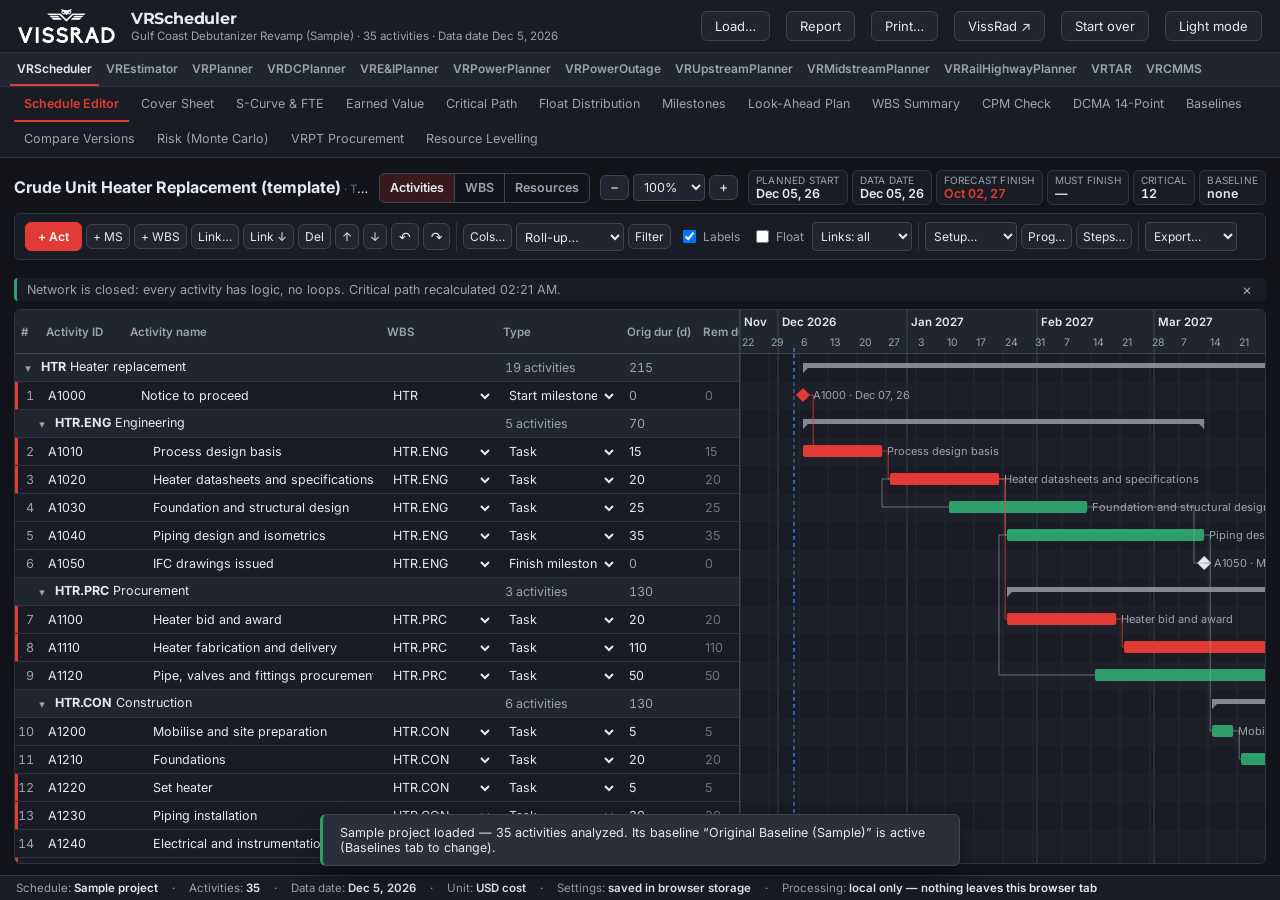
<file: index.html>
<!DOCTYPE html>
<html lang="en">
<head>
<meta charset="utf-8">
<meta name="viewport" content="width=device-width, initial-scale=1">
<title>VRScheduler — CPM schedule editor and P6 schedule analysis</title>
<meta name="description" content="VRScheduler by VissRad: a CPM schedule editor and Primavera P6 / Microsoft Project schedule analysis tool that runs in the browser — critical path, S-curve and FTE curve, earned value, float, look-ahead, WBS roll-up, baselines, DCMA 14-point checks and Monte Carlo risk. Files are read in the browser only.">
<link rel="icon" href="assets/vissrad.ico" sizes="any">
<link rel="icon" type="image/png" sizes="32x32" href="assets/app_icon_32.png">
<link rel="apple-touch-icon" href="assets/app_icon_256.png">
<meta name="theme-color" content="#0d1014">
<link rel="preconnect" href="https://fonts.googleapis.com">
<link rel="preconnect" href="https://fonts.gstatic.com" crossorigin>
<link href="https://fonts.googleapis.com/css2?family=Inter:wght@400;500;600;700&family=Montserrat:wght@600;700;800&family=JetBrains+Mono:wght@400;500&display=swap" rel="stylesheet">
<link rel="stylesheet" href="shared/shell.css?v=a19fd4256d">
<link rel="stylesheet" href="schedule.css?v=8c60e5da20">
</head>
<body>

<div id="loading">
  <img src="assets/vissrad_logo_light.png" alt="VissRad" id="load-logo">
  <div class="t">Loading VRScheduler&hellip;</div>
</div>

<div id="app" hidden>
  <nav class="tabs" id="tabs"></nav>
  <main id="views"></main>
  <footer class="statusbar" id="statusbar"></footer>
</div>
<script>window.VR_STANDALONE = { title: "VRScheduler", home: "https://vissrad.com/", homeLabel: "VissRad \u2197", up: "", toolBar: true, tools: [{ label: "VRScheduler", href: "index.html", title: "VRScheduler — CPM schedule editor and P6 schedule analysis", group: "Schedule and estimate", active: true }, { label: "VREstimator", href: "estimator/index.html", title: "VREstimator — drawing takeoff, assemblies and EPC estimating, sent to the schedule", group: "Schedule and estimate" }, { label: "VRPlanner", href: "planner/index.html", title: "VRPlanner — capital work planning: work steps, crews, equipment, loaded into the schedule", group: "Planners" }, { label: "VRDCPlanner", href: "dcplan/index.html", title: "VRDCPlanner — data center construction planning: power, cooling, white space and commissioning L1 to L5", group: "Planners" }, { label: "VRE&IPlanner", href: "eiplan/index.html", title: "VRE&IPlanner — electrical and instrumentation planning: raceway, cable, terminations, testing and loop checks", group: "Planners" }, { label: "VRPowerPlanner", href: "pwrplan/index.html", title: "VRPowerPlanner — power plant construction planning for data center campuses: engines, gas turbines, fuel cells, BESS and switchyard", group: "Planners" }, { label: "VRPowerOutage", href: "pwrout/index.html", title: "VRPowerOutage — power plant outage planning: gas turbine inspections, engine overhauls, HRSG, transformers and return to service", group: "Planners" }, { label: "VRUpstreamPlanner", href: "upplan/index.html", title: "VRUpstreamPlanner — upstream field development planning: well pads, hook-up, flowlines, central facility and first oil", group: "Planners" }, { label: "VRMidstreamPlanner", href: "midplan/index.html", title: "VRMidstreamPlanner — midstream planning: pipeline spreads, HDD and bores, compressor, pump and meter stations, terminals", group: "Planners" }, { label: "VRRailHighwayPlanner", href: "rhplan/index.html", title: "VRRailHighwayPlanner — rail and heavy highway planning: traffic phases, earthwork, paving, bridges, track, turnouts, crossings and signals", group: "Planners" }, { label: "VRTAR", href: "tar/index.html", title: "VRTAR — turnaround estimating", group: "Turnaround and maintenance" }, { label: "VRCMMS", href: "cmms/index.html", title: "VRCMMS — maintenance management: assets, work orders, preventive maintenance and backlog", group: "Turnaround and maintenance" }] };</script>
<script src="shared/lib.js?v=d5788ff27b"></script>
<script src="shared/shell.js?v=407ec79525"></script>
<script src="shared/standalone.js?v=3eeaa94984"></script>
<script src="shared/xerParser.js?v=8958ff8be5"></script>
<script src="app/metrics.js?v=67a4606bbc"></script>
<script src="app/sample.js?v=529bb6605a"></script>
<script src="app/cpm.js?v=a77a6a6006"></script>
<script src="app/editor.js?v=d672e5975f"></script>
<script src="app.js?v=218e01bc94"></script>
</body>
</html>
</file>
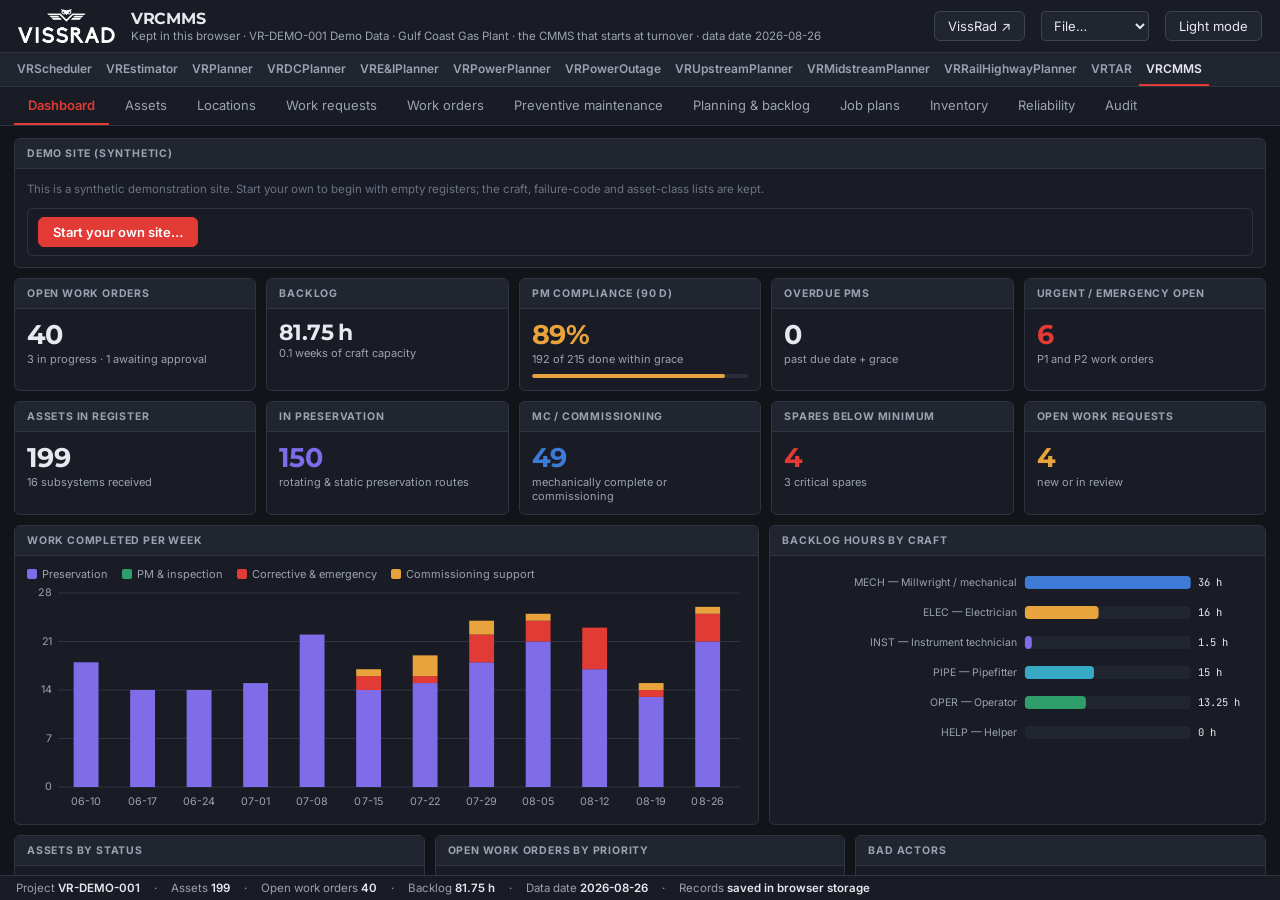
<file: cmms/index.html>
<!DOCTYPE html>
<html lang="en">
<head>
<meta charset="utf-8">
<meta name="description" content="VRCMMS by VissRad: maintenance management in the browser — asset register, work requests and work orders, preventive maintenance plans, job plans, spares, reliability and QR asset labels; the open backlog loads into the VRScheduler Schedule Editor or a VRTAR turnaround event. The demonstration site is synthetic.">
<meta name="viewport" content="width=device-width, initial-scale=1">
<title>VRCMMS — maintenance management</title>
<link rel="icon" href="../assets/vissrad.ico" sizes="any">
<link rel="icon" type="image/png" sizes="32x32" href="../assets/app_icon_32.png">
<link rel="apple-touch-icon" href="../assets/app_icon_256.png">
<meta name="theme-color" content="#0d1014">
<link rel="preconnect" href="https://fonts.googleapis.com">
<link rel="preconnect" href="https://fonts.gstatic.com" crossorigin>
<link href="https://fonts.googleapis.com/css2?family=Inter:wght@400;500;600;700&family=Montserrat:wght@600;700;800&family=JetBrains+Mono:wght@400;500&display=swap" rel="stylesheet">
<link rel="stylesheet" href="../shared/shell.css?v=a19fd4256d">
<style>
  /* Contained sub-section header inside a card body — no negative margins, so
     it can never grow the card's scrollWidth (see suite QA overflow check). */
  .subhead {
    font-size: 10.5px; font-weight: 700; letter-spacing: 0.8px;
    text-transform: uppercase; color: var(--text-dim);
    margin: 14px 0 8px; padding-top: 10px; border-top: 1px solid var(--border);
  }
  .subhead:first-child { margin-top: 0; padding-top: 0; border-top: none; }
  /* Compact tables shown inside the narrow master/detail panel: table.data's
     default nowrap lets the row's min-content width exceed the panel, so these
     are fixed-layout and allowed to wrap instead. */
  table.data.fit { table-layout: fixed; }
  table.data.fit td { white-space: nowrap; overflow: hidden; text-overflow: ellipsis; }
  table.data.fit th { white-space: nowrap; overflow: hidden; }
  table.data.fit td:last-child { overflow: visible; text-overflow: initial; }
  table.data.fit td .ghost { padding: 4px 8px; font-size: 11px; white-space: nowrap; }
  /* In-table record links */
  a.lnk { color: var(--blue); text-decoration: none; cursor: pointer; }
  a.lnk:hover { text-decoration: underline; }
</style>
</head>
<body>

<div id="loading">
  <img src="../assets/vissrad_logo_light.png" alt="VissRad" id="load-logo">
  <div class="t">Loading the maintenance register&hellip;</div>
</div>

<div id="app" hidden>
  <nav class="tabs" id="tabs"></nav>
  <main id="views"></main>
  <footer class="statusbar" id="statusbar"></footer>
</div>
<script>window.VR_STANDALONE = { title: "VRCMMS", home: "https://vissrad.com/", homeLabel: "VissRad \u2197", up: "../", toolBar: true, tools: [{ label: "VRScheduler", href: "../index.html", title: "VRScheduler — CPM schedule editor and P6 schedule analysis", group: "Schedule and estimate" }, { label: "VREstimator", href: "../estimator/index.html", title: "VREstimator — drawing takeoff, assemblies and EPC estimating, sent to the schedule", group: "Schedule and estimate" }, { label: "VRPlanner", href: "../planner/index.html", title: "VRPlanner — capital work planning: work steps, crews, equipment, loaded into the schedule", group: "Planners" }, { label: "VRDCPlanner", href: "../dcplan/index.html", title: "VRDCPlanner — data center construction planning: power, cooling, white space and commissioning L1 to L5", group: "Planners" }, { label: "VRE&IPlanner", href: "../eiplan/index.html", title: "VRE&IPlanner — electrical and instrumentation planning: raceway, cable, terminations, testing and loop checks", group: "Planners" }, { label: "VRPowerPlanner", href: "../pwrplan/index.html", title: "VRPowerPlanner — power plant construction planning for data center campuses: engines, gas turbines, fuel cells, BESS and switchyard", group: "Planners" }, { label: "VRPowerOutage", href: "../pwrout/index.html", title: "VRPowerOutage — power plant outage planning: gas turbine inspections, engine overhauls, HRSG, transformers and return to service", group: "Planners" }, { label: "VRUpstreamPlanner", href: "../upplan/index.html", title: "VRUpstreamPlanner — upstream field development planning: well pads, hook-up, flowlines, central facility and first oil", group: "Planners" }, { label: "VRMidstreamPlanner", href: "../midplan/index.html", title: "VRMidstreamPlanner — midstream planning: pipeline spreads, HDD and bores, compressor, pump and meter stations, terminals", group: "Planners" }, { label: "VRRailHighwayPlanner", href: "../rhplan/index.html", title: "VRRailHighwayPlanner — rail and heavy highway planning: traffic phases, earthwork, paving, bridges, track, turnouts, crossings and signals", group: "Planners" }, { label: "VRTAR", href: "../tar/index.html", title: "VRTAR — turnaround estimating", group: "Turnaround and maintenance" }, { label: "VRCMMS", href: "../cmms/index.html", title: "VRCMMS — maintenance management: assets, work orders, preventive maintenance and backlog", group: "Turnaround and maintenance", active: true }], file: true, schedule: "../index.html#editor" };</script>
<script src="../shared/lib.js?v=d5788ff27b"></script>
<script src="../shared/shell.js?v=407ec79525"></script>
<script src="../shared/standalone.js?v=3eeaa94984"></script>
<script src="../shared/records.js?v=4f9cf773bd"></script>
<script src="../shared/drawrefs.js?v=2928983970"></script>
<script src="data.js?v=84ac1da562"></script>
<script src="app.js?v=74f9e4e3e7"></script>
</body>
</html>
</file>
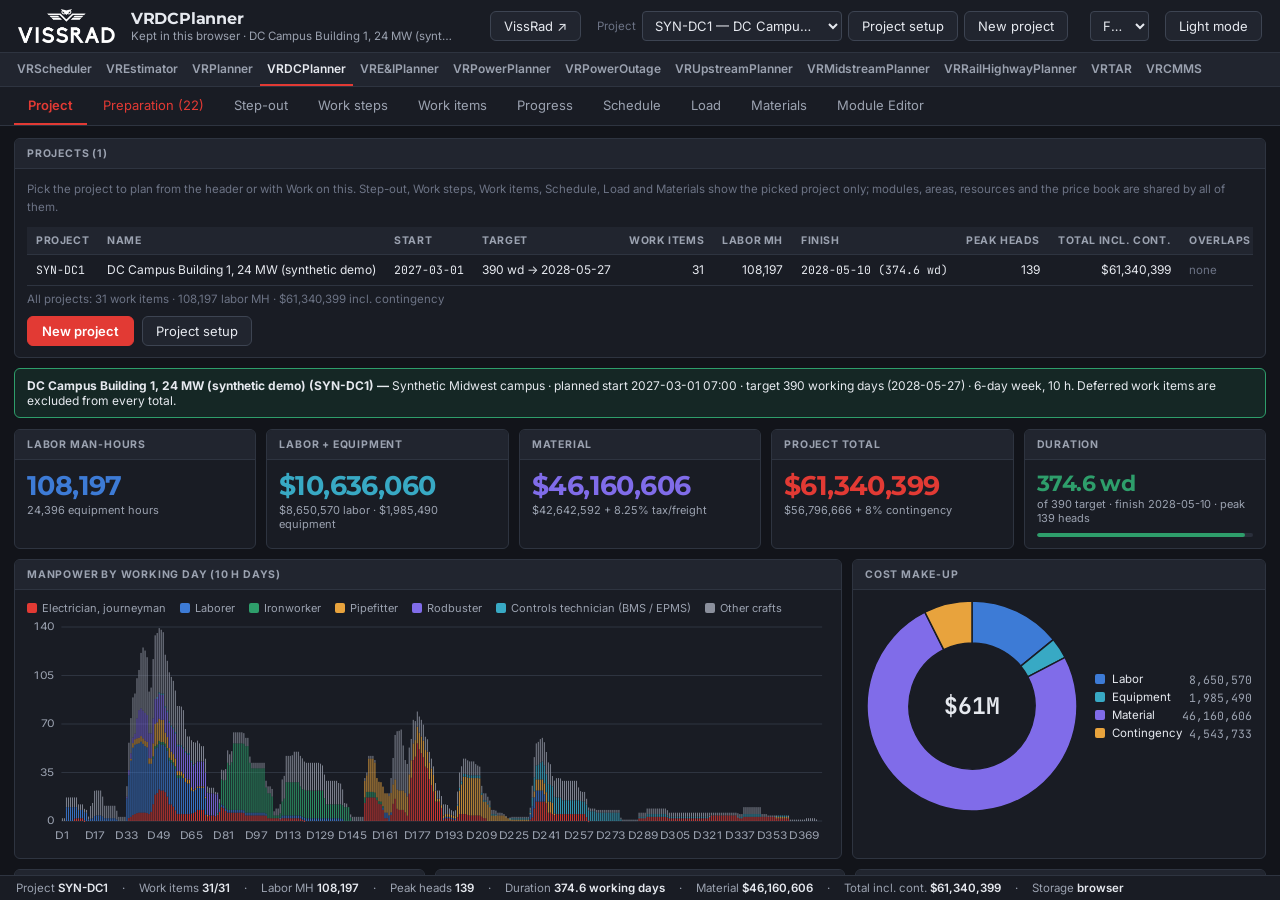
<file: dcplan/index.html>
<!DOCTYPE html>
<html lang="en">
<head>
<meta charset="utf-8">
<meta name="description" content="VRDCPlanner by VissRad: step out data center construction (site and shell, the power chain, cooling and liquid cooling, white space, fire and security, controls and commissioning L1 to L5 with the integrated systems test) into work steps, crews, equipment and materials, sequence it on a working calendar and load it into the VRScheduler Schedule Editor, Primavera P6 (XER) or Microsoft Project (MPX). Runs in the browser; the demonstration project is synthetic.">
<meta name="viewport" content="width=device-width, initial-scale=1">
<title>VRDCPlanner — data center construction planning for the schedule</title>
<link rel="icon" href="../assets/vissrad.ico" sizes="any">
<link rel="icon" type="image/png" sizes="32x32" href="../assets/app_icon_32.png">
<link rel="apple-touch-icon" href="../assets/app_icon_256.png">
<meta name="theme-color" content="#0d1014">
<link rel="preconnect" href="https://fonts.googleapis.com">
<link rel="preconnect" href="https://fonts.gstatic.com" crossorigin>
<link href="https://fonts.googleapis.com/css2?family=Inter:wght@400;500;600;700&family=Montserrat:wght@600;700;800&family=JetBrains+Mono:wght@400;500&display=swap" rel="stylesheet">
<link rel="stylesheet" href="../shared/shell.css?v=a19fd4256d">
<link rel="stylesheet" href="plan.css?v=0479fbfac0">
</head>
<body>

<div id="loading">
  <img src="../assets/vissrad_logo_light.png" alt="VissRad" id="load-logo">
  <div class="t">Loading data center module library&hellip;</div>
</div>

<div id="app" hidden>
  <nav class="tabs" id="tabs"></nav>
  <main id="views"></main>
  <footer class="statusbar" id="statusbar"></footer>
</div>

<script>window.PLANNER_FLAVOR = { id: "dcplan", key: "vissrad.dcplan", name: "VRDCPlanner", title: "VRDCPlanner · Data Center Construction Planning", lib: "VissRadDCPlanner", sector: "Data center", group: "Data hall", drawTypes: ["GAD", "SLD", "LAY", "PLN"], drawSub: "The general arrangements, single-line diagrams, equipment layouts and plans the work package is built from." };</script>
<script>window.VR_STANDALONE = { title: "VRDCPlanner", home: "https://vissrad.com/", homeLabel: "VissRad \u2197", up: "../", toolBar: true, tools: [{ label: "VRScheduler", href: "../index.html", title: "VRScheduler — CPM schedule editor and P6 schedule analysis", group: "Schedule and estimate" }, { label: "VREstimator", href: "../estimator/index.html", title: "VREstimator — drawing takeoff, assemblies and EPC estimating, sent to the schedule", group: "Schedule and estimate" }, { label: "VRPlanner", href: "../planner/index.html", title: "VRPlanner — capital work planning: work steps, crews, equipment, loaded into the schedule", group: "Planners" }, { label: "VRDCPlanner", href: "../dcplan/index.html", title: "VRDCPlanner — data center construction planning: power, cooling, white space and commissioning L1 to L5", group: "Planners", active: true }, { label: "VRE&IPlanner", href: "../eiplan/index.html", title: "VRE&IPlanner — electrical and instrumentation planning: raceway, cable, terminations, testing and loop checks", group: "Planners" }, { label: "VRPowerPlanner", href: "../pwrplan/index.html", title: "VRPowerPlanner — power plant construction planning for data center campuses: engines, gas turbines, fuel cells, BESS and switchyard", group: "Planners" }, { label: "VRPowerOutage", href: "../pwrout/index.html", title: "VRPowerOutage — power plant outage planning: gas turbine inspections, engine overhauls, HRSG, transformers and return to service", group: "Planners" }, { label: "VRUpstreamPlanner", href: "../upplan/index.html", title: "VRUpstreamPlanner — upstream field development planning: well pads, hook-up, flowlines, central facility and first oil", group: "Planners" }, { label: "VRMidstreamPlanner", href: "../midplan/index.html", title: "VRMidstreamPlanner — midstream planning: pipeline spreads, HDD and bores, compressor, pump and meter stations, terminals", group: "Planners" }, { label: "VRRailHighwayPlanner", href: "../rhplan/index.html", title: "VRRailHighwayPlanner — rail and heavy highway planning: traffic phases, earthwork, paving, bridges, track, turnouts, crossings and signals", group: "Planners" }, { label: "VRTAR", href: "../tar/index.html", title: "VRTAR — turnaround estimating", group: "Turnaround and maintenance" }, { label: "VRCMMS", href: "../cmms/index.html", title: "VRCMMS — maintenance management: assets, work orders, preventive maintenance and backlog", group: "Turnaround and maintenance" }], file: true, schedule: "../index.html#editor" };</script>
<script src="../shared/lib.js?v=d5788ff27b"></script>
<script src="../shared/shell.js?v=407ec79525"></script>
<script src="../shared/standalone.js?v=3eeaa94984"></script>
<script src="../shared/drawrefs.js?v=2928983970"></script>
<script src="../shared/zipWrite.js?v=bf99443f50"></script>
<script src="../tar/app/engine.js?v=7ae43419e9"></script>
<script src="app/writers.js?v=0f0ecb18ae"></script>
<script src="data.js?v=321d30c335"></script>
<script src="app.js?v=0de4cf29a7"></script>
</body>
</html>
</file>
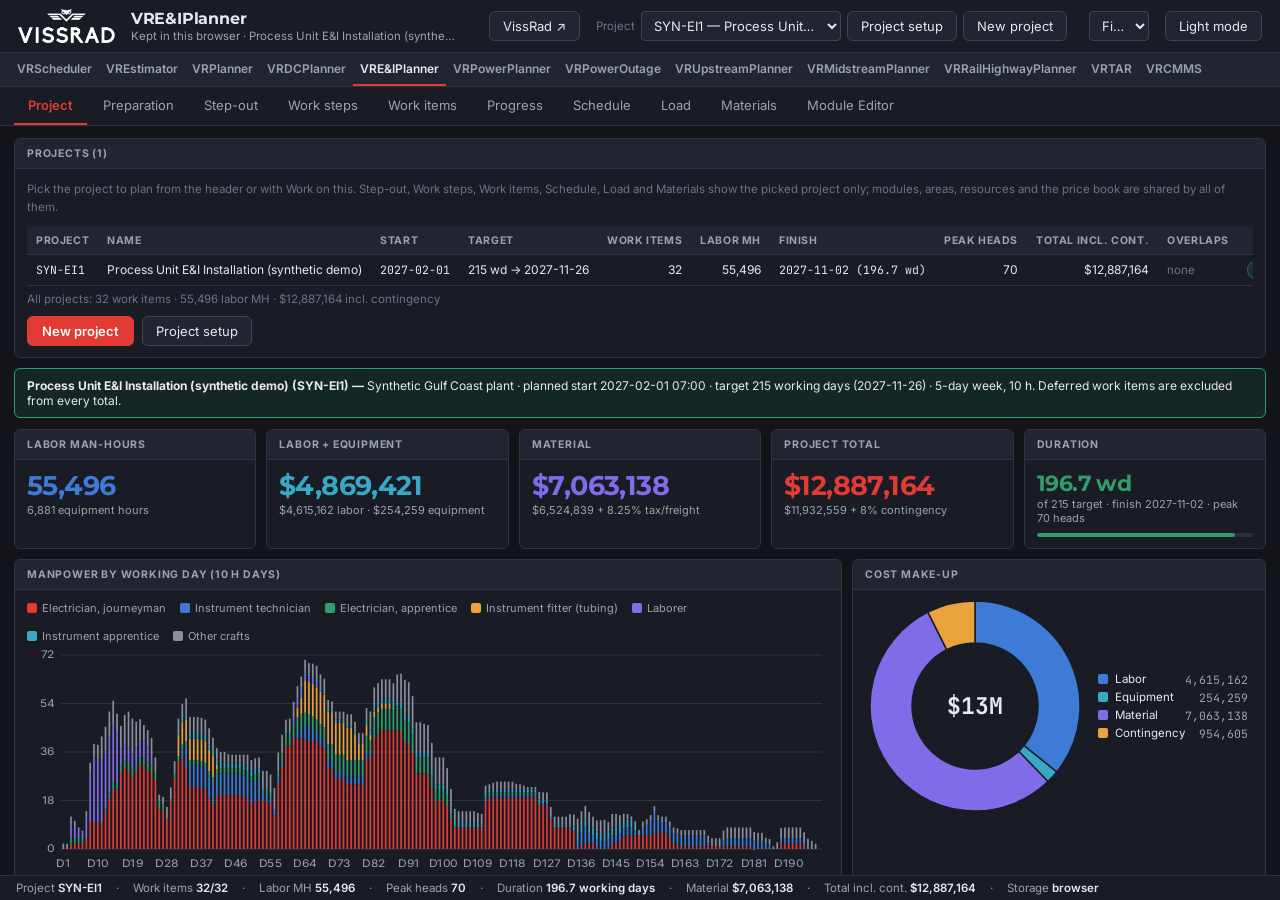
<file: eiplan/index.html>
<!DOCTYPE html>
<html lang="en">
<head>
<meta charset="utf-8">
<meta name="description" content="VRE&amp;IPlanner by VissRad: step out electrical and instrumentation installation (grounding, raceway, cable, terminations, instruments, tubing, control systems, IR and continuity, NETA testing, calibration, point-to-point and loop checks, energization and mechanical completion) into work steps, crews, equipment and materials, and load it into the VRScheduler Schedule Editor, Primavera P6 (XER) or Microsoft Project (MPX). Runs in the browser; the demonstration project is synthetic.">
<meta name="viewport" content="width=device-width, initial-scale=1">
<title>VRE&amp;IPlanner — electrical and instrumentation planning for the schedule</title>
<link rel="icon" href="../assets/vissrad.ico" sizes="any">
<link rel="icon" type="image/png" sizes="32x32" href="../assets/app_icon_32.png">
<link rel="apple-touch-icon" href="../assets/app_icon_256.png">
<meta name="theme-color" content="#0d1014">
<link rel="preconnect" href="https://fonts.googleapis.com">
<link rel="preconnect" href="https://fonts.gstatic.com" crossorigin>
<link href="https://fonts.googleapis.com/css2?family=Inter:wght@400;500;600;700&family=Montserrat:wght@600;700;800&family=JetBrains+Mono:wght@400;500&display=swap" rel="stylesheet">
<link rel="stylesheet" href="../shared/shell.css?v=a19fd4256d">
<link rel="stylesheet" href="plan.css?v=0479fbfac0">
</head>
<body>

<div id="loading">
  <img src="../assets/vissrad_logo_light.png" alt="VissRad" id="load-logo">
  <div class="t">Loading E&amp;I module library&hellip;</div>
</div>

<div id="app" hidden>
  <nav class="tabs" id="tabs"></nav>
  <main id="views"></main>
  <footer class="statusbar" id="statusbar"></footer>
</div>

<script>window.PLANNER_FLAVOR = { id: "eiplan", key: "vissrad.eiplan", name: "VRE&IPlanner", title: "VRE&IPlanner · Electrical and Instrumentation Planning", lib: "VissRadEIPlanner", sector: "Industrial E&I", group: "Process", drawTypes: ["SLD", "LOD", "CSH", "IIL", "HAC", "GAD"], drawSub: "The single-line diagrams, loop drawings, cable schedules, instrument index and hazardous-area drawings the work package is built from." };</script>
<script>window.VR_STANDALONE = { title: "VRE&IPlanner", home: "https://vissrad.com/", homeLabel: "VissRad \u2197", up: "../", toolBar: true, tools: [{ label: "VRScheduler", href: "../index.html", title: "VRScheduler — CPM schedule editor and P6 schedule analysis", group: "Schedule and estimate" }, { label: "VREstimator", href: "../estimator/index.html", title: "VREstimator — drawing takeoff, assemblies and EPC estimating, sent to the schedule", group: "Schedule and estimate" }, { label: "VRPlanner", href: "../planner/index.html", title: "VRPlanner — capital work planning: work steps, crews, equipment, loaded into the schedule", group: "Planners" }, { label: "VRDCPlanner", href: "../dcplan/index.html", title: "VRDCPlanner — data center construction planning: power, cooling, white space and commissioning L1 to L5", group: "Planners" }, { label: "VRE&IPlanner", href: "../eiplan/index.html", title: "VRE&IPlanner — electrical and instrumentation planning: raceway, cable, terminations, testing and loop checks", group: "Planners", active: true }, { label: "VRPowerPlanner", href: "../pwrplan/index.html", title: "VRPowerPlanner — power plant construction planning for data center campuses: engines, gas turbines, fuel cells, BESS and switchyard", group: "Planners" }, { label: "VRPowerOutage", href: "../pwrout/index.html", title: "VRPowerOutage — power plant outage planning: gas turbine inspections, engine overhauls, HRSG, transformers and return to service", group: "Planners" }, { label: "VRUpstreamPlanner", href: "../upplan/index.html", title: "VRUpstreamPlanner — upstream field development planning: well pads, hook-up, flowlines, central facility and first oil", group: "Planners" }, { label: "VRMidstreamPlanner", href: "../midplan/index.html", title: "VRMidstreamPlanner — midstream planning: pipeline spreads, HDD and bores, compressor, pump and meter stations, terminals", group: "Planners" }, { label: "VRRailHighwayPlanner", href: "../rhplan/index.html", title: "VRRailHighwayPlanner — rail and heavy highway planning: traffic phases, earthwork, paving, bridges, track, turnouts, crossings and signals", group: "Planners" }, { label: "VRTAR", href: "../tar/index.html", title: "VRTAR — turnaround estimating", group: "Turnaround and maintenance" }, { label: "VRCMMS", href: "../cmms/index.html", title: "VRCMMS — maintenance management: assets, work orders, preventive maintenance and backlog", group: "Turnaround and maintenance" }], file: true, schedule: "../index.html#editor" };</script>
<script src="../shared/lib.js?v=d5788ff27b"></script>
<script src="../shared/shell.js?v=407ec79525"></script>
<script src="../shared/standalone.js?v=3eeaa94984"></script>
<script src="../shared/drawrefs.js?v=2928983970"></script>
<script src="../shared/zipWrite.js?v=bf99443f50"></script>
<script src="../tar/app/engine.js?v=7ae43419e9"></script>
<script src="app/writers.js?v=0f0ecb18ae"></script>
<script src="data.js?v=df4cca97a3"></script>
<script src="app.js?v=d3c9f8df11"></script>
</body>
</html>
</file>
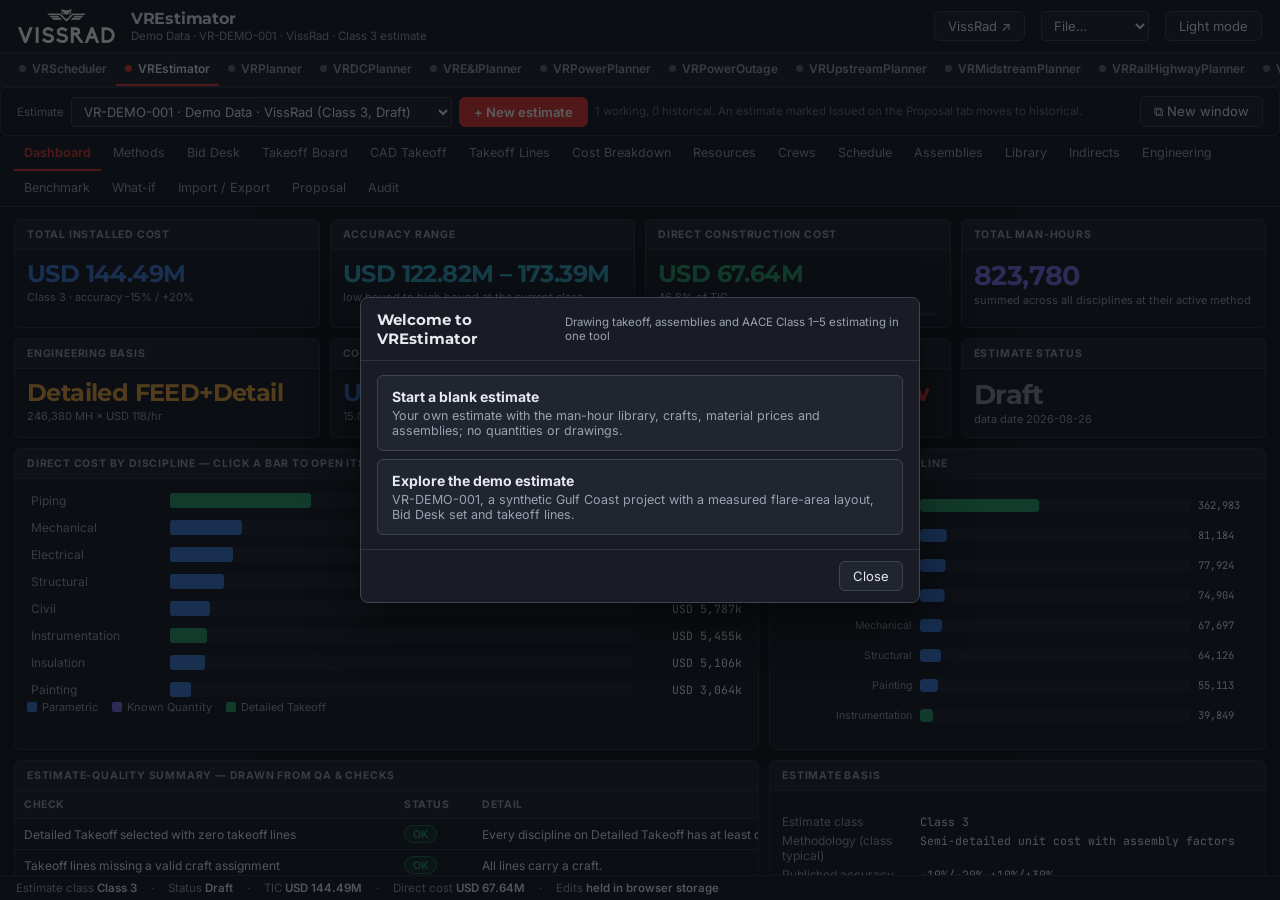
<file: estimator/index.html>
<!DOCTYPE html>
<html lang="en">
<head>
<meta charset="utf-8">
<meta name="viewport" content="width=device-width, initial-scale=1">
<title>VREstimator — Industrial Takeoff &amp; Estimating</title>
<meta name="description" content="VREstimator by VissRad: on-screen drawing takeoff with assemblies, a cost breakdown structure with labor, material, equipment and subcontract, and AACE Class 1-5 EPC estimating with man-hour libraries, Bid Desk, indirects, benchmark and what-if scenarios.">
<link rel="icon" href="assets/vissrad.ico" sizes="any">
<link rel="icon" type="image/png" sizes="32x32" href="assets/app_icon_32.png">
<link rel="apple-touch-icon" href="assets/app_icon_256.png">
<meta name="theme-color" content="#0d1014">
<link rel="preconnect" href="https://fonts.googleapis.com">
<link rel="preconnect" href="https://fonts.gstatic.com" crossorigin>
<link href="https://fonts.googleapis.com/css2?family=Inter:wght@400;500;600;700&family=Montserrat:wght@600;700;800&family=JetBrains+Mono:wght@400;500&display=swap" rel="stylesheet">
<link rel="stylesheet" href="shared/shell.css?v=29bafaa406">
<link rel="stylesheet" href="estimating.css?v=9a2b50e016">
<link rel="stylesheet" href="vrest.css?v=c938269437">
</head>
<body>

<div id="loading">
  <img src="assets/vissrad_logo_light.png" alt="VissRad" id="load-logo">
  <div class="t">Loading VREstimator&hellip;</div>
</div>

<div id="app" hidden>
  <nav class="tabs" id="tabs"></nav>
  <main id="views"></main>
  <footer class="statusbar" id="statusbar"></footer>
</div>

<script>window.VR_STANDALONE = { title: "VREstimator", home: "https://vissrad.com/", homeLabel: "VissRad \u2197", up: "../", toolBar: true, tools: [{ label: "VRScheduler", href: "../index.html", title: "VRScheduler — CPM schedule editor and P6 schedule analysis", group: "Schedule and estimate" }, { label: "VREstimator", href: "../estimator/index.html", title: "VREstimator — drawing takeoff, assemblies and EPC estimating, sent to the schedule", group: "Schedule and estimate", active: true }, { label: "VRPlanner", href: "../planner/index.html", title: "VRPlanner — capital work planning: work steps, crews, equipment, loaded into the schedule", group: "Planners" }, { label: "VRDCPlanner", href: "../dcplan/index.html", title: "VRDCPlanner — data center construction planning: power, cooling, white space and commissioning L1 to L5", group: "Planners" }, { label: "VRE&IPlanner", href: "../eiplan/index.html", title: "VRE&IPlanner — electrical and instrumentation planning: raceway, cable, terminations, testing and loop checks", group: "Planners" }, { label: "VRPowerPlanner", href: "../pwrplan/index.html", title: "VRPowerPlanner — power plant construction planning for data center campuses: engines, gas turbines, fuel cells, BESS and switchyard", group: "Planners" }, { label: "VRPowerOutage", href: "../pwrout/index.html", title: "VRPowerOutage — power plant outage planning: gas turbine inspections, engine overhauls, HRSG, transformers and return to service", group: "Planners" }, { label: "VRUpstreamPlanner", href: "../upplan/index.html", title: "VRUpstreamPlanner — upstream field development planning: well pads, hook-up, flowlines, central facility and first oil", group: "Planners" }, { label: "VRMidstreamPlanner", href: "../midplan/index.html", title: "VRMidstreamPlanner — midstream planning: pipeline spreads, HDD and bores, compressor, pump and meter stations, terminals", group: "Planners" }, { label: "VRRailHighwayPlanner", href: "../rhplan/index.html", title: "VRRailHighwayPlanner — rail and heavy highway planning: traffic phases, earthwork, paving, bridges, track, turnouts, crossings and signals", group: "Planners" }, { label: "VRTAR", href: "../tar/index.html", title: "VRTAR — turnaround estimating", group: "Turnaround and maintenance" }, { label: "VRCMMS", href: "../cmms/index.html", title: "VRCMMS — maintenance management: assets, work orders, preventive maintenance and backlog", group: "Turnaround and maintenance" }], file: true, schedule: "../index.html#editor" };</script>
<script src="shared/lib.js?v=d5788ff27b"></script>
<script src="shared/shell.js?v=a068e49b96"></script>
<script src="shared/standalone.js?v=df6241ee6f"></script>
<script src="shared/drawrefs.js?v=50d52076ea"></script>
<script src="shared/sheetio.js?v=32e1190cd3"></script>
<script src="pdftakeoff.js?v=6d6e8a94b5"></script>
<script src="board.js?v=e53436ddc1"></script>
<script src="cbs.js?v=21174ff2e7"></script>
<script src="crews.js?v=e111138336"></script>
<script src="dxf.js?v=f7943d93e5"></script>
<script src="samples/cad/cad-demo.js?v=9e3c5568d5"></script>
<script src="cadtakeoff.js?v=3b4f947d29"></script>
<script src="vendor/vrtar-writers.js?v=766750a336"></script>
<script src="schedule.js?v=ea4347a707"></script>
<script src="xio.js?v=e7962816ef"></script>
<script src="data.js?v=c3e1e9d1c0"></script>
<script src="app.js?v=a07875cb33"></script>
</body>
</html>
</file>
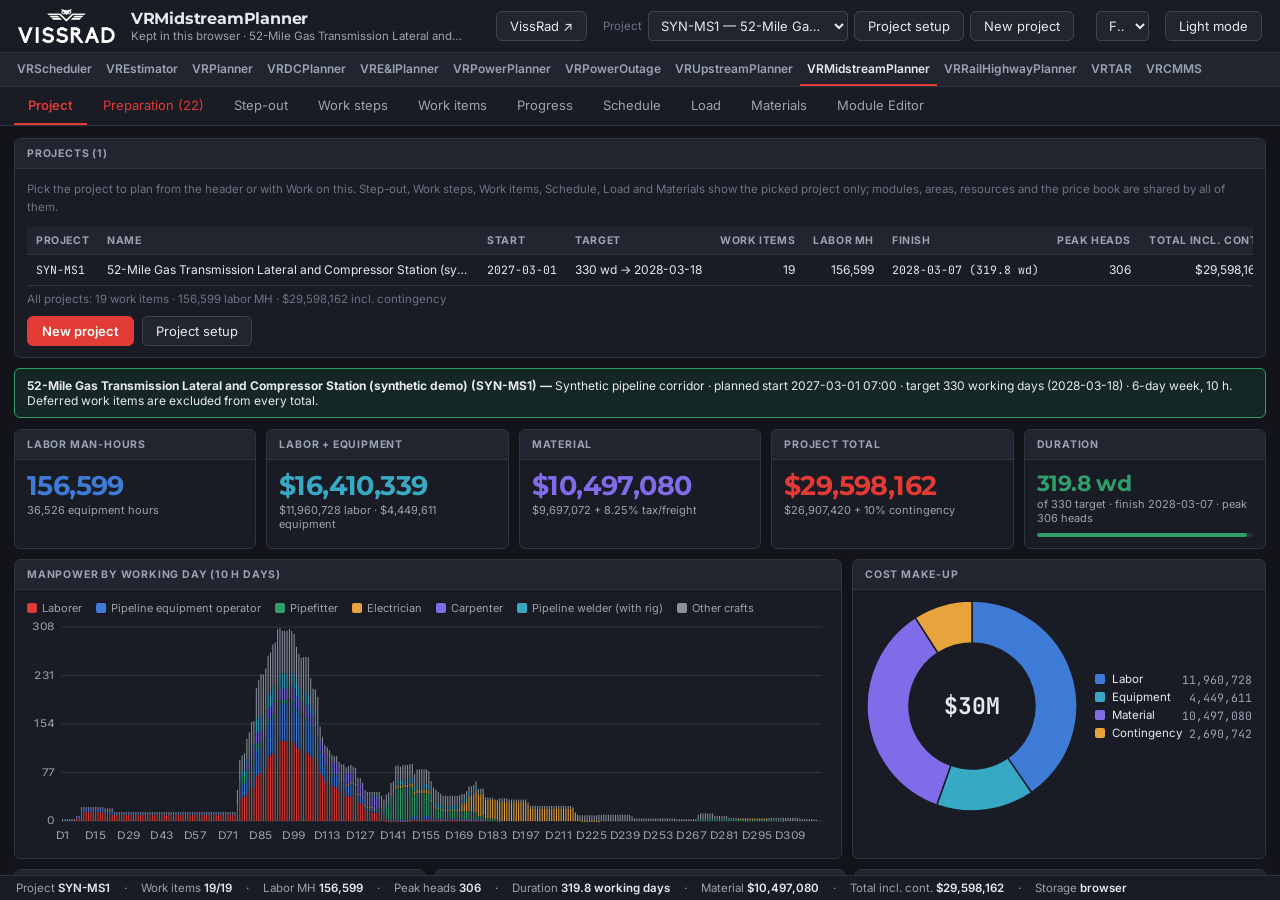
<file: midplan/index.html>
<!DOCTYPE html>
<html lang="en">
<head>
<meta charset="utf-8">
<meta name="description" content="VRMidstreamPlanner by VissRad: plan pipeline spreads section by section (clear and grade, string, bend, weld, NDE, coat, ditch, lower in, backfill, tie-ins, hydrotest and restoration), HDD, bores and water crossings, valve sites and pig traps, cathodic protection, compressor, pump and meter stations, terminal tanks and loading, modular gas processing, SCADA, line fill and in-service, as work steps, crews, equipment and materials, and load it into the VRScheduler Schedule Editor, Primavera P6 (XER) or Microsoft Project (MPX). Runs in the browser; the demonstration project is synthetic.">
<meta name="viewport" content="width=device-width, initial-scale=1">
<title>VRMidstreamPlanner — pipeline and station construction planning for the schedule</title>
<link rel="icon" href="../assets/vissrad.ico" sizes="any">
<link rel="icon" type="image/png" sizes="32x32" href="../assets/app_icon_32.png">
<link rel="apple-touch-icon" href="../assets/app_icon_256.png">
<meta name="theme-color" content="#0d1014">
<link rel="preconnect" href="https://fonts.googleapis.com">
<link rel="preconnect" href="https://fonts.gstatic.com" crossorigin>
<link href="https://fonts.googleapis.com/css2?family=Inter:wght@400;500;600;700&family=Montserrat:wght@600;700;800&family=JetBrains+Mono:wght@400;500&display=swap" rel="stylesheet">
<link rel="stylesheet" href="../shared/shell.css?v=a19fd4256d">
<link rel="stylesheet" href="plan.css?v=0479fbfac0">
</head>
<body>

<div id="loading">
  <img src="../assets/vissrad_logo_light.png" alt="VissRad" id="load-logo">
  <div class="t">Loading midstream module library&hellip;</div>
</div>

<div id="app" hidden>
  <nav class="tabs" id="tabs"></nav>
  <main id="views"></main>
  <footer class="statusbar" id="statusbar"></footer>
</div>

<script>window.PLANNER_FLAVOR = { id: "midplan", key: "vissrad.midplan", name: "VRMidstreamPlanner", title: "VRMidstreamPlanner · Pipeline and Station Construction Planning", lib: "VissRadMidstreamPlanner", sector: "Midstream oil and gas", group: "Pipeline", drawTypes: ["ALN", "XNG", "PID", "LAY", "GAD", "SLD"], drawSub: "The alignment sheets, crossing drawings, P&IDs, station layouts and single-lines the work package is built from." };</script>
<script>window.VR_STANDALONE = { title: "VRMidstreamPlanner", home: "https://vissrad.com/", homeLabel: "VissRad \u2197", up: "../", toolBar: true, tools: [{ label: "VRScheduler", href: "../index.html", title: "VRScheduler — CPM schedule editor and P6 schedule analysis", group: "Schedule and estimate" }, { label: "VREstimator", href: "../estimator/index.html", title: "VREstimator — drawing takeoff, assemblies and EPC estimating, sent to the schedule", group: "Schedule and estimate" }, { label: "VRPlanner", href: "../planner/index.html", title: "VRPlanner — capital work planning: work steps, crews, equipment, loaded into the schedule", group: "Planners" }, { label: "VRDCPlanner", href: "../dcplan/index.html", title: "VRDCPlanner — data center construction planning: power, cooling, white space and commissioning L1 to L5", group: "Planners" }, { label: "VRE&IPlanner", href: "../eiplan/index.html", title: "VRE&IPlanner — electrical and instrumentation planning: raceway, cable, terminations, testing and loop checks", group: "Planners" }, { label: "VRPowerPlanner", href: "../pwrplan/index.html", title: "VRPowerPlanner — power plant construction planning for data center campuses: engines, gas turbines, fuel cells, BESS and switchyard", group: "Planners" }, { label: "VRPowerOutage", href: "../pwrout/index.html", title: "VRPowerOutage — power plant outage planning: gas turbine inspections, engine overhauls, HRSG, transformers and return to service", group: "Planners" }, { label: "VRUpstreamPlanner", href: "../upplan/index.html", title: "VRUpstreamPlanner — upstream field development planning: well pads, hook-up, flowlines, central facility and first oil", group: "Planners" }, { label: "VRMidstreamPlanner", href: "../midplan/index.html", title: "VRMidstreamPlanner — midstream planning: pipeline spreads, HDD and bores, compressor, pump and meter stations, terminals", group: "Planners", active: true }, { label: "VRRailHighwayPlanner", href: "../rhplan/index.html", title: "VRRailHighwayPlanner — rail and heavy highway planning: traffic phases, earthwork, paving, bridges, track, turnouts, crossings and signals", group: "Planners" }, { label: "VRTAR", href: "../tar/index.html", title: "VRTAR — turnaround estimating", group: "Turnaround and maintenance" }, { label: "VRCMMS", href: "../cmms/index.html", title: "VRCMMS — maintenance management: assets, work orders, preventive maintenance and backlog", group: "Turnaround and maintenance" }], file: true, schedule: "../index.html#editor" };</script>
<script src="../shared/lib.js?v=d5788ff27b"></script>
<script src="../shared/shell.js?v=407ec79525"></script>
<script src="../shared/standalone.js?v=3eeaa94984"></script>
<script src="../shared/drawrefs.js?v=2928983970"></script>
<script src="../shared/zipWrite.js?v=bf99443f50"></script>
<script src="../tar/app/engine.js?v=7ae43419e9"></script>
<script src="app/writers.js?v=0f0ecb18ae"></script>
<script src="data.js?v=7496562660"></script>
<script src="app.js?v=b509a8bfd9"></script>
</body>
</html>
</file>
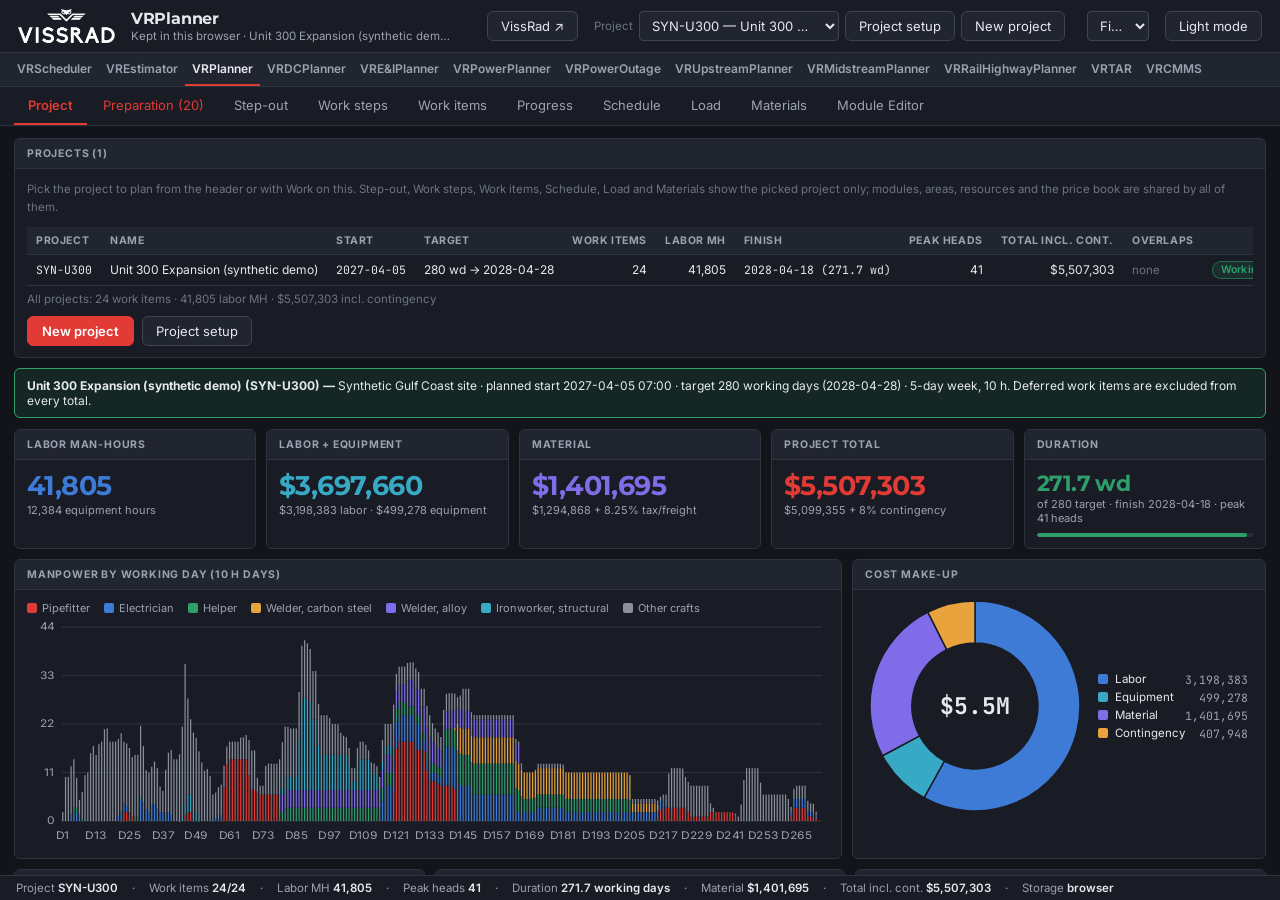
<file: planner/index.html>
<!DOCTYPE html>
<html lang="en">
<head>
<meta charset="utf-8">
<meta name="description" content="VRPlanner by VissRad: step out the work of a capital project into work steps, crew sizes, craft hours, equipment and materials, sequence it on a working calendar and load it into the VRScheduler Schedule Editor, Primavera P6 (XER) or Microsoft Project (MPX). Runs in the browser; the demonstration project is synthetic.">
<meta name="viewport" content="width=device-width, initial-scale=1">
<title>VRPlanner — capital work planning for the schedule</title>
<link rel="icon" href="../assets/vissrad.ico" sizes="any">
<link rel="icon" type="image/png" sizes="32x32" href="../assets/app_icon_32.png">
<link rel="apple-touch-icon" href="../assets/app_icon_256.png">
<meta name="theme-color" content="#0d1014">
<link rel="preconnect" href="https://fonts.googleapis.com">
<link rel="preconnect" href="https://fonts.gstatic.com" crossorigin>
<link href="https://fonts.googleapis.com/css2?family=Inter:wght@400;500;600;700&family=Montserrat:wght@600;700;800&family=JetBrains+Mono:wght@400;500&display=swap" rel="stylesheet">
<link rel="stylesheet" href="../shared/shell.css?v=a19fd4256d">
<link rel="stylesheet" href="plan.css?v=0479fbfac0">
</head>
<body>

<div id="loading">
  <img src="../assets/vissrad_logo_light.png" alt="VissRad" id="load-logo">
  <div class="t">Loading capital work module library&hellip;</div>
</div>

<div id="app" hidden>
  <nav class="tabs" id="tabs"></nav>
  <main id="views"></main>
  <footer class="statusbar" id="statusbar"></footer>
</div>
<script>window.VR_STANDALONE = { title: "VRPlanner", home: "https://vissrad.com/", homeLabel: "VissRad \u2197", up: "../", toolBar: true, tools: [{ label: "VRScheduler", href: "../index.html", title: "VRScheduler — CPM schedule editor and P6 schedule analysis", group: "Schedule and estimate" }, { label: "VREstimator", href: "../estimator/index.html", title: "VREstimator — drawing takeoff, assemblies and EPC estimating, sent to the schedule", group: "Schedule and estimate" }, { label: "VRPlanner", href: "../planner/index.html", title: "VRPlanner — capital work planning: work steps, crews, equipment, loaded into the schedule", group: "Planners", active: true }, { label: "VRDCPlanner", href: "../dcplan/index.html", title: "VRDCPlanner — data center construction planning: power, cooling, white space and commissioning L1 to L5", group: "Planners" }, { label: "VRE&IPlanner", href: "../eiplan/index.html", title: "VRE&IPlanner — electrical and instrumentation planning: raceway, cable, terminations, testing and loop checks", group: "Planners" }, { label: "VRPowerPlanner", href: "../pwrplan/index.html", title: "VRPowerPlanner — power plant construction planning for data center campuses: engines, gas turbines, fuel cells, BESS and switchyard", group: "Planners" }, { label: "VRPowerOutage", href: "../pwrout/index.html", title: "VRPowerOutage — power plant outage planning: gas turbine inspections, engine overhauls, HRSG, transformers and return to service", group: "Planners" }, { label: "VRUpstreamPlanner", href: "../upplan/index.html", title: "VRUpstreamPlanner — upstream field development planning: well pads, hook-up, flowlines, central facility and first oil", group: "Planners" }, { label: "VRMidstreamPlanner", href: "../midplan/index.html", title: "VRMidstreamPlanner — midstream planning: pipeline spreads, HDD and bores, compressor, pump and meter stations, terminals", group: "Planners" }, { label: "VRRailHighwayPlanner", href: "../rhplan/index.html", title: "VRRailHighwayPlanner — rail and heavy highway planning: traffic phases, earthwork, paving, bridges, track, turnouts, crossings and signals", group: "Planners" }, { label: "VRTAR", href: "../tar/index.html", title: "VRTAR — turnaround estimating", group: "Turnaround and maintenance" }, { label: "VRCMMS", href: "../cmms/index.html", title: "VRCMMS — maintenance management: assets, work orders, preventive maintenance and backlog", group: "Turnaround and maintenance" }], file: true, schedule: "../index.html#editor" };</script>
<script src="../shared/lib.js?v=d5788ff27b"></script>
<script src="../shared/shell.js?v=407ec79525"></script>
<script src="../shared/standalone.js?v=3eeaa94984"></script>
<script src="../shared/drawrefs.js?v=2928983970"></script>
<script src="../shared/zipWrite.js?v=bf99443f50"></script>
<script src="../tar/app/engine.js?v=7ae43419e9"></script>
<script src="app/writers.js?v=0f0ecb18ae"></script>
<script src="data.js?v=fcaee14514"></script>
<script src="app.js?v=8ccde115ea"></script>
</body>
</html>
</file>
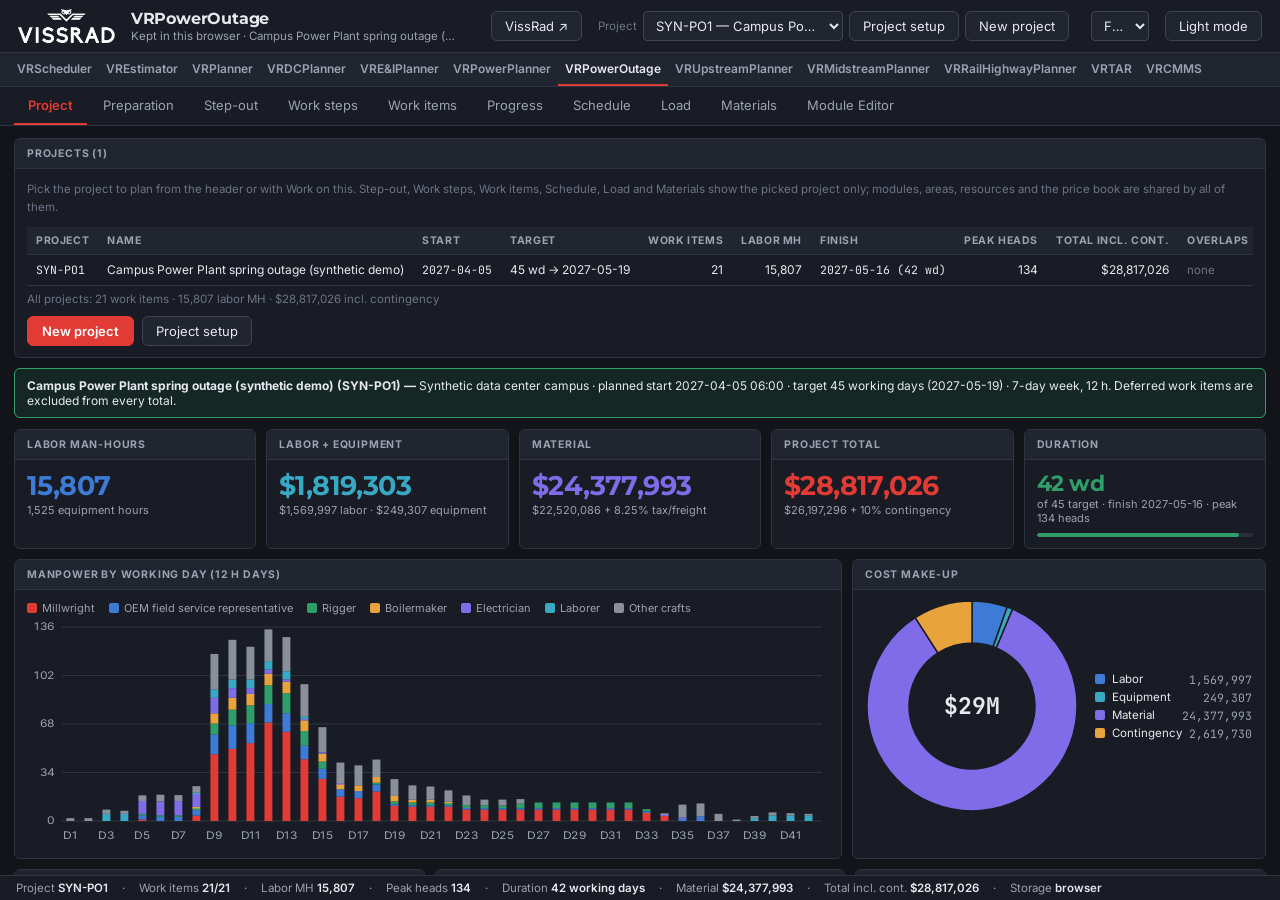
<file: pwrout/index.html>
<!DOCTYPE html>
<html lang="en">
<head>
<meta charset="utf-8">
<meta name="description" content="VRPowerOutage by VissRad: plan outages on data center power plants (gas turbine combustion, hot gas path and major inspections, aeroderivative engine swaps, reciprocating engine overhauls, generators, HRSG and steam turbine, catalyst, fuel cell stacks, BESS augmentation, transformers, switchyard and protection, return to service) as work steps, crews, equipment and materials on a 7-day outage calendar, and load it into the VRScheduler Schedule Editor, Primavera P6 (XER) or Microsoft Project (MPX). Runs in the browser; the demonstration outage is synthetic.">
<meta name="viewport" content="width=device-width, initial-scale=1">
<title>VRPowerOutage — power plant outage planning for the schedule</title>
<link rel="icon" href="../assets/vissrad.ico" sizes="any">
<link rel="icon" type="image/png" sizes="32x32" href="../assets/app_icon_32.png">
<link rel="apple-touch-icon" href="../assets/app_icon_256.png">
<meta name="theme-color" content="#0d1014">
<link rel="preconnect" href="https://fonts.googleapis.com">
<link rel="preconnect" href="https://fonts.gstatic.com" crossorigin>
<link href="https://fonts.googleapis.com/css2?family=Inter:wght@400;500;600;700&family=Montserrat:wght@600;700;800&family=JetBrains+Mono:wght@400;500&display=swap" rel="stylesheet">
<link rel="stylesheet" href="../shared/shell.css?v=a19fd4256d">
<link rel="stylesheet" href="plan.css?v=0479fbfac0">
</head>
<body>

<div id="loading">
  <img src="../assets/vissrad_logo_light.png" alt="VissRad" id="load-logo">
  <div class="t">Loading outage module library&hellip;</div>
</div>

<div id="app" hidden>
  <nav class="tabs" id="tabs"></nav>
  <main id="views"></main>
  <footer class="statusbar" id="statusbar"></footer>
</div>

<script>window.PLANNER_FLAVOR = { id: "pwrout", key: "vissrad.pwrout", name: "VRPowerOutage", title: "VRPowerOutage · Power Plant Outage Planning", lib: "VissRadPowerOutage", sector: "Power generation", group: "Outage", drawTypes: ["GAD", "PID", "SLD", "PRC", "VND"], drawSub: "The general arrangements, P&IDs, single-lines, procedures and OEM documents the outage work package is built from." };</script>
<script>window.VR_STANDALONE = { title: "VRPowerOutage", home: "https://vissrad.com/", homeLabel: "VissRad \u2197", up: "../", toolBar: true, tools: [{ label: "VRScheduler", href: "../index.html", title: "VRScheduler — CPM schedule editor and P6 schedule analysis", group: "Schedule and estimate" }, { label: "VREstimator", href: "../estimator/index.html", title: "VREstimator — drawing takeoff, assemblies and EPC estimating, sent to the schedule", group: "Schedule and estimate" }, { label: "VRPlanner", href: "../planner/index.html", title: "VRPlanner — capital work planning: work steps, crews, equipment, loaded into the schedule", group: "Planners" }, { label: "VRDCPlanner", href: "../dcplan/index.html", title: "VRDCPlanner — data center construction planning: power, cooling, white space and commissioning L1 to L5", group: "Planners" }, { label: "VRE&IPlanner", href: "../eiplan/index.html", title: "VRE&IPlanner — electrical and instrumentation planning: raceway, cable, terminations, testing and loop checks", group: "Planners" }, { label: "VRPowerPlanner", href: "../pwrplan/index.html", title: "VRPowerPlanner — power plant construction planning for data center campuses: engines, gas turbines, fuel cells, BESS and switchyard", group: "Planners" }, { label: "VRPowerOutage", href: "../pwrout/index.html", title: "VRPowerOutage — power plant outage planning: gas turbine inspections, engine overhauls, HRSG, transformers and return to service", group: "Planners", active: true }, { label: "VRUpstreamPlanner", href: "../upplan/index.html", title: "VRUpstreamPlanner — upstream field development planning: well pads, hook-up, flowlines, central facility and first oil", group: "Planners" }, { label: "VRMidstreamPlanner", href: "../midplan/index.html", title: "VRMidstreamPlanner — midstream planning: pipeline spreads, HDD and bores, compressor, pump and meter stations, terminals", group: "Planners" }, { label: "VRRailHighwayPlanner", href: "../rhplan/index.html", title: "VRRailHighwayPlanner — rail and heavy highway planning: traffic phases, earthwork, paving, bridges, track, turnouts, crossings and signals", group: "Planners" }, { label: "VRTAR", href: "../tar/index.html", title: "VRTAR — turnaround estimating", group: "Turnaround and maintenance" }, { label: "VRCMMS", href: "../cmms/index.html", title: "VRCMMS — maintenance management: assets, work orders, preventive maintenance and backlog", group: "Turnaround and maintenance" }], file: true, schedule: "../index.html#editor" };</script>
<script src="../shared/lib.js?v=d5788ff27b"></script>
<script src="../shared/shell.js?v=407ec79525"></script>
<script src="../shared/standalone.js?v=3eeaa94984"></script>
<script src="../shared/drawrefs.js?v=2928983970"></script>
<script src="../shared/zipWrite.js?v=bf99443f50"></script>
<script src="../tar/app/engine.js?v=7ae43419e9"></script>
<script src="app/writers.js?v=0f0ecb18ae"></script>
<script src="data.js?v=595a69b462"></script>
<script src="app.js?v=96220746b0"></script>
</body>
</html>
</file>
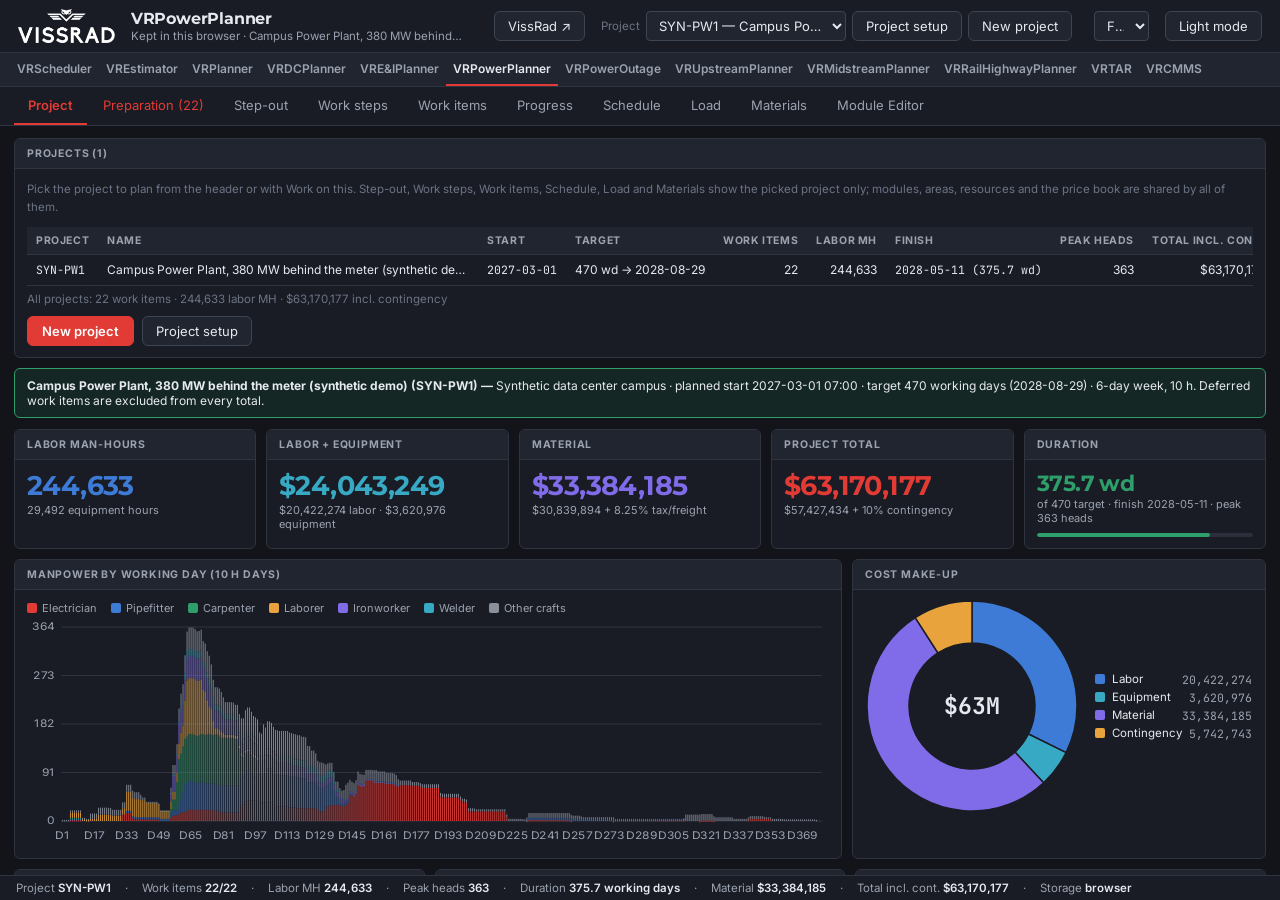
<file: pwrplan/index.html>
<!DOCTYPE html>
<html lang="en">
<head>
<meta charset="utf-8">
<meta name="description" content="VRPowerPlanner by VissRad: step out construction of the on-site power plants that serve data center campuses (reciprocating gas engines, aeroderivative and frame gas turbines, combined cycle, solid-oxide fuel cells, battery storage, solar, fuel gas yard, step-up transformers, switchyard and MV feeders to the data halls, through first fire, emissions, load-step and islanding tests) into work steps, crews, equipment and materials, and load it into the VRScheduler Schedule Editor, Primavera P6 (XER) or Microsoft Project (MPX). Runs in the browser; the demonstration project is synthetic.">
<meta name="viewport" content="width=device-width, initial-scale=1">
<title>VRPowerPlanner — power plant construction planning for the schedule</title>
<link rel="icon" href="../assets/vissrad.ico" sizes="any">
<link rel="icon" type="image/png" sizes="32x32" href="../assets/app_icon_32.png">
<link rel="apple-touch-icon" href="../assets/app_icon_256.png">
<meta name="theme-color" content="#0d1014">
<link rel="preconnect" href="https://fonts.googleapis.com">
<link rel="preconnect" href="https://fonts.gstatic.com" crossorigin>
<link href="https://fonts.googleapis.com/css2?family=Inter:wght@400;500;600;700&family=Montserrat:wght@600;700;800&family=JetBrains+Mono:wght@400;500&display=swap" rel="stylesheet">
<link rel="stylesheet" href="../shared/shell.css?v=a19fd4256d">
<link rel="stylesheet" href="plan.css?v=0479fbfac0">
</head>
<body>

<div id="loading">
  <img src="../assets/vissrad_logo_light.png" alt="VissRad" id="load-logo">
  <div class="t">Loading power plant module library&hellip;</div>
</div>

<div id="app" hidden>
  <nav class="tabs" id="tabs"></nav>
  <main id="views"></main>
  <footer class="statusbar" id="statusbar"></footer>
</div>

<script>window.PLANNER_FLAVOR = { id: "pwrplan", key: "vissrad.pwrplan", name: "VRPowerPlanner", title: "VRPowerPlanner · Power Plant Construction Planning", lib: "VissRadPowerPlanner", sector: "Power generation", group: "Generation", drawTypes: ["GAD", "SLD", "PID", "LAY", "PLN"], drawSub: "The general arrangements, single-lines, P&IDs and plot plans the power plant work package is built from." };</script>
<script>window.VR_STANDALONE = { title: "VRPowerPlanner", home: "https://vissrad.com/", homeLabel: "VissRad \u2197", up: "../", toolBar: true, tools: [{ label: "VRScheduler", href: "../index.html", title: "VRScheduler — CPM schedule editor and P6 schedule analysis", group: "Schedule and estimate" }, { label: "VREstimator", href: "../estimator/index.html", title: "VREstimator — drawing takeoff, assemblies and EPC estimating, sent to the schedule", group: "Schedule and estimate" }, { label: "VRPlanner", href: "../planner/index.html", title: "VRPlanner — capital work planning: work steps, crews, equipment, loaded into the schedule", group: "Planners" }, { label: "VRDCPlanner", href: "../dcplan/index.html", title: "VRDCPlanner — data center construction planning: power, cooling, white space and commissioning L1 to L5", group: "Planners" }, { label: "VRE&IPlanner", href: "../eiplan/index.html", title: "VRE&IPlanner — electrical and instrumentation planning: raceway, cable, terminations, testing and loop checks", group: "Planners" }, { label: "VRPowerPlanner", href: "../pwrplan/index.html", title: "VRPowerPlanner — power plant construction planning for data center campuses: engines, gas turbines, fuel cells, BESS and switchyard", group: "Planners", active: true }, { label: "VRPowerOutage", href: "../pwrout/index.html", title: "VRPowerOutage — power plant outage planning: gas turbine inspections, engine overhauls, HRSG, transformers and return to service", group: "Planners" }, { label: "VRUpstreamPlanner", href: "../upplan/index.html", title: "VRUpstreamPlanner — upstream field development planning: well pads, hook-up, flowlines, central facility and first oil", group: "Planners" }, { label: "VRMidstreamPlanner", href: "../midplan/index.html", title: "VRMidstreamPlanner — midstream planning: pipeline spreads, HDD and bores, compressor, pump and meter stations, terminals", group: "Planners" }, { label: "VRRailHighwayPlanner", href: "../rhplan/index.html", title: "VRRailHighwayPlanner — rail and heavy highway planning: traffic phases, earthwork, paving, bridges, track, turnouts, crossings and signals", group: "Planners" }, { label: "VRTAR", href: "../tar/index.html", title: "VRTAR — turnaround estimating", group: "Turnaround and maintenance" }, { label: "VRCMMS", href: "../cmms/index.html", title: "VRCMMS — maintenance management: assets, work orders, preventive maintenance and backlog", group: "Turnaround and maintenance" }], file: true, schedule: "../index.html#editor" };</script>
<script src="../shared/lib.js?v=d5788ff27b"></script>
<script src="../shared/shell.js?v=407ec79525"></script>
<script src="../shared/standalone.js?v=3eeaa94984"></script>
<script src="../shared/drawrefs.js?v=2928983970"></script>
<script src="../shared/zipWrite.js?v=bf99443f50"></script>
<script src="../tar/app/engine.js?v=7ae43419e9"></script>
<script src="app/writers.js?v=0f0ecb18ae"></script>
<script src="data.js?v=35e445402d"></script>
<script src="app.js?v=20e6da677c"></script>
</body>
</html>
</file>
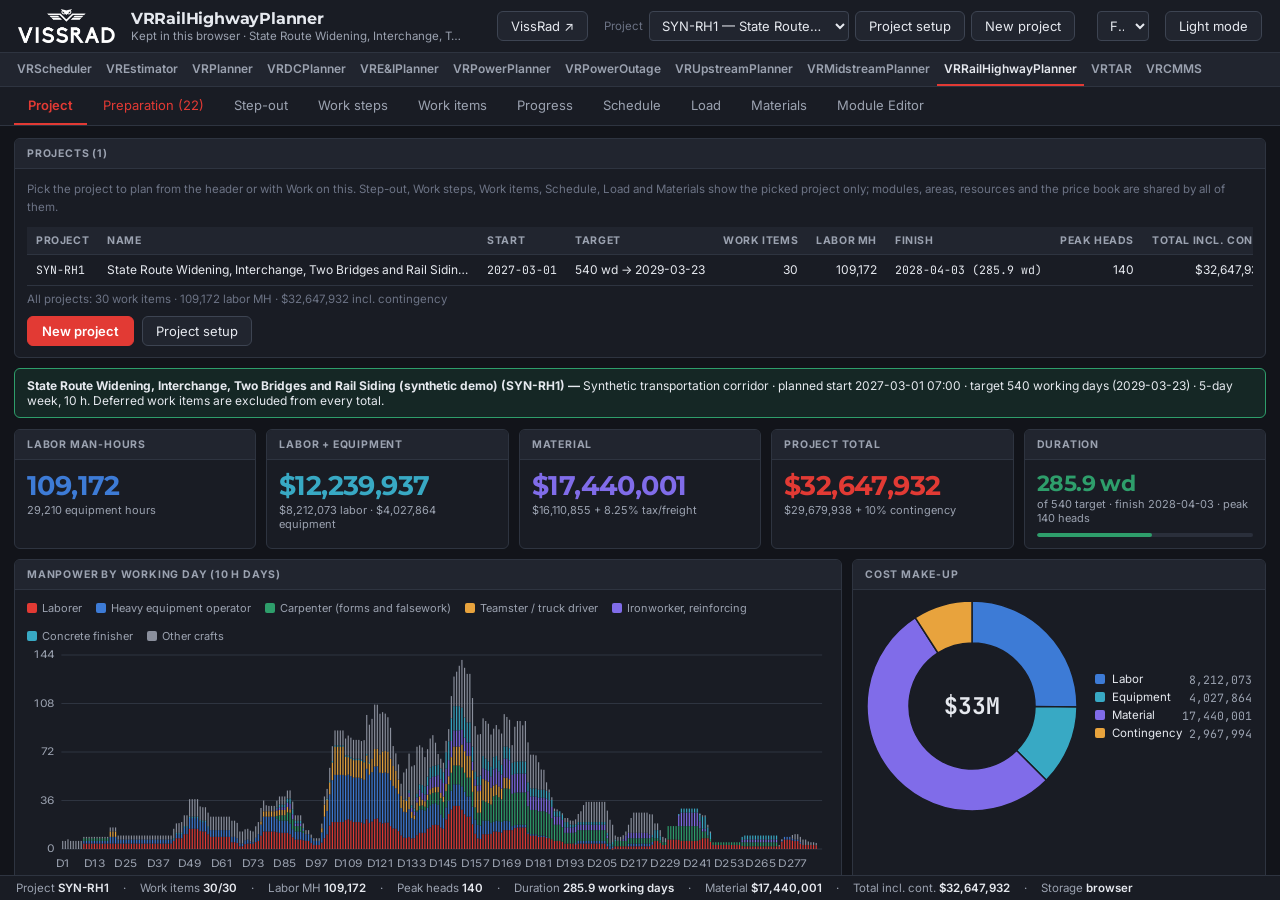
<file: rhplan/index.html>
<!DOCTYPE html>
<html lang="en">
<head>
<meta charset="utf-8">
<meta name="description" content="VRRailHighwayPlanner by VissRad: plan highway, bridge and rail construction (maintenance of traffic by phase, railroad flagging and track-time windows, earthwork, drainage and culverts, retaining walls, asphalt and concrete paving, piles and drilled shafts, substructure, girder erection, decks and bridge rehabilitation, track bed, new track, turnouts, CWR, grade crossings, tie and surfacing programs, signals and PTC, catenary, platforms, lighting and ITS, signing and guardrail) as work steps, crews, equipment and materials, and load it into the VRScheduler Schedule Editor, Primavera P6 (XER) or Microsoft Project (MPX). Runs in the browser; the demonstration project is synthetic.">
<meta name="viewport" content="width=device-width, initial-scale=1">
<title>VRRailHighwayPlanner — rail and heavy highway construction planning for the schedule</title>
<link rel="icon" href="../assets/vissrad.ico" sizes="any">
<link rel="icon" type="image/png" sizes="32x32" href="../assets/app_icon_32.png">
<link rel="apple-touch-icon" href="../assets/app_icon_256.png">
<meta name="theme-color" content="#0d1014">
<link rel="preconnect" href="https://fonts.googleapis.com">
<link rel="preconnect" href="https://fonts.gstatic.com" crossorigin>
<link href="https://fonts.googleapis.com/css2?family=Inter:wght@400;500;600;700&family=Montserrat:wght@600;700;800&family=JetBrains+Mono:wght@400;500&display=swap" rel="stylesheet">
<link rel="stylesheet" href="../shared/shell.css?v=a19fd4256d">
<link rel="stylesheet" href="plan.css?v=0479fbfac0">
</head>
<body>

<div id="loading">
  <img src="../assets/vissrad_logo_light.png" alt="VissRad" id="load-logo">
  <div class="t">Loading rail and highway module library&hellip;</div>
</div>

<div id="app" hidden>
  <nav class="tabs" id="tabs"></nav>
  <main id="views"></main>
  <footer class="statusbar" id="statusbar"></footer>
</div>

<script>window.PLANNER_FLAVOR = { id: "rhplan", key: "vissrad.rhplan", name: "VRRailHighwayPlanner", title: "VRRailHighwayPlanner · Rail and Heavy Highway Construction Planning", lib: "VissRadRailHighwayPlanner", sector: "Rail and heavy highway", group: "Highway", drawTypes: ["PPF", "XSC", "DRN", "BRG", "TRK", "SIG", "PAV", "TCP"], drawSub: "The plan and profile sheets, cross sections, drainage, bridge, track, signal, paving and traffic control plans the work package is built from." };</script>
<script>window.VR_STANDALONE = { title: "VRRailHighwayPlanner", home: "https://vissrad.com/", homeLabel: "VissRad \u2197", up: "../", toolBar: true, tools: [{ label: "VRScheduler", href: "../index.html", title: "VRScheduler — CPM schedule editor and P6 schedule analysis", group: "Schedule and estimate" }, { label: "VREstimator", href: "../estimator/index.html", title: "VREstimator — drawing takeoff, assemblies and EPC estimating, sent to the schedule", group: "Schedule and estimate" }, { label: "VRPlanner", href: "../planner/index.html", title: "VRPlanner — capital work planning: work steps, crews, equipment, loaded into the schedule", group: "Planners" }, { label: "VRDCPlanner", href: "../dcplan/index.html", title: "VRDCPlanner — data center construction planning: power, cooling, white space and commissioning L1 to L5", group: "Planners" }, { label: "VRE&IPlanner", href: "../eiplan/index.html", title: "VRE&IPlanner — electrical and instrumentation planning: raceway, cable, terminations, testing and loop checks", group: "Planners" }, { label: "VRPowerPlanner", href: "../pwrplan/index.html", title: "VRPowerPlanner — power plant construction planning for data center campuses: engines, gas turbines, fuel cells, BESS and switchyard", group: "Planners" }, { label: "VRPowerOutage", href: "../pwrout/index.html", title: "VRPowerOutage — power plant outage planning: gas turbine inspections, engine overhauls, HRSG, transformers and return to service", group: "Planners" }, { label: "VRUpstreamPlanner", href: "../upplan/index.html", title: "VRUpstreamPlanner — upstream field development planning: well pads, hook-up, flowlines, central facility and first oil", group: "Planners" }, { label: "VRMidstreamPlanner", href: "../midplan/index.html", title: "VRMidstreamPlanner — midstream planning: pipeline spreads, HDD and bores, compressor, pump and meter stations, terminals", group: "Planners" }, { label: "VRRailHighwayPlanner", href: "../rhplan/index.html", title: "VRRailHighwayPlanner — rail and heavy highway planning: traffic phases, earthwork, paving, bridges, track, turnouts, crossings and signals", group: "Planners", active: true }, { label: "VRTAR", href: "../tar/index.html", title: "VRTAR — turnaround estimating", group: "Turnaround and maintenance" }, { label: "VRCMMS", href: "../cmms/index.html", title: "VRCMMS — maintenance management: assets, work orders, preventive maintenance and backlog", group: "Turnaround and maintenance" }], file: true, schedule: "../index.html#editor" };</script>
<script src="../shared/lib.js?v=d5788ff27b"></script>
<script src="../shared/shell.js?v=407ec79525"></script>
<script src="../shared/standalone.js?v=3eeaa94984"></script>
<script src="../shared/drawrefs.js?v=2928983970"></script>
<script src="../shared/zipWrite.js?v=bf99443f50"></script>
<script src="../tar/app/engine.js?v=7ae43419e9"></script>
<script src="app/writers.js?v=0f0ecb18ae"></script>
<script src="data.js?v=9205bfa764"></script>
<script src="app.js?v=1873d03bd8"></script>
</body>
</html>
</file>
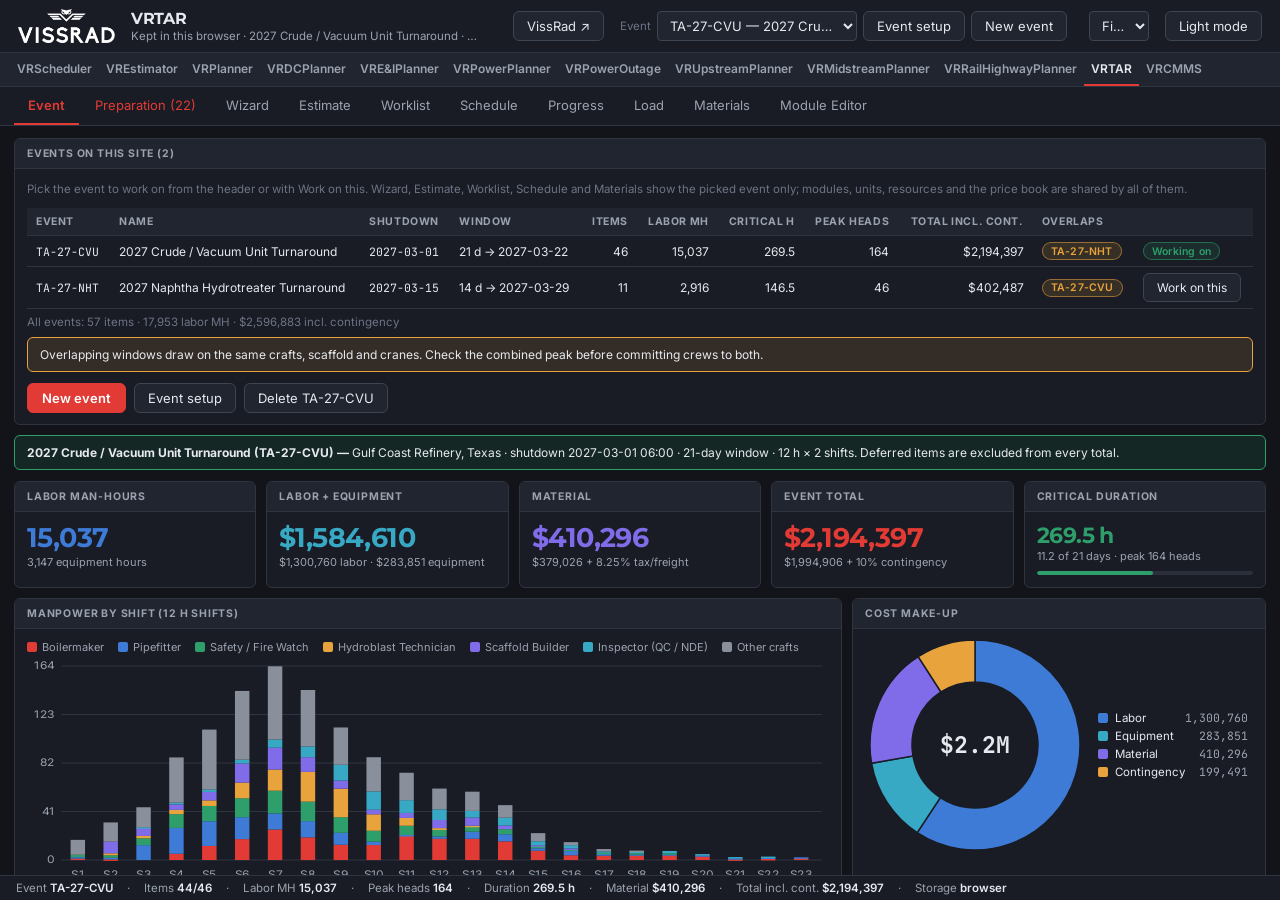
<file: tar/index.html>
<!DOCTYPE html>
<html lang="en">
<head>
<meta charset="utf-8">
<meta name="description" content="VRTAR by VissRad: module-driven turnaround estimating in the browser — a short wizard per scope item gives tasks, crew hours, equipment, logic and material; the worklist rolls into an event fragnet, manpower and a material take-off, with Excel, P6 XER, MPX and SAP PM exports. The demonstration event is synthetic.">
<meta name="viewport" content="width=device-width, initial-scale=1">
<title>VRTAR — turnaround estimating</title>
<link rel="icon" href="../assets/vissrad.ico" sizes="any">
<link rel="icon" type="image/png" sizes="32x32" href="../assets/app_icon_32.png">
<link rel="apple-touch-icon" href="../assets/app_icon_256.png">
<meta name="theme-color" content="#0d1014">
<link rel="preconnect" href="https://fonts.googleapis.com">
<link rel="preconnect" href="https://fonts.gstatic.com" crossorigin>
<link href="https://fonts.googleapis.com/css2?family=Inter:wght@400;500;600;700&family=Montserrat:wght@600;700;800&family=JetBrains+Mono:wght@400;500&display=swap" rel="stylesheet">
<link rel="stylesheet" href="../shared/shell.css?v=a19fd4256d">
<link rel="stylesheet" href="tar.css?v=ad4e64d574">
</head>
<body>

<div id="loading">
  <img src="../assets/vissrad_logo_light.png" alt="VissRad" id="load-logo">
  <div class="t">Loading turnaround module library&hellip;</div>
</div>

<div id="app" hidden>
  <nav class="tabs" id="tabs"></nav>
  <main id="views"></main>
  <footer class="statusbar" id="statusbar"></footer>
</div>
<script>window.VR_STANDALONE = { title: "VRTAR", home: "https://vissrad.com/", homeLabel: "VissRad \u2197", up: "../", toolBar: true, tools: [{ label: "VRScheduler", href: "../index.html", title: "VRScheduler — CPM schedule editor and P6 schedule analysis", group: "Schedule and estimate" }, { label: "VREstimator", href: "../estimator/index.html", title: "VREstimator — drawing takeoff, assemblies and EPC estimating, sent to the schedule", group: "Schedule and estimate" }, { label: "VRPlanner", href: "../planner/index.html", title: "VRPlanner — capital work planning: work steps, crews, equipment, loaded into the schedule", group: "Planners" }, { label: "VRDCPlanner", href: "../dcplan/index.html", title: "VRDCPlanner — data center construction planning: power, cooling, white space and commissioning L1 to L5", group: "Planners" }, { label: "VRE&IPlanner", href: "../eiplan/index.html", title: "VRE&IPlanner — electrical and instrumentation planning: raceway, cable, terminations, testing and loop checks", group: "Planners" }, { label: "VRPowerPlanner", href: "../pwrplan/index.html", title: "VRPowerPlanner — power plant construction planning for data center campuses: engines, gas turbines, fuel cells, BESS and switchyard", group: "Planners" }, { label: "VRPowerOutage", href: "../pwrout/index.html", title: "VRPowerOutage — power plant outage planning: gas turbine inspections, engine overhauls, HRSG, transformers and return to service", group: "Planners" }, { label: "VRUpstreamPlanner", href: "../upplan/index.html", title: "VRUpstreamPlanner — upstream field development planning: well pads, hook-up, flowlines, central facility and first oil", group: "Planners" }, { label: "VRMidstreamPlanner", href: "../midplan/index.html", title: "VRMidstreamPlanner — midstream planning: pipeline spreads, HDD and bores, compressor, pump and meter stations, terminals", group: "Planners" }, { label: "VRRailHighwayPlanner", href: "../rhplan/index.html", title: "VRRailHighwayPlanner — rail and heavy highway planning: traffic phases, earthwork, paving, bridges, track, turnouts, crossings and signals", group: "Planners" }, { label: "VRTAR", href: "../tar/index.html", title: "VRTAR — turnaround estimating", group: "Turnaround and maintenance", active: true }, { label: "VRCMMS", href: "../cmms/index.html", title: "VRCMMS — maintenance management: assets, work orders, preventive maintenance and backlog", group: "Turnaround and maintenance" }], file: true, schedule: "../index.html#editor" };</script>
<script src="../shared/lib.js?v=d5788ff27b"></script>
<script src="../shared/shell.js?v=407ec79525"></script>
<script src="../shared/standalone.js?v=3eeaa94984"></script>
<script src="../shared/drawrefs.js?v=2928983970"></script>
<script src="../shared/zipWrite.js?v=bf99443f50"></script>
<script src="app/engine.js?v=7ae43419e9"></script>
<script src="app/writers.js?v=5f7a233b2e"></script>
<script src="data.js?v=c526d3c999"></script>
<script src="app.js?v=3513aa37b2"></script>
</body>
</html>
</file>
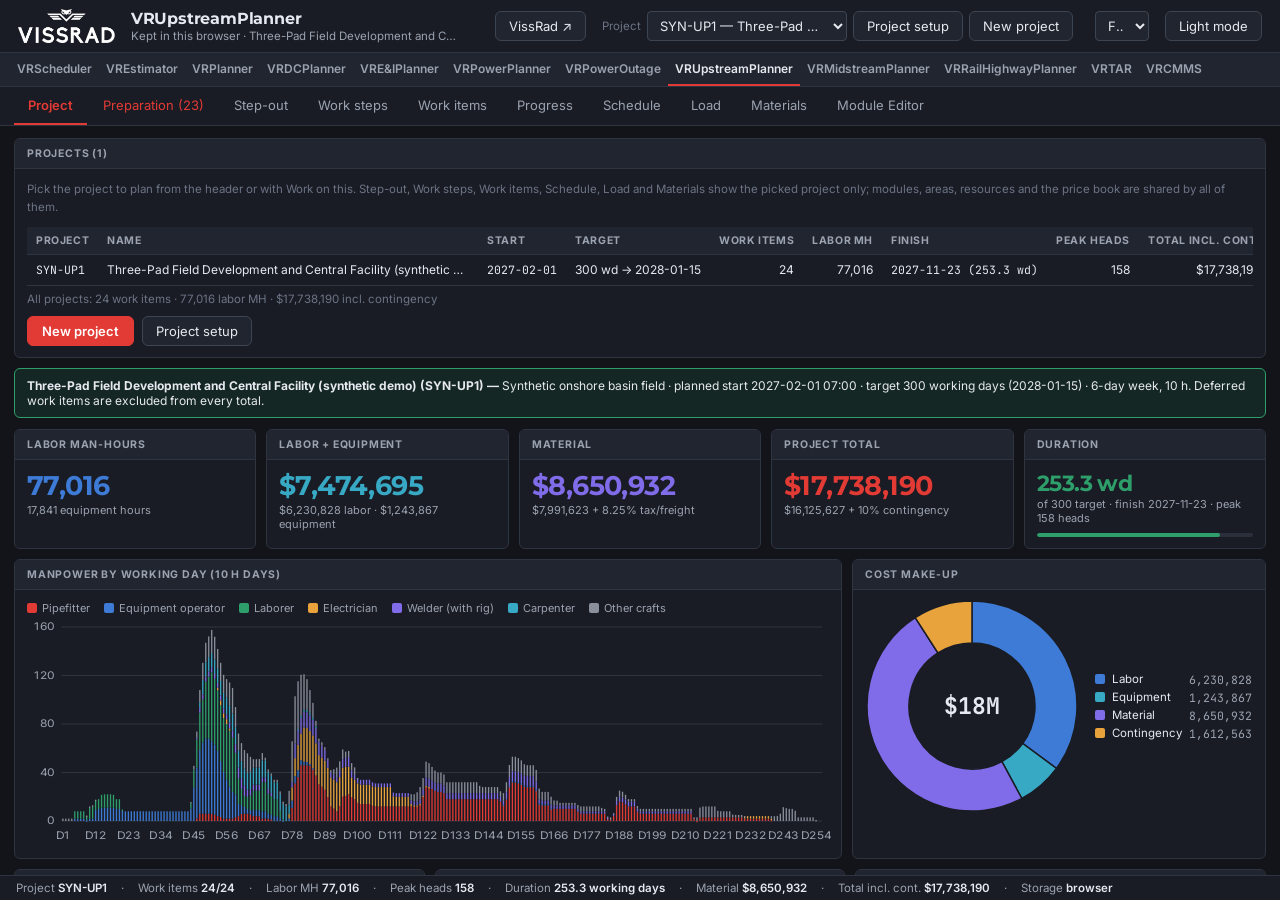
<file: upplan/index.html>
<!DOCTYPE html>
<html lang="en">
<head>
<meta charset="utf-8">
<meta name="description" content="VRUpstreamPlanner by VissRad: step out onshore field development (lease roads and well pads, cellars and conductors, wellhead hook-up and artificial lift, steel and HDPE flowlines, separation and treating, tank battery with VRU and LACT, compression and dehydration, produced water and SWD, flare, field power, automation and SCADA, through start-up, turn-in-line and first oil) into work steps, crews, equipment and materials, and load it into the VRScheduler Schedule Editor, Primavera P6 (XER) or Microsoft Project (MPX). Runs in the browser; the demonstration project is synthetic.">
<meta name="viewport" content="width=device-width, initial-scale=1">
<title>VRUpstreamPlanner — upstream oil and gas field development planning for the schedule</title>
<link rel="icon" href="../assets/vissrad.ico" sizes="any">
<link rel="icon" type="image/png" sizes="32x32" href="../assets/app_icon_32.png">
<link rel="apple-touch-icon" href="../assets/app_icon_256.png">
<meta name="theme-color" content="#0d1014">
<link rel="preconnect" href="https://fonts.googleapis.com">
<link rel="preconnect" href="https://fonts.gstatic.com" crossorigin>
<link href="https://fonts.googleapis.com/css2?family=Inter:wght@400;500;600;700&family=Montserrat:wght@600;700;800&family=JetBrains+Mono:wght@400;500&display=swap" rel="stylesheet">
<link rel="stylesheet" href="../shared/shell.css?v=a19fd4256d">
<link rel="stylesheet" href="plan.css?v=0479fbfac0">
</head>
<body>

<div id="loading">
  <img src="../assets/vissrad_logo_light.png" alt="VissRad" id="load-logo">
  <div class="t">Loading upstream module library&hellip;</div>
</div>

<div id="app" hidden>
  <nav class="tabs" id="tabs"></nav>
  <main id="views"></main>
  <footer class="statusbar" id="statusbar"></footer>
</div>

<script>window.PLANNER_FLAVOR = { id: "upplan", key: "vissrad.upplan", name: "VRUpstreamPlanner", title: "VRUpstreamPlanner · Upstream Field Development Planning", lib: "VissRadUpstreamPlanner", sector: "Upstream oil and gas", group: "Wellsite", drawTypes: ["PID", "PFD", "LAY", "GAD", "SLD"], drawSub: "The P&IDs, process flow diagrams, pad and facility layouts, arrangements and single-lines the work package is built from." };</script>
<script>window.VR_STANDALONE = { title: "VRUpstreamPlanner", home: "https://vissrad.com/", homeLabel: "VissRad \u2197", up: "../", toolBar: true, tools: [{ label: "VRScheduler", href: "../index.html", title: "VRScheduler — CPM schedule editor and P6 schedule analysis", group: "Schedule and estimate" }, { label: "VREstimator", href: "../estimator/index.html", title: "VREstimator — drawing takeoff, assemblies and EPC estimating, sent to the schedule", group: "Schedule and estimate" }, { label: "VRPlanner", href: "../planner/index.html", title: "VRPlanner — capital work planning: work steps, crews, equipment, loaded into the schedule", group: "Planners" }, { label: "VRDCPlanner", href: "../dcplan/index.html", title: "VRDCPlanner — data center construction planning: power, cooling, white space and commissioning L1 to L5", group: "Planners" }, { label: "VRE&IPlanner", href: "../eiplan/index.html", title: "VRE&IPlanner — electrical and instrumentation planning: raceway, cable, terminations, testing and loop checks", group: "Planners" }, { label: "VRPowerPlanner", href: "../pwrplan/index.html", title: "VRPowerPlanner — power plant construction planning for data center campuses: engines, gas turbines, fuel cells, BESS and switchyard", group: "Planners" }, { label: "VRPowerOutage", href: "../pwrout/index.html", title: "VRPowerOutage — power plant outage planning: gas turbine inspections, engine overhauls, HRSG, transformers and return to service", group: "Planners" }, { label: "VRUpstreamPlanner", href: "../upplan/index.html", title: "VRUpstreamPlanner — upstream field development planning: well pads, hook-up, flowlines, central facility and first oil", group: "Planners", active: true }, { label: "VRMidstreamPlanner", href: "../midplan/index.html", title: "VRMidstreamPlanner — midstream planning: pipeline spreads, HDD and bores, compressor, pump and meter stations, terminals", group: "Planners" }, { label: "VRRailHighwayPlanner", href: "../rhplan/index.html", title: "VRRailHighwayPlanner — rail and heavy highway planning: traffic phases, earthwork, paving, bridges, track, turnouts, crossings and signals", group: "Planners" }, { label: "VRTAR", href: "../tar/index.html", title: "VRTAR — turnaround estimating", group: "Turnaround and maintenance" }, { label: "VRCMMS", href: "../cmms/index.html", title: "VRCMMS — maintenance management: assets, work orders, preventive maintenance and backlog", group: "Turnaround and maintenance" }], file: true, schedule: "../index.html#editor" };</script>
<script src="../shared/lib.js?v=d5788ff27b"></script>
<script src="../shared/shell.js?v=407ec79525"></script>
<script src="../shared/standalone.js?v=3eeaa94984"></script>
<script src="../shared/drawrefs.js?v=2928983970"></script>
<script src="../shared/zipWrite.js?v=bf99443f50"></script>
<script src="../tar/app/engine.js?v=7ae43419e9"></script>
<script src="app/writers.js?v=0f0ecb18ae"></script>
<script src="data.js?v=4ed57d192d"></script>
<script src="app.js?v=f4ec4af7c6"></script>
</body>
</html>
</file>
<file: shared/shell.css>
:root{--bg:#12141A;--panel:#191C24;--panel-alt:#21252F;--panel-hi:#2A2F3B;--border:#2E3440;--border-hi:#3D4452;--text:#E6E9EF;--text-dim:#9BA2B0;--text-faint:#6C7385;--accent:#E23A34;--green:#2E9E6B;--green-soft:#48C08A;--amber:#E8A33D;--blue:#3D7BD6;--purple:#806CE9;--violet:#806CE9;--red:var(--accent);--cyan:#38A9C4;--grey:#8A8F9C;--bg-alt:#171A21;--radius:6px;--ui:"Inter","Segoe UI",system-ui,-apple-system,sans-serif;--display:"Montserrat","Inter",system-ui,sans-serif;--mono:"JetBrains Mono","Cascadia Mono","Consolas",ui-monospace,monospace}body.light{--bg:#F2F4F7;--panel:#FFFFFF;--panel-alt:#EDEFF3;--panel-hi:#E3E7ED;--border:#D6DAE2;--border-hi:#BEC5D0;--text:#1B1F27;--text-dim:#5B6270;--text-faint:#868D9B;--green:#1F7F53;--green-soft:#2E9E6B;--amber:#B5750F;--blue:#2A5FB0;--purple:#5F4CC4;--violet:#5F4CC4;--cyan:#1C7E96;--grey:#6E7480;--bg-alt:#E9ECF1}*{box-sizing:border-box}body,html{margin:0;padding:0;height:100%;background:var(--bg);color:var(--text);font-family:var(--ui);font-size:13px;-webkit-font-smoothing:antialiased}button,input,select,textarea{font-family:inherit;font-size:inherit;color:inherit}#app{display:flex;flex-direction:column;height:100vh}header.topbar{display:flex;align-items:center;gap:16px;padding:9px 18px;background:var(--panel);border-bottom:1px solid var(--border);flex:0 0 auto}header.topbar img.logo{height:34px;width:auto;display:block}.title-block{display:flex;flex-direction:column;gap:1px;min-width:0;flex:0 1 auto;overflow:hidden}.title-block .sub,.title-block h1{overflow:hidden;text-overflow:ellipsis}header.topbar>.pill,header.topbar>button,header.topbar>span{flex-shrink:0}.title-block h1{margin:0;font-family:var(--display);font-size:16px;font-weight:700;letter-spacing:-.2px;white-space:nowrap}.title-block .sub{color:var(--text-dim);font-size:11.5px;white-space:nowrap}.spacer{flex:1 1 auto}.hdr-more-pop{position:fixed;z-index:1200;min-width:220px;max-width:min(420px,92vw);display:flex;flex-direction:column;gap:6px;padding:8px;background:var(--panel);border:1px solid var(--border);border-radius:8px;box-shadow:0 10px 30px rgba(0,0,0,.45)}.hdr-more-pop[hidden]{display:none}.hdr-more-row{display:flex;align-items:center;gap:8px}.hdr-more-row>a,.hdr-more-row>button{flex:1 1 auto;text-align:left;justify-content:flex-start}.hdr-more-row>select{flex:1 1 auto;max-width:100%}header.topbar select{max-width:260px!important;text-overflow:ellipsis}@media (max-width:1300px){header.topbar select{max-width:200px!important}}@media (max-width:1100px){header.topbar select{max-width:150px!important}}button.ghost{background:var(--panel-alt);border:1px solid var(--border-hi);color:var(--text);padding:6px 13px;border-radius:var(--radius);cursor:pointer;white-space:nowrap}button.ghost:hover{background:var(--panel-hi);border-color:var(--accent)}a.ghost.btn-link{background:var(--panel-alt);border:1px solid var(--border-hi);color:var(--text);padding:6px 13px;border-radius:var(--radius);white-space:nowrap;text-decoration:none;flex-shrink:0;font-size:13px}a.ghost.btn-link:hover{background:var(--panel-hi);border-color:var(--accent)}button.primary{background:var(--accent);border:1px solid var(--accent);color:#fff;padding:6px 14px;border-radius:var(--radius);cursor:pointer;font-weight:600;white-space:nowrap}button.primary:hover{filter:brightness(1.12)}button.ghost:disabled,button.primary:disabled{opacity:.42;cursor:not-allowed;filter:none}nav.tabs{display:flex;flex-wrap:wrap;gap:0 2px;padding:0 14px;background:var(--panel);border-bottom:1px solid var(--border);flex:0 0 auto}nav.tabs.dense button{padding:9px 10px;font-size:12.5px}nav.tabs button{background:0 0;border:none;border-bottom:2px solid transparent;color:var(--text-dim);padding:10px 14px;cursor:pointer;white-space:nowrap;font-size:13px}nav.tabs button:hover{color:var(--text)}nav.tabs button.active{color:var(--accent);border-bottom-color:var(--accent);font-weight:600}main#views{flex:1 1 auto;overflow:auto;padding:12px 14px 4px}.view{display:none}.view.active{display:block}footer.statusbar{flex:0 0 auto;display:flex;gap:14px;align-items:center;padding:5px 16px;background:var(--panel);border-top:1px solid var(--border);color:var(--text-dim);font-size:11.5px;overflow-x:auto;white-space:nowrap}footer.statusbar b{color:var(--text);font-weight:600}.card{background:var(--panel);border:1px solid var(--border);border-radius:var(--radius);display:flex;flex-direction:column;min-width:0;overflow:hidden}.card>.card-title{font-size:10.5px;font-weight:700;letter-spacing:.8px;text-transform:uppercase;color:var(--text-dim);padding:8px 12px;background:var(--panel-alt);border-bottom:1px solid var(--border)}.card>.card-body{padding:11px 12px;min-width:0}.card>.card-body.flush{padding:0}.grid{display:grid;gap:10px}.g5{grid-template-columns:repeat(5,minmax(0,1fr))}.g4{grid-template-columns:repeat(4,minmax(0,1fr))}.g3{grid-template-columns:repeat(3,minmax(0,1fr))}.g2{grid-template-columns:repeat(2,minmax(0,1fr))}.mb10{margin-bottom:10px}.kpi .val{font-family:var(--display);font-size:27px;font-weight:700;line-height:1.12;letter-spacing:-.6px}.kpi .sub{color:var(--text-dim);font-size:11px;margin-top:2px}.kpi .card-body{container-type:inline-size}.kpi .val{font-size:clamp(17px, 15cqi, 27px)}.kpi .val:not(.one){font-size:clamp(16px, 10cqi, 24px)}.kpi .val.one{white-space:nowrap;overflow:hidden;text-overflow:ellipsis}.minibar{height:4px;border-radius:2px;background:var(--panel-hi);margin-top:8px;overflow:hidden}.minibar>span{display:block;height:100%;border-radius:2px}.tbl-wrap{overflow:auto}table.data{width:100%;border-collapse:collapse;font-size:12px}table.data th{position:sticky;top:0;z-index:2;text-align:left;background:var(--panel-alt);color:var(--text-dim);font-size:10.5px;font-weight:700;letter-spacing:.6px;text-transform:uppercase;padding:7px 9px;border-bottom:1px solid var(--border);cursor:pointer;white-space:nowrap;user-select:none}table.data th:hover{color:var(--text)}table.data td.num,table.data th.num{text-align:right}table.data td{padding:6px 9px;border-bottom:1px solid var(--border);white-space:nowrap;overflow:hidden;text-overflow:ellipsis;max-width:380px}table.data td.mono{font-family:var(--mono);font-size:11.5px}table.data td.clip{max-width:0;width:100%}table.data tbody tr{cursor:pointer}table.data tbody tr:hover{background:var(--panel-alt)}table.data tbody tr.sel{background:var(--panel-hi);box-shadow:inset 2px 0 0 var(--accent)}table.data tbody tr.empty td{color:var(--text-faint);text-align:center;padding:22px;cursor:default}table.data tbody tr.empty:hover{background:0 0}.pill{display:inline-block;padding:1.5px 8px;border-radius:9px;font-size:10.5px;font-weight:600;letter-spacing:.2px;border:1px solid transparent;white-space:nowrap}.toolbar{display:flex;flex-wrap:wrap;gap:7px;align-items:center;padding:8px 10px;background:var(--panel);border:1px solid var(--border);border-radius:var(--radius);margin-bottom:10px}.toolbar label{color:var(--text-dim);font-size:11.5px}input[type=date],input[type=datetime-local],input[type=email],input[type=number],input[type=text],input[type=time],select,textarea{background:var(--panel-alt);border:1px solid var(--border-hi);border-radius:4px;padding:5px 8px;min-width:0}input:focus,select:focus,textarea:focus{outline:0;border-color:var(--accent)}input[type=text].search{min-width:268px}.toolbar input[type=text].search{min-width:170px;flex:1 1 170px;max-width:280px}.pre{white-space:pre-wrap;font-family:var(--mono);font-size:11px;line-height:1.5}input[type=date],input[type=datetime-local],input[type=time]{font-family:var(--mono)}.count{color:var(--text-faint);font-size:11.5px}.tree{font-size:12.5px}.tree .row{display:flex;align-items:center;gap:8px;padding:5px 10px;border-bottom:1px solid var(--border);cursor:pointer}.tree .row:hover{background:var(--panel-alt)}.tree .row.sel{background:var(--panel-hi);box-shadow:inset 2px 0 0 var(--accent)}.tree .row .tw{width:13px;color:var(--text-faint);flex:0 0 13px;text-align:center}.tree .row .nm{flex:1 1 auto;overflow:hidden;text-overflow:ellipsis;white-space:nowrap}.tree .row .bar{flex:0 0 84px;height:5px;background:var(--panel-hi);border-radius:3px;overflow:hidden}.tree .row .bar>span{display:block;height:100%}.tree .row .pc{flex:0 0 42px;text-align:right;font-family:var(--mono);font-size:11px;color:var(--text-dim)}.tree .lvl1{padding-left:10px;font-weight:600}.tree .lvl2{padding-left:30px}.tree .lvl3{padding-left:50px;color:var(--text-dim)}.detail-rows{display:grid;grid-template-columns:128px 1fr;gap:4px 10px;font-size:12px}.detail-rows dt{color:var(--text-dim)}.detail-rows.wide-dt{grid-template-columns:minmax(150px,260px) 1fr}.detail-rows.wide-dt dd{white-space:nowrap}.detail-rows dd{margin:0;font-family:var(--mono);font-size:11.5px;overflow:hidden;text-overflow:ellipsis}#viewport{position:relative;height:560px;background:var(--panel-alt)}#viewport canvas{display:block;width:100%;height:100%}#vp-hud{position:absolute;left:10px;top:10px;pointer-events:none;background:color-mix(in srgb,var(--panel) 88%,transparent);border:1px solid var(--border);border-radius:var(--radius);padding:8px 11px;font-size:11px;line-height:1.55;font-family:var(--mono);color:var(--text-dim)}#vp-legend{position:absolute;right:10px;top:10px;background:color-mix(in srgb,var(--panel) 92%,transparent);border:1px solid var(--border);border-radius:var(--radius);padding:8px 11px;font-size:11px;max-height:300px;overflow:auto}#vp-legend .lg{display:flex;align-items:center;gap:7px;padding:1.5px 0;white-space:nowrap}#vp-legend .sw{width:11px;height:11px;border-radius:2px;flex:0 0 11px}#vp-legend .n{margin-left:auto;font-family:var(--mono);color:var(--text-dim);padding-left:12px}#vp-tip{position:absolute;pointer-events:none;display:none;background:var(--panel-hi);border:1px solid var(--border-hi);border-radius:4px;padding:5px 8px;font-size:11px;font-family:var(--mono);z-index:5}.modal-back{position:fixed;inset:0;background:rgba(6,8,12,.66);display:flex;align-items:center;justify-content:center;z-index:60;padding:24px}.modal{background:var(--panel);border:1px solid var(--border-hi);border-radius:8px;width:min(880px,96vw);max-height:90vh;display:flex;flex-direction:column;box-shadow:0 18px 48px rgba(0,0,0,.5)}.modal header{display:flex;align-items:center;gap:12px;padding:12px 16px;border-bottom:1px solid var(--border)}.modal header h2{margin:0;font-family:var(--display);font-size:15px;font-weight:700}.modal header .sub{color:var(--text-dim);font-size:11.5px}.modal .body{padding:14px 16px;overflow:auto}.modal footer{display:flex;gap:8px;justify-content:flex-end;padding:11px 16px;border-top:1px solid var(--border)}.form-grid{display:grid;grid-template-columns:118px 1fr;gap:8px 12px;align-items:center}.form-grid>label{color:var(--text-dim);font-size:12px}.form-grid textarea{grid-column:2;min-height:62px;resize:vertical}.steps{border:1px solid var(--border);border-radius:var(--radius);overflow:hidden}.steps .st{display:flex;gap:10px;align-items:center;padding:7px 10px;border-bottom:1px solid var(--border)}.steps .st:last-child{border-bottom:none}.steps .st .sq{flex:0 0 22px;font-family:var(--mono);color:var(--text-faint);font-size:11px}.steps .st .sd{flex:1 1 auto;font-size:12px}.steps .st .sa{flex:0 0 130px;color:var(--text-faint);font-size:11px;font-family:var(--mono);overflow:hidden;text-overflow:ellipsis;white-space:nowrap}.steps .st .sr{flex:0 0 92px}.banner{border-radius:var(--radius);padding:9px 12px;font-size:12px;margin-bottom:11px;border:1px solid}.banner ul{margin:6px 0 0;padding-left:19px}.banner li{margin:2px 0}.banner.ok{border-color:var(--green);background:color-mix(in srgb,var(--green) 14%,transparent)}.banner.bad{border-color:var(--accent);background:color-mix(in srgb,var(--accent) 13%,transparent)}.banner.warn{border-color:var(--amber);background:color-mix(in srgb,var(--amber) 13%,transparent)}svg.chart{display:block;width:100%;overflow:visible}svg.chart text{font-family:var(--ui);font-size:10.5px;fill:var(--text-dim)}svg.chart text.val{font-family:var(--mono);fill:var(--text)}svg.chart .gl{stroke:var(--border);stroke-width:1}.toast{position:fixed;left:50%;bottom:34px;transform:translateX(-50%);background:var(--panel-hi);border:1px solid var(--border-hi);border-left:3px solid var(--green);border-radius:var(--radius);padding:10px 17px;z-index:90;font-size:12.5px;box-shadow:0 8px 26px rgba(0,0,0,.4);max-width:78vw}.toast.bad{border-left-color:var(--accent)}.split{display:grid;gap:10px}.split-3-2{grid-template-columns:minmax(0,3fr) minmax(0,2fr)}.split-2-1{grid-template-columns:minmax(0,2fr) minmax(0,1fr)}.split-reg{grid-template-columns:minmax(0,1.25fr) minmax(0,1fr);align-items:start}.hint{color:var(--text-faint);font-size:11.5px;line-height:1.6}.hint code{font-family:var(--mono);font-size:11px;background:var(--panel-alt);padding:1px 5px;border-radius:3px;color:var(--text-dim)}ul.tight{margin:5px 0 0;padding-left:18px}ul.tight li{margin:3px 0}#loading{position:fixed;inset:0;display:flex;flex-direction:column;gap:14px;align-items:center;justify-content:center;background:var(--bg);z-index:200}#loading img{height:52px;opacity:.9}#loading .t{color:var(--text-dim);font-size:12.5px}@media (max-width:1180px){.g4,.g5{grid-template-columns:repeat(2,minmax(0,1fr))}.g3,.split-2-1,.split-3-2,.split-reg{grid-template-columns:minmax(0,1fr)}}@media (max-width:520px){.g2,.g3,.g4,.g5,.split-2-1,.split-3-2{grid-template-columns:minmax(0,1fr)}}@media (max-width:720px){header.topbar #btn-more{display:none!important}header.topbar{flex-wrap:wrap;row-gap:7px;column-gap:10px;padding:8px 12px}header.topbar img.logo{height:26px}header.topbar .title-block{flex:1 1 auto}header.topbar .title-block h1{font-size:14.5px;white-space:normal}header.topbar .title-block .sub{white-space:normal;font-size:10.5px;line-height:1.35}header.topbar .spacer{display:none}header.topbar button{flex:0 0 auto;padding:5px 10px;font-size:12px}}.modrail{flex:0 0 auto;display:flex;align-items:stretch;gap:2px;padding:0 16px;background:var(--panel-alt);border-bottom:1px solid var(--border);overflow-x:auto;scrollbar-width:none}.modrail::-webkit-scrollbar{display:none}.modrail a{display:flex;align-items:center;gap:7px;padding:8px 13px;text-decoration:none;white-space:nowrap;color:var(--text-dim);font-size:12px;font-weight:600;letter-spacing:.2px;border-bottom:2px solid transparent}.modrail a:hover{color:var(--text);background:var(--panel-hi)}.modrail a.active{color:var(--text);border-bottom-color:var(--accent)}.modrail a .dot{width:7px;height:7px;border-radius:50%;flex:0 0 auto;background:currentColor;opacity:.55}.modrail a.active .dot{opacity:1;background:var(--accent)}.modrail .rail-label{display:flex;align-items:center;padding:8px 12px 8px 0;color:var(--text-faint);font-size:10.5px;font-weight:700;letter-spacing:1.1px;text-transform:uppercase;white-space:nowrap}.modrail .rail-sep{flex:0 0 1px;align-self:center;height:16px;margin:0 6px;background:var(--border-hi,var(--border))}.modrail a.tool .dot{border-radius:2px}.modrail a.soon{opacity:.55}.modrail a.soon::after{content:'soon';font-size:9px;letter-spacing:.6px;padding:1px 5px;border-radius:3px;text-transform:uppercase;background:var(--panel-hi);color:var(--text-faint);border:1px solid var(--border)}@media (max-width:1560px){.modrail{gap:0;padding:0 10px}.modrail a{padding:8px 9px;gap:6px;letter-spacing:0}.modrail .rail-label{padding-right:9px;letter-spacing:.9px}}@media (max-width:1360px){.modrail a{padding:8px 7px}.modrail a .dot{display:none}}.launch-wrap{max-width:1180px;margin:0 auto;padding:40px 24px 64px}.launch-hero{text-align:center;margin-bottom:40px}.launch-hero img{height:74px;margin-bottom:20px}.launch-hero h1{font-family:var(--display);font-size:30px;font-weight:800;letter-spacing:-.5px;margin:0 0 10px}.launch-hero p{color:var(--text-dim);font-size:14.5px;line-height:1.65;max-width:660px;margin:0 auto}.launch-grid{display:grid;grid-template-columns:repeat(auto-fit,minmax(min(310px,100%),1fr));gap:16px}@media (max-width:720px){.launch-wrap{min-width:0;padding:26px 14px 44px}.launch-hero{margin-bottom:28px}.launch-hero h1{font-size:24px}.launch-hero img{height:58px;margin-bottom:16px}.launch-hero p{font-size:13.5px}}a.modcard{display:flex;flex-direction:column;gap:10px;padding:20px;text-decoration:none;color:inherit;background:var(--panel);border:1px solid var(--border);border-radius:var(--radius);transition:border-color .14s,transform .14s}a.modcard:hover{border-color:var(--accent);transform:translateY(-2px)}a.modcard.soon{opacity:.62}a.modcard.soon:hover{border-color:var(--border-hi);transform:none}.modcard .mc-top{display:flex;align-items:baseline;gap:9px}.modcard .mc-name{font-family:var(--display);font-weight:800;font-size:15px;letter-spacing:.2px}.modcard .mc-tag{font-size:10px;font-weight:700;letter-spacing:.9px;text-transform:uppercase;color:var(--text-faint);border:1px solid var(--border);border-radius:3px;padding:1px 6px}.modcard .mc-desc{color:var(--text-dim);font-size:12.5px;line-height:1.6}.modcard .mc-feat{display:flex;flex-wrap:wrap;gap:5px;margin-top:2px}.modcard .mc-feat span{font-size:10.5px;color:var(--text-dim);background:var(--panel-alt);border:1px solid var(--border);border-radius:3px;padding:2px 7px}.launch-note{margin-top:32px;padding:15px 18px;border-radius:var(--radius);background:var(--panel-alt);border:1px solid var(--border);color:var(--text-dim);font-size:12.5px;line-height:1.7}.launch-note b{color:var(--text)}.launch-legal{margin-top:18px;color:var(--text-dim);font-size:12px;line-height:1.6}.launch-legal a{color:inherit;text-decoration:underline}.thread-item{border:1px solid var(--border);border-radius:var(--radius);padding:8px 10px;margin-bottom:8px;background:var(--panel-alt)}.thread-head{display:flex;gap:8px;align-items:center;font-size:12px;color:var(--text-dim);margin-bottom:4px}.thread-body{white-space:pre-wrap;font-size:13px;line-height:1.5}.rec-actions{display:flex;flex-wrap:wrap;gap:6px;margin:10px 0}.rec-title{font-size:15px;font-weight:600;margin:4px 0 6px}.rec-text{white-space:pre-wrap;line-height:1.5;margin-bottom:10px}.rec-section{font-size:11px;text-transform:uppercase;letter-spacing:.04em;color:var(--text-dim);margin:14px 0 6px}.rec-empty{color:var(--text-dim);padding:24px 6px;text-align:center}.mini-table{width:100%;border-collapse:collapse;font-size:12px}.mini-table th{text-align:left;color:var(--text-dim);font-weight:500;padding:4px 6px;border-bottom:1px solid var(--border)}.mini-table td{padding:3px 4px;border-bottom:1px solid var(--border);vertical-align:middle}.mini-table td input,.mini-table td select{width:100%;min-width:0}.mini-table td.num,.mini-table th.num{text-align:right}@media print{.modrail,.no-print,.suite-rail,.tabs,.toolbar{display:none!important}}.fld{display:flex;flex-direction:column;gap:3px;min-width:0}.fld>label{font-size:11px;color:var(--text-dim)}.fld>input,.fld>select,.fld>textarea{width:100%;box-sizing:border-box}.fld-grid{display:grid;grid-template-columns:repeat(3,minmax(0,1fr));gap:8px 10px;margin:8px 0}.fld-grid .span-all{grid-column:1/-1}@media (max-width:700px){.fld-grid{grid-template-columns:minmax(0,1fr)}}.kv-line{display:flex;flex-wrap:wrap;gap:4px 14px;font-size:12px;color:var(--text-dim);margin:4px 0}.kv-line b{color:var(--text);font-weight:500}.sig-pad{width:100%;height:150px;background:#fff;border:1px solid var(--border);border-radius:6px;touch-action:none;cursor:crosshair}.sig-img{max-width:260px;max-height:80px;background:#fff;border-radius:4px;padding:2px}.tot-line{display:flex;justify-content:flex-end;gap:18px;font-size:12px;margin:6px 0}.tot-line b{font-variant-numeric:tabular-nums}.level-kpis .kpi .val{font-size:20px;line-height:1.25;overflow-wrap:anywhere;white-space:normal}.level-sheet td,.level-sheet th{white-space:nowrap}.level-sheet td:first-child{white-space:normal;min-width:180px}.tk-stage{position:relative;overflow:auto;max-height:44vh;border:1px solid var(--border);border-radius:6px;background:#fff}.tk-stage canvas{display:block}.tk-overlay{position:absolute;left:0;top:0;cursor:crosshair}.tk-readout{display:flex;flex-wrap:wrap;gap:18px;margin-top:8px;font-size:12px;color:var(--text-dim)}.tk-readout strong{color:var(--text)}.modal .form-grid.tk-post{margin-top:10px;grid-template-columns:auto minmax(0,1fr) auto minmax(0,1.6fr) auto minmax(0,1fr);align-items:center}.tk-post select{width:100%}.tk-scale{display:flex;gap:10px;align-items:end;padding:8px;border:1px solid var(--border);border-radius:6px;margin-bottom:6px}.seg{display:inline-flex;gap:2px}.seg button.on{background:var(--accent,#4f98a3);color:#fff;border-color:transparent}.ifc-layout{display:grid;grid-template-columns:minmax(0,1fr) 380px;gap:14px;align-items:start;margin-bottom:14px}.ifc-side{display:flex;flex-direction:column;gap:14px;min-width:0}.ifc-side .card-body{max-height:38vh;overflow:auto}.ifc-wrap{position:relative}.ifc-stage{height:58vh;min-height:380px;border:1px solid var(--border);border-radius:6px;overflow:hidden;background:var(--bg)}.ifc-stage canvas{display:block;cursor:grab}.ifc-hud{position:absolute;left:8px;bottom:8px;font-size:11px;color:var(--text-faint);pointer-events:none;background:color-mix(in srgb,var(--bg) 82%,transparent);padding:2px 7px;border-radius:4px}.ifc-legend{display:flex;flex-wrap:wrap;gap:6px 14px;margin-top:8px;font-size:12px;color:var(--text-muted,var(--text-faint))}.ifc-legend .lg{display:inline-flex;align-items:center;gap:6px;white-space:nowrap}.ifc-legend .lg i{width:10px;height:10px;border-radius:2px;display:inline-block}.ifc-pset{margin:10px 0 4px;font-size:11px;font-weight:600;letter-spacing:.06em;text-transform:uppercase;color:var(--text-faint)}.bcf-list{display:flex;flex-direction:column;gap:4px}.bcf-row{display:flex;justify-content:space-between;align-items:center;gap:8px;padding:6px 8px;border:1px solid var(--border);border-radius:6px;cursor:pointer}.bcf-row:hover{border-color:var(--blue)}.bcf-t{min-width:0;overflow:hidden;text-overflow:ellipsis;white-space:nowrap;font-size:12.5px}.bcf-snap{width:100%;max-height:240px;object-fit:contain;border:1px solid var(--border);border-radius:6px;margin-bottom:8px;background:var(--bg)}.bcf-comment{border-left:2px solid var(--border);padding:3px 8px;margin:4px 0;font-size:12.5px}@media (max-width:1100px){.ifc-layout{grid-template-columns:1fr}}.ifc-models{width:100%;border-collapse:collapse;font-size:13px}.ifc-models th{text-align:left;font-size:11px;font-weight:600;letter-spacing:.05em;text-transform:uppercase;color:var(--text-faint);padding:4px 8px;border-bottom:1px solid var(--border)}.ifc-models td{padding:5px 8px;border-bottom:1px solid var(--border);vertical-align:middle}.ifc-models td.num{text-align:right;font-variant-numeric:tabular-nums}.ifc-models select{max-width:240px}.ifc-swatch{display:inline-block;width:10px;height:10px;border-radius:2px;margin-right:8px;vertical-align:middle}.clash-sets{display:grid;grid-template-columns:1fr 1fr;gap:14px;margin-top:10px}.clash-set{border:1px solid var(--border);border-radius:6px;padding:8px 10px;min-width:0}.clash-classes{display:grid;grid-template-columns:1fr;max-height:220px;overflow:auto;margin-top:4px}.clash-cb{display:block;font-size:12.5px;padding:2px 0;white-space:nowrap;overflow:hidden;text-overflow:ellipsis}@media (max-width:760px){.clash-sets{grid-template-columns:1fr}}a.lnk{color:var(--blue);text-decoration:none;cursor:pointer}a.lnk:hover{text-decoration:underline}.scan-wrap .toolbar{gap:8px;flex-wrap:wrap}.scan-status{max-width:520px;overflow:hidden;text-overflow:ellipsis;white-space:nowrap}.scan-chk{display:inline-flex;align-items:center;gap:5px;font-size:12px;color:var(--text-dim)}.scan-grid{display:grid;grid-template-columns:540px minmax(0,1fr);gap:14px;margin-top:8px;min-height:60vh}.scan-left,.scan-right{min-width:0;display:flex;flex-direction:column;gap:8px}.scan-sheets{max-height:22vh;overflow:auto;border:1px solid var(--border);border-radius:6px}.scan-tbl{width:100%;font-size:12px}.scan-tbl td,.scan-tbl th{padding:4px 6px;vertical-align:top}.scan-sheets tr{cursor:pointer}.scan-sheets tr.sel td{background:color-mix(in srgb,var(--accent) 14%,transparent)}.scan-stage{position:relative;overflow:auto;max-height:40vh;border:1px solid var(--border);border-radius:6px;background:#fff}.scan-stage canvas{display:block}.scan-over{position:absolute;left:0;top:0}.scan-kv{display:grid;grid-template-columns:auto 1fr;gap:2px 10px;margin:0;font-size:12px}.scan-kv dt{color:var(--text-dim)}.scan-kv dd{margin:0;word-break:break-all}.scan-text{width:100%;font-family:var(--mono, monospace);font-size:11.5px;margin-top:6px}.scan-pane{overflow:auto;max-height:62vh;border:1px solid var(--border);border-radius:6px;padding:6px}.scan-lines input,.scan-mat input:not([type=checkbox]){font-size:12px;padding:2px 4px}.scan-lines select,.scan-mat select{font-size:12px;max-width:100%}.scan-lines select{width:260px}.scan-tbl tr.chk td{background:color-mix(in srgb,var(--amber) 7%,transparent)}.scan-tbl tr.off td{opacity:.62}.scan-dim{color:var(--text-dim)}.scan-why{color:var(--text-dim);font-size:11px;margin-top:2px}.scan-basis{min-width:220px}@media (max-width:1100px){.scan-grid{grid-template-columns:1fr}}.scan-kv dd input{width:100%;font-size:12px;padding:1px 4px}.tk-auto{flex-wrap:wrap;gap:8px;align-items:center;margin:4px 0 6px}.tk-auto input[type=range]{width:140px}.tk-chk{display:inline-flex;gap:4px;align-items:center;font-size:12px}.vrr-hint{display:flex;align-items:center;gap:12px;flex-wrap:wrap;justify-content:space-between;padding:8px 10px;margin:0}.vrr-find{display:flex;gap:6px;align-items:center}.vrr-q{width:260px;max-width:100%}.vrr-table{border-collapse:collapse;font-size:12px}.vrr-table th{text-align:left;font-weight:600;color:var(--text-dim);padding:5px 6px;border-bottom:1px solid var(--border);white-space:nowrap;position:sticky;top:0;background:var(--panel);z-index:1}.vrr-table td{padding:3px 6px;border-bottom:1px solid var(--border);white-space:nowrap;vertical-align:middle}.vrr-table td.c{font-variant-numeric:tabular-nums}.vrr-table input,.vrr-table select{font-size:12px;padding:3px 5px}.vrr-acts{display:flex;gap:4px}.vrr-acts button,.vrr-hist{padding:2px 7px;font-size:11.5px}.vrr-empty{padding:28px 12px;text-align:center;color:var(--text-dim)}.vrr-bar{display:flex;gap:6px;flex-wrap:wrap;margin-bottom:6px}.vrr-modal{max-height:min(70vh,640px);overflow:auto}.vrr-assign .vrr-table select{max-width:320px}.vrr-table td.vrr-used{white-space:normal;max-width:150px;font-size:11.5px;line-height:1.25}.toolmenu{position:relative;flex:0 0 auto}.toolmenu-btn{display:inline-flex;align-items:center;gap:7px}.toolmenu-btn .toolmenu-v{font-size:10.5px;line-height:1;padding:2px 6px;border-radius:9px;background:var(--panel-hi);color:var(--text-dim)}.toolmenu-btn .toolmenu-car{font-size:10px;color:var(--text-dim)}.toolmenu-btn[aria-expanded=true]{border-color:var(--accent)}.toolmenu-list{position:absolute;z-index:1000;top:calc(100% + 6px);left:0;width:440px;max-width:calc(100vw - 24px);max-height:calc(100vh - 80px);overflow:auto;padding:6px;background:var(--panel);border:1px solid var(--border-hi,var(--border));border-radius:8px;box-shadow:0 12px 32px rgba(0,0,0,.45)}.toolmenu-list[hidden]{display:none}.toolmenu-grp+.toolmenu-grp{border-top:1px solid var(--border);margin-top:4px;padding-top:4px}.toolmenu-gl{padding:6px 10px 3px;font-size:10.5px;letter-spacing:.9px;text-transform:uppercase;color:var(--text-faint,var(--text-dim))}.toolmenu-item{display:flex;flex-direction:column;gap:1px;padding:6px 10px;border-radius:6px;color:var(--text);text-decoration:none;border-left:2px solid transparent}.toolmenu-item .tm-name{font-weight:600;font-size:13px}.toolmenu-item .tm-sub{font-size:11.5px;color:var(--text-dim);line-height:1.35}.toolmenu-item:focus,.toolmenu-item:hover{background:var(--panel-hi);outline:0}.toolmenu-item:focus-visible{box-shadow:inset 0 0 0 2px var(--accent)}.toolmenu-item.active{border-left-color:var(--accent)}.toolmenu-item.active .tm-name::after{content:' \00b7 open';font-weight:400;color:var(--text-dim);font-size:11.5px}@media (max-width:720px){.toolmenu-list{position:fixed;left:12px;right:12px;width:auto;top:56px}}@media print{.toolmenu{display:none!important}}
</file>
<file: schedule.css>
.mb10{margin-bottom:10px}.check-row{display:flex;align-items:flex-start;gap:12px;padding:12px 0;border-bottom:1px solid var(--border)}.check-row:last-child{border-bottom:none}.check-icon{width:26px;height:26px;border-radius:50%;flex-shrink:0;display:flex;align-items:center;justify-content:center;font-size:13px;font-weight:700;margin-top:1px}.toolbar .pill{white-space:nowrap}.toolbar button.primary{padding:6px 12px}table.data td .pill{display:inline-block}.split .card .detail-rows{max-height:460px;overflow:auto}.view.active.sed-root{display:flex;flex-direction:column;gap:8px}.sed-start{padding:26px 4px}.sed-head{display:flex;flex-wrap:wrap;align-items:center;justify-content:space-between;gap:10px}.sed-title b{font-size:16px}.sed-kpis{display:flex;gap:6px;flex-wrap:wrap}.sed-kpi{background:var(--panel);border:1px solid var(--border);border-radius:6px;padding:4px 10px;min-width:88px}.sed-kpi .l{font-size:11px;color:var(--text-dim);text-transform:uppercase;letter-spacing:.04em}.sed-kpi .v{font-size:13.5px;font-variant-numeric:tabular-nums;font-weight:600}.sed-kpi.hi .v{color:var(--accent)}.sed-bar{flex-wrap:wrap;gap:6px}.sed-bar button{padding:5px 10px;font-size:12.5px}.sed-sep{width:1px;align-self:stretch;background:var(--border);margin:0 4px}.sed-issues{display:flex;flex-direction:column;gap:3px}.sed-issue{font-size:12.5px;padding:4px 10px;border-radius:4px;border-left:3px solid var(--border-hi);background:var(--panel)}.sed-issue.fail{border-left-color:var(--accent)}.sed-issue.warn{border-left-color:var(--amber)}.sed-issue.pass{border-left-color:var(--green);color:var(--text-dim)}.sed-split{display:grid;grid-template-columns:minmax(420px,58%) 1fr;height:calc(100vh - 290px);min-height:380px;border:1px solid var(--border);border-radius:6px;overflow:hidden;background:var(--panel)}.sed-grid{overflow:auto;border-right:1px solid var(--border-hi)}.sed-gantt{overflow:auto;position:relative}.sed-table{border-collapse:separate;border-spacing:0;font-size:12.5px;white-space:nowrap}.sed-table thead th{position:sticky;top:0;z-index:2;height:44px;box-sizing:border-box;background:var(--panel-alt);border-bottom:1px solid var(--border-hi);padding:0 6px;text-align:left;font-weight:600;color:var(--text-dim);font-size:11.5px;overflow:visible}.sed-table td{height:28px;box-sizing:border-box;padding:0 3px;border-bottom:1px solid var(--border)}.sed-table td.n{color:var(--text-dim);text-align:right;padding-right:6px;font-variant-numeric:tabular-nums}.sed-table td.c{color:var(--text-dim);font-variant-numeric:tabular-nums;padding:0 8px}.sed-table input,.sed-table select{height:22px;font-size:12.5px;padding:0 4px;background:0 0;border:1px solid transparent;border-radius:3px;color:var(--text);font-family:inherit}.sed-table input:hover,.sed-table select:hover{border-color:var(--border)}.sed-table input:focus,.sed-table select:focus{border-color:var(--accent);background:var(--panel-alt);outline:0}.sed-table input[type=number]{text-align:right;font-variant-numeric:tabular-nums}.sed-table input:disabled{color:var(--text-dim)}.sed-table select option{background:var(--panel);color:var(--text)}.sed-wbsrow td{background:var(--panel-alt)}.sed-row.sel td{background:color-mix(in srgb,var(--accent) 10%,transparent)}.sed-row.crit td.tf{color:var(--accent);font-weight:600}.sed-row.crit td:first-child{box-shadow:inset 3px 0 0 var(--accent)}.sed-svg{display:block}.sed-band{fill:var(--panel-alt);opacity:.45}.sed-mline{stroke:var(--border-hi);stroke-width:1}.sed-wline{stroke:var(--border);stroke-width:1;opacity:.5}.sed-mtext{fill:var(--text);font-size:11.5px;font-weight:600}.sed-wtext{fill:var(--text-dim);font-size:10.5px}.sed-dd{stroke:var(--blue);stroke-width:1.5;stroke-dasharray:4 3}.sed-mf{stroke:var(--amber);stroke-width:1.5;stroke-dasharray:2 3}.sed-bar.norm{fill:var(--green)}.sed-bar.crit{fill:var(--accent)}.sed-bar.done{fill:var(--text-dim)}.sed-bar.act{fill:var(--blue);opacity:.85}.sed-bar.sel{stroke:var(--text);stroke-width:1.5}.sed-ms.norm{fill:var(--text)}.sed-ms.crit{fill:var(--accent)}.sed-ms.done{fill:var(--text-dim)}.sed-sum{fill:var(--text-dim);opacity:.8}.sed-bl{fill:var(--amber);opacity:.75}.sed-bl.sum{opacity:.6}.sed-kpi.warn .v{color:var(--amber)}.sed-float{stroke:var(--text-dim);stroke-width:1.5}.sed-lbl{fill:var(--text-dim);font-size:11px}.sed-rel{fill:none;stroke:var(--text-dim);stroke-width:1;opacity:.6}.sed-rel.crit{stroke:var(--accent);opacity:.8}.sed-rel.hot{opacity:1;stroke-width:1.5}.sed-form{display:flex;flex-direction:column;gap:10px;min-width:360px}.sed-field{display:flex;flex-direction:column;gap:4px;font-size:12.5px;color:var(--text-dim)}.sed-field input,.sed-field select{font-size:13.5px}@media print{.sed-fbar,.sed-issues,.sed-zoom,div.sed-bar{display:none!important}.sed-split{height:auto!important;width:auto!important;zoom:1!important;display:block}.sed-gantt,.sed-grid{overflow:visible}}.sed-tog{width:18px;height:18px;padding:0;margin-right:4px;border:0;background:0 0;color:var(--text-dim);cursor:pointer;font-size:11px;line-height:18px;vertical-align:middle;display:inline-block}.sed-tog:hover{color:var(--text)}.sed-tog.sp{cursor:default}.sed-wbsrow.closed td{border-bottom-color:var(--border-hi)}.sed-wbsrow.crit td[data-k=tf]{color:var(--accent);font-weight:600}.sed-sum.crit{fill:var(--accent)}.sed-table thead th[data-k]{cursor:pointer;user-select:none}.sed-table thead th.sorted,.sed-table thead th[data-k]:hover{color:var(--text)}.sed-sort{font-size:10px;color:var(--accent)}.sed-colgrid{display:grid;grid-template-columns:repeat(3,minmax(0,1fr));gap:6px 14px}.sed-colpick{display:flex;gap:6px;align-items:center;font-size:12.5px}#sed-roll{height:28px;font-size:12.5px}.sed-opt{display:inline-flex;align-items:center;gap:4px;font-size:12.5px;color:var(--text-dim);padding:0 4px;cursor:pointer}.sed-cur{stroke:var(--text);stroke-width:1;opacity:.55;stroke-dasharray:3 3;pointer-events:none}.sed-curtip{position:absolute;pointer-events:none;white-space:nowrap;font-size:11.5px;font-variant-numeric:tabular-nums;padding:2px 7px;border-radius:4px;background:var(--panel-alt);color:var(--text);border:1px solid var(--border-hi);box-shadow:0 2px 6px rgba(0,0,0,.25)}.tc-wrap{position:relative;width:100%}svg.chart.tc{width:100%;height:auto}svg.chart text.tc-maj{fill:var(--text)}svg.chart text.tc-dd{fill:var(--accent);font-size:10px}.tc-guide{stroke:var(--text);stroke-width:1;opacity:.5;stroke-dasharray:3 3;pointer-events:none}.tc-hl{fill:var(--text);opacity:.07;pointer-events:none}.tc-tip{position:absolute;z-index:4;pointer-events:none;min-width:170px;max-width:300px;font-size:12px;padding:7px 9px;border-radius:6px;background:var(--panel-alt);color:var(--text);border:1px solid var(--border-hi);box-shadow:0 4px 14px rgba(0,0,0,.3);font-variant-numeric:tabular-nums}.tc-tip-h{font-weight:600}.tc-tip-s{color:var(--text-dim);font-size:11px;margin-bottom:4px}.tc-tip-r{display:flex;align-items:center;gap:6px;line-height:1.55}.tc-tip-l{flex:1;overflow:hidden;text-overflow:ellipsis;white-space:nowrap;color:var(--text-dim)}.tc-tot{border-top:1px solid var(--border);margin-top:3px;padding-top:3px}.tc-sw{width:9px;height:9px;border-radius:2px;flex:none}.tc-bar{shape-rendering:crispEdges}.sed-issue{display:flex;align-items:center;gap:8px}.sed-issue-t{flex:1}.sed-x{background:0 0;border:0;padding:0 4px;color:var(--text-dim);cursor:pointer;font-size:15px;line-height:1}.sed-x:focus-visible,.sed-x:hover{color:var(--text)}.sed-x-all{font-size:11.5px;text-decoration:underline}.sed-menu{padding:5px 6px;font-size:12.5px;width:92px}.sed-menu.sed-roll{width:108px}#sed-links{width:100px}.sed-bar button.sed-ico{padding:5px 9px;font-size:14px}.sed-zoom{display:flex;align-items:center;gap:4px;margin-left:auto}.sed-zoom button{padding:3px 9px;font-size:14px;line-height:1.2}.sed-zoom select{padding:4px 6px;font-size:12.5px;width:72px}.sed-ghead{position:sticky;top:0;z-index:3;cursor:ew-resize;touch-action:none;user-select:none}body.sed-tsdrag,body.sed-tsdrag *{cursor:ew-resize!important;user-select:none!important}.sed-wkend{fill:var(--text);opacity:.035}.sed-dline{stroke:var(--border);stroke-width:.5;opacity:.5}.sed-hsvg{display:block}.sed-hbg{fill:var(--panel-alt)}.sed-hrule{stroke:var(--border-hi);stroke-width:1}.sed-curtip{z-index:4}@keyframes sedJump{0%,40%{background:color-mix(in srgb,var(--accent) 32%,transparent)}100%{background:0 0}}.sed-row.sed-jump>td{animation:1.6s ease-out sedJump}@media (prefers-reduced-motion:reduce){.sed-row.sed-jump>td{animation:none;outline:2px solid var(--accent)}}.sed-table thead th .sed-rsz{position:absolute;top:0;right:0;width:8px;height:100%;cursor:col-resize;z-index:3;touch-action:none}.sed-table thead th .sed-rsz::after{content:'';position:absolute;top:9px;bottom:9px;left:6px;width:1px;background:var(--border-hi);opacity:0;transition:opacity .12s}.sed-table thead th .sed-rsz:hover::after,.sed-table thead th:hover .sed-rsz::after{opacity:1}.sed-table thead th .sed-rsz:hover::after,body.sed-resizing .sed-rsz::after{background:var(--accent);width:2px;left:5px}body.sed-resizing,body.sed-resizing *{cursor:col-resize!important;user-select:none!important}@media print{.sed-rsz{display:none}}.sed-table td.sed-wcell>.sed-wlab{white-space:nowrap}.sched-drop{position:fixed;inset:0;z-index:400;display:flex;align-items:center;justify-content:center;background:rgba(10,14,20,.78);border:3px dashed var(--accent,#4f98a3);pointer-events:none}.sched-drop>div{display:flex;flex-direction:column;gap:6px;max-width:520px;padding:22px 26px;text-align:center;background:var(--panel,#161b22);border:1px solid var(--border,#30363d);border-radius:10px}.sched-drop b{font-size:18px}.sched-drop span{color:var(--text-dim,#9aa4ae);line-height:1.5}.ti-grid{display:grid;grid-template-columns:repeat(auto-fill,minmax(240px,1fr));gap:8px 14px;margin:6px 0 10px}.ti-field{display:flex;flex-direction:column;gap:3px;font-size:12px;color:var(--text-dim,#9aa4ae);min-width:0}.ti-field input,.ti-field select{width:100%;min-width:0}.ti-chk{display:flex;align-items:center;gap:6px;font-size:13px;grid-column:1/-1}.ti-map{margin:4px 0 10px}.ti-map summary{cursor:pointer;font-weight:600;margin-bottom:4px}.ti-tablewrap{overflow-x:auto;margin-top:6px}.ti-table{width:100%;border-collapse:collapse;font-size:12px}.ti-table td,.ti-table th{text-align:left;padding:4px 6px;border-bottom:1px solid var(--border,#30363d);max-width:260px;overflow:hidden;text-overflow:ellipsis;white-space:nowrap}.cmp-pick select{max-width:100%}.cmp-tbl{max-height:460px}.cmp-tbl td{max-width:340px;overflow:hidden;text-overflow:ellipsis;white-space:nowrap}.cmp-bar{display:grid;grid-template-columns:90px minmax(0,1fr) 70px;gap:8px;align-items:center;margin:4px 0;font-size:12px}.cmp-bar-t{height:12px;background:color-mix(in srgb,var(--text-dim) 15%,transparent);border-radius:3px;overflow:hidden}.cmp-bar-f{display:block;height:100%}.cmp-bar-f.late{background:var(--red,#c0504d)}.cmp-bar-f.early{background:var(--green)}.cmp-bar .mono{text-align:right;font-variant-numeric:tabular-nums}.jn-table td{vertical-align:middle}.jn-table td input[type=text]{padding:3px 6px;font-size:12px}.jn-table td select{max-width:190px;font-size:12px}.jn-table td.jn-name{max-width:210px}.jn-table tr.jn-fixed td{color:var(--text,#e6edf3)}.jn-preview{margin-top:8px}.jn-preview .banner{margin-top:6px}.sed-svg [data-act]{cursor:pointer}.sed-linkdrag{stroke:var(--accent);stroke-width:2;stroke-dasharray:4 3;pointer-events:none}.sln{display:flex;flex-direction:column;gap:12px}.sln-row{display:flex;flex-wrap:wrap;gap:16px;align-items:flex-start}.sln-row>.sed-field{flex:1 1 240px;min-width:0}.sln-cols{display:grid;grid-template-columns:repeat(auto-fit,minmax(300px,1fr));gap:14px}.sln-pick{display:flex;flex-direction:column;gap:6px;min-width:0}.sln-pick input[type=text]{width:100%}.sln-chips{display:flex;flex-wrap:wrap;gap:4px;min-height:26px;align-items:center}.sln-chip{display:inline-flex;align-items:center;gap:4px;padding:2px 4px 2px 8px;border:1px solid var(--border);border-radius:12px;font-size:12px;background:color-mix(in srgb,var(--accent) 12%,transparent)}.sln-chip-x{border:0;background:0 0;color:var(--text-dim);cursor:pointer;padding:0 4px;font-size:14px;line-height:1}.sln-chip-x:hover{color:var(--text)}.sln-list{max-height:210px;overflow:auto;border:1px solid var(--border);border-radius:6px}.sln-item{display:grid;grid-template-columns:16px minmax(70px,auto) 1fr auto;gap:8px;padding:4px 8px;font-size:12px;cursor:pointer;border-bottom:1px solid color-mix(in srgb,var(--border) 50%,transparent)}.sln-item:focus,.sln-item:hover{background:color-mix(in srgb,var(--accent) 8%,transparent);outline:0}.sln-item.on{background:color-mix(in srgb,var(--accent) 16%,transparent)}.sln-tick{color:var(--accent);font-weight:600}.sln-code{font-variant-numeric:tabular-nums;font-weight:600;white-space:nowrap}.sln-name{overflow:hidden;text-overflow:ellipsis;white-space:nowrap}.sln-wbs{color:var(--text-dim);white-space:nowrap}.sln-types{display:flex;gap:4px;margin:2px 0 4px}.sln-type{min-width:48px;font-weight:600}.sln-type.on{background:var(--accent);color:#fff;border-color:var(--accent)}.sln-lag{display:flex;gap:6px;margin:2px 0 4px}.sln-preview{padding:8px 10px;border:1px solid var(--border);border-radius:6px;background:color-mix(in srgb,var(--accent) 6%,transparent);display:flex;flex-direction:column;gap:4px;font-size:13px}.sln-bad{color:var(--red)}.sln-title{font-size:13px}.sln-table{width:100%;border-collapse:collapse;font-size:12px;margin-top:6px}.sln-table td,.sln-table th{padding:3px 6px;text-align:left;border-bottom:1px solid var(--border)}.sln-table td:first-child,.sln-table td:nth-child(3){max-width:260px;overflow:hidden;text-overflow:ellipsis;white-space:nowrap}.sln-table tr.sln-del td{opacity:.45;text-decoration:line-through}.sln-more:empty{display:none}.sed-gantt,.sed-grid{overflow-anchor:none}.sed-table tr.sed-pad td{padding:0;border:0;height:0}.sed-ptabs{display:inline-flex;border:1px solid var(--border-hi);border-radius:6px;overflow:hidden}.sed-ptabs .sed-ptab{border:0;border-radius:0;background:0 0;color:var(--text-dim);padding:0 12px;font-weight:600}.sed-ptabs .sed-ptab+.sed-ptab{border-left:1px solid var(--border-hi)}.sed-ptabs .sed-ptab.on{background:color-mix(in srgb,var(--accent) 18%,transparent);color:var(--text)}.sed-wbsrow{cursor:pointer}.sed-wbsrow.sel td{background:color-mix(in srgb,var(--accent) 16%,var(--panel-alt))}.sed-wbspane{overflow:auto;border:1px solid var(--border);border-radius:6px;background:var(--panel);outline:0;min-height:380px}.sed-whint{padding:8px 10px;font-size:12px;line-height:1.5;border-bottom:1px solid var(--border)}.sed-wtable{width:100%}.sed-wtable thead th{top:0}.sed-wrow td{cursor:default}.sed-wrow.top td{background:var(--panel-alt);font-weight:600}.sed-wrow.sel td{background:color-mix(in srgb,var(--accent) 16%,var(--panel-alt))}.sed-wrow.crit td[data-k=tf]{color:var(--accent);font-weight:600}.sed-wrow .sed-wlab{display:flex;align-items:center}.sed-wpre{color:var(--text-dim);font-family:var(--mono, monospace);font-size:12px}.sed-wtable input.sed-wseg{width:92px;font-family:var(--mono, monospace);font-weight:600}.sed-wtable input.sed-wname{width:300px}.sed-wrow.drag{opacity:.5}.sed-wrow.drop-before td{box-shadow:inset 0 2px 0 var(--accent)}.sed-wrow.drop-after td{box-shadow:inset 0 -2px 0 var(--accent)}.sed-wrow.drop-in td{background:color-mix(in srgb,var(--accent) 24%,transparent)}.sed-wempty{padding:30px;text-align:center;color:var(--text-dim)}@media print{.sed-wbspane{height:auto!important;overflow:visible;border:0}.sed-ptabs,.sed-whint{display:none}}.sed-head .sed-ptabs{height:30px}.sed-zoom-sp{margin-left:auto}.sed-head .sed-ptabs .sed-ptab{padding:0 10px;font-size:12.5px}.sed-head .sed-title{flex:0 1 auto;white-space:nowrap;overflow:hidden;text-overflow:ellipsis;min-width:140px}@media (min-width:1100px){.sed-head{flex-wrap:nowrap}.sed-head .sed-kpis{flex-wrap:nowrap;flex-shrink:0}}.sed-head .sed-ptabs,.sed-head .sed-zoom{flex-shrink:0}.sed-bar .sh{display:none}@media (max-width:1500px){.sed-bar .lg{display:none}.sed-bar .sh{display:inline}.sed-bar{gap:4px}.sed-bar button{padding:4px 8px}.sed-bar button.sed-ico{padding:4px 7px}.sed-bar select{padding-left:4px;padding-right:2px;font-size:12px}.sed-bar .sed-sep{margin:0 2px}.sed-bar .sed-opt{font-size:12px}.sed-kpi{padding:3px 7px;min-width:0}.sed-kpi .l{font-size:10px;letter-spacing:.02em}.sed-kpi .v{font-size:12.5px}}@media (max-width:1300px){.sed-bar button{padding:4px 6px;font-size:12px}.sed-kpis{gap:4px}}.sed-respane .vrr-table{width:max-content;min-width:100%}.sed-rcell{white-space:nowrap}.sed-rcell>input{vertical-align:middle}.sed-cellbtn{padding:1px 6px;margin-left:2px;font-size:12px;line-height:1.3;vertical-align:middle;background:0 0;border:1px solid var(--border);border-radius:4px;color:var(--text-dim);cursor:pointer}.sed-cellbtn:hover{color:var(--text);border-color:var(--accent)}.msel-btn{display:inline-flex;align-items:center;justify-content:space-between;gap:8px;text-align:left}.msel-btn .msel-txt{overflow:hidden;text-overflow:ellipsis;white-space:nowrap}.msel-btn.on{border-color:var(--accent)}.msel-caret{color:var(--text-dim);flex:0 0 auto}.msel-pop{position:fixed;z-index:1200;max-width:min(520px,92vw);background:var(--panel);border:1px solid var(--border-hi);border-radius:var(--radius,6px);box-shadow:0 10px 30px rgba(0,0,0,.35);padding:8px;display:flex;flex-direction:column;gap:6px}.msel-find{width:100%;box-sizing:border-box}.msel-acts{display:flex;gap:6px;align-items:center}.msel-list{max-height:320px;overflow:auto;display:flex;flex-direction:column}.msel-row{flex:0 0 auto;line-height:1.35;display:flex;gap:8px;align-items:center;padding:4px 6px;border-radius:4px;cursor:pointer;white-space:nowrap;overflow:hidden;text-overflow:ellipsis;color:var(--text)}.msel-row:hover{background:var(--panel-hi)}.msel-row input{flex:0 0 auto;margin:0}.msel-row span{overflow:hidden;text-overflow:ellipsis}.sed-table button.sed-steps{height:22px;font-size:12.5px;padding:0 4px;text-align:left;font-variant-numeric:tabular-nums;background:color-mix(in srgb,var(--accent) 12%,transparent);border:1px dashed color-mix(in srgb,var(--accent) 55%,transparent);border-radius:3px;color:var(--text);cursor:pointer;font-family:inherit}.sed-table button.sed-steps:focus,.sed-table button.sed-steps:hover{border-style:solid;border-color:var(--accent);outline:0}.sst-box{min-height:60px}.sst-table td.num,.sst-table th:nth-child(3),.sst-table th:nth-child(4),.sst-table th:nth-child(6){text-align:right;font-variant-numeric:tabular-nums}.sst-table td:nth-child(2){max-width:320px;white-space:normal}.sst-table td:first-child{max-width:none}.sst-table tfoot td{font-weight:600;border-bottom:0}.sst-code{color:var(--text-dim);font-variant-numeric:tabular-nums}.sst-pc{white-space:nowrap}.sst-pc input{width:64px;margin-right:4px}.sst-q{min-width:0;padding:1px 7px;font-size:11.5px;margin-left:2px}.sst-sum{font-size:13px;font-weight:600}.sst-note.sln-bad,.sst-sum.sln-bad{color:var(--red)}.sst-note{font-size:12px;color:var(--text-dim);min-height:0}.sst-note:empty{display:none}.sst-empty{font-size:12.5px;color:var(--text-dim);padding:10px 0}.sst-lib{display:grid;grid-template-columns:minmax(260px,340px) 1fr;gap:14px;align-items:start}.sst-lib-list{max-height:460px}.sst-lib-item{grid-template-columns:14px 1fr auto auto}.sst-lib-edit{display:flex;flex-direction:column;gap:8px;min-width:0}.sst-lib-edit>.sed-field{flex:0 0 auto}.sst-lib-edit .sln-row>.sed-field{flex:1 1 180px}.sst-lib-edit .sln-row{gap:10px}.sst-lib-edit .sst-table td{padding:2px 4px}.sst-lib-edit .sst-table td:nth-child(2){width:100%;max-width:none}.sst-acts{white-space:nowrap}.sst-lib-tools{gap:6px;align-items:center}@media (max-width:760px){.sst-lib{grid-template-columns:1fr}.sst-lib-list{max-height:200px}}.sed-fbar{display:flex;align-items:center;gap:10px;padding:5px 10px;margin:0 0 6px;border:1px solid var(--accent);border-radius:6px;background:color-mix(in srgb,var(--accent) 10%,transparent);font-size:12.5px;min-width:0}.sed-fbar .sed-fb-k{font-weight:700;color:var(--accent);text-transform:uppercase;font-size:11px;letter-spacing:.05em}.sed-fbar .sed-fb-t{flex:1;min-width:0;white-space:nowrap;overflow:hidden;text-overflow:ellipsis}.sed-fbar .sed-fb-n{color:var(--text-dim);white-space:nowrap}.sed-fbar button{padding:3px 10px}.sed-bar button.on{border-color:var(--accent);color:var(--accent);box-shadow:inset 0 0 0 1px var(--accent)}.sfl-grid{display:grid;grid-template-columns:1fr 1fr;gap:0 16px}.sfl-col{display:flex;flex-direction:column;gap:10px;min-width:0}.sfl-box{border:1px solid var(--border);border-radius:6px;padding:8px 10px}.sfl-h{font-size:11px;font-weight:700;text-transform:uppercase;letter-spacing:.05em;color:var(--text-dim);margin-bottom:6px}.sfl-row{display:flex;flex-wrap:wrap;align-items:center;gap:6px 12px}.sfl-box>select+.sfl-row,.sfl-row+.sfl-row{margin-top:6px}.sfl .sfl-a{background:0 0;border:0;padding:0 2px;font-size:12px;color:var(--accent);cursor:pointer;text-decoration:underline;text-underline-offset:2px}.sfl .sfl-a:hover{filter:brightness(1.2)}.sfl input[type=number]{width:70px}.sfl input[type=search],.sfl select{min-width:0}.sfl #sfl-q{width:100%;box-sizing:border-box}.sfl-q{flex:1;min-width:120px}.sfl-c{display:flex;align-items:center;gap:6px;font-size:12.5px;cursor:pointer;white-space:nowrap}.sfl-c span{overflow:hidden;text-overflow:ellipsis}.sfl-list{max-height:132px;overflow:auto;margin-top:6px;display:flex;flex-direction:column;gap:2px}.sfl-list .l1{padding-left:14px}.sfl-list .l2{padding-left:28px}.sfl-list .l3{padding-left:42px}.sfl-list .l4{padding-left:56px}.sfl-count{margin-top:12px;padding:7px 10px;border-radius:6px;background:var(--panel-2,rgba(127,127,127,.08));font-size:12.5px;white-space:nowrap;overflow:hidden;text-overflow:ellipsis}.sfl-count.none b{color:var(--accent)}@media (max-width:760px){.sfl-grid{grid-template-columns:1fr}}#sed-print{display:none}@media print{body.sp-on,html:has(body.sp-on){margin:0!important;padding:0!important;background:var(--panel)!important}body.sp-on>:not(#sed-print){display:none!important}body.sp-on #sed-print{display:block}#sed-print,#sed-print *{-webkit-print-color-adjust:exact;print-color-adjust:exact}.sp-page{box-sizing:border-box;overflow:hidden;display:flex;flex-direction:column;break-after:page;page-break-after:always;background:var(--panel);color:var(--text)}.sp-page:last-child{break-after:auto;page-break-after:auto}.sp-hd{display:flex;justify-content:space-between;align-items:flex-start;gap:16px;border-bottom:1px solid var(--border-hi);box-sizing:border-box;font-size:13px;flex:none}.sp-hd b{font-size:14px}.sp-meta{font-size:11px;color:var(--text-dim);margin-top:2px}.sp-brand{font-size:11px;font-weight:600;letter-spacing:.04em;color:var(--text-dim);white-space:nowrap}.sp-body{display:flex;align-items:flex-start;flex:none;margin-top:6px;border:1px solid var(--border);background:var(--panel)}.sp-tbl{table-layout:fixed;border-right:1px solid var(--border-hi)}.sp-tbl thead th{position:static}.sp-tbl td{overflow:hidden;text-overflow:ellipsis}.sp-tbl .sp-v{display:inline-block;max-width:100%;overflow:hidden;text-overflow:ellipsis;vertical-align:middle;padding:0 4px}.sp-tbl .sp-v.num{display:block;text-align:right}.sp-gc{flex:none;overflow:hidden}.sp-gc .sed-hsvg{display:block}.sp-gv{overflow:hidden}.sp-gv svg{display:block;overflow:visible}.sp-ft{display:flex;justify-content:space-between;align-items:flex-end;gap:16px;font-size:10.5px;color:var(--text-dim);flex:none;margin-top:auto}.sp-leg{display:flex;gap:12px}.sp-leg span{display:inline-flex;align-items:center;gap:4px}.sp-k{display:inline-block;width:16px;height:7px;border-radius:2px}.sp-k.crit{background:var(--accent)}.sp-k.norm{background:var(--green)}.sp-k.done{background:var(--text-dim)}.sp-k.bl{background:var(--amber);height:3px;opacity:.75}.sp-k.dd{width:0;height:10px;border-left:2px dashed var(--blue);border-radius:0}body.pr-clean .toast,body.pr-clean .vrlic-pill,body.pr-clean footer.statusbar,body.pr-clean header.topbar{display:none!important}body.pr-clean{margin:0!important;padding:.4in!important;box-decoration-break:clone;-webkit-box-decoration-break:clone}.rp-page{gap:8px}.rp-ban{flex:none;height:60px;box-sizing:border-box;border-radius:10px;padding:10px 16px;color:#fff;display:flex;justify-content:space-between;align-items:center}.rp-t{font-size:20px;font-weight:800;letter-spacing:-.01em}.rp-st{font-size:11.5px;opacity:.92;margin-top:2px;white-space:nowrap;overflow:hidden;text-overflow:ellipsis}.rp-ban>div:first-child{min-width:0}.rp-hd span{white-space:nowrap;overflow:hidden;text-overflow:ellipsis;margin-left:16px}.rp-br{font-size:12px;font-weight:800;letter-spacing:.08em;text-transform:uppercase;opacity:.95}.rp-kpis{flex:none;height:74px;display:grid;grid-template-columns:repeat(6,1fr);gap:8px}.rp-card{border-radius:8px;padding:7px 10px;box-sizing:border-box;overflow:hidden}.rp-cl{font-size:9.5px;font-weight:700;text-transform:uppercase;letter-spacing:.05em}.rp-cv{font-size:20px;font-weight:800;line-height:1.2}.rp-cs{font-size:9.5px;white-space:nowrap;overflow:hidden;text-overflow:ellipsis}.rp-pbar{height:5px;border-radius:3px;overflow:hidden;margin:2px 0}.rp-pbar i{display:block;height:100%}.rp-leg{flex:none;height:44px;font-size:10.5px;display:flex;flex-direction:column;justify-content:center;gap:5px}.rp-leg>div{display:flex;flex-wrap:wrap;gap:4px 14px;align-items:center;overflow:hidden;max-height:16px}.rp-leg span{display:inline-flex;align-items:center;gap:5px;white-space:nowrap}.rp-sw{display:inline-block;width:16px;height:9px;border-radius:2px;box-sizing:border-box}.rp-hd{flex:none;display:flex;justify-content:space-between;align-items:center;font-size:12px;box-sizing:border-box}.rp-chart{flex:none;border-radius:6px;overflow:hidden}.rp-svg{display:block}.rp-ft{flex:none;margin-top:auto;display:flex;justify-content:space-between;align-items:flex-end;font-size:10.5px}}
</file>
<file: dcplan/plan.css>
.mt6{margin-top:6px}.mt10{margin-top:10px}.dim{color:var(--text-faint)}.toolbar .spacer{flex:1 1 auto}.subhead{font-family:var(--display);font-size:11px;font-weight:700;letter-spacing:.7px;text-transform:uppercase;color:var(--text-faint);margin:0 0 7px}.tbl-wrap+.subhead{margin-top:14px}button.sm{padding:4px 9px;font-size:11.5px}.subtabs{display:flex;gap:2px;flex-wrap:wrap;margin-bottom:10px;border-bottom:1px solid var(--border)}.subtabs button{background:0 0;border:none;border-bottom:2px solid transparent;border-radius:0;color:var(--text-dim);padding:7px 12px;font-size:12.5px;margin-bottom:-1px;cursor:pointer}.subtabs button:hover{color:var(--text)}.subtabs button.on{color:var(--text);border-bottom-color:var(--accent);font-weight:600}.split-wiz{display:grid;grid-template-columns:minmax(360px,1fr) minmax(0,1fr);gap:12px;align-items:start}.split-wiz>div:first-child{position:sticky;top:8px}.split-ed{display:grid;grid-template-columns:300px minmax(0,1fr);gap:12px;align-items:start}.form-grid.fg4{grid-template-columns:118px minmax(0,1fr) 118px minmax(0,1fr)}.form-grid.fg4 textarea{grid-column:2/span 3}@media (max-width:1100px){.split-ed{grid-template-columns:minmax(0,1fr)}.split-wiz{grid-template-columns:minmax(300px,5fr) minmax(0,6fr)}.split-wiz>div:first-child table.data td:nth-child(4),.split-wiz>div:first-child table.data th:nth-child(4){display:none}.form-grid.fg4{grid-template-columns:118px minmax(0,1fr)}.form-grid.fg4 textarea{grid-column:2}}@media (max-width:760px){.split-wiz{grid-template-columns:minmax(0,1fr)}.split-wiz>div:first-child{position:static}}.wiz-q{font-size:15px;line-height:1.45;margin:4px 0 12px;color:var(--text)}.wiz-no{font-family:var(--mono);font-size:11px;color:var(--accent);margin-right:8px;letter-spacing:.3px}.wiz-nav{display:flex;gap:8px;align-items:center;margin-top:14px;flex-wrap:wrap}.wiz-nav .spacer{flex:1 1 auto}.choice-row{display:flex;gap:8px;align-items:center;flex-wrap:wrap}.choice-row input[type=number]{width:130px}.choice-col{display:flex;flex-direction:column;gap:6px;align-items:stretch}.choice-col button{text-align:left;justify-content:flex-start}.answers{border:1px solid var(--border);border-radius:var(--radius);overflow:hidden;margin-top:12px;max-height:360px;overflow-y:auto}.answers .ans{display:flex;gap:8px;align-items:baseline;padding:6px 10px;border-bottom:1px solid var(--border);cursor:pointer;font-size:12px}.answers .ans:last-child{border-bottom:none}.answers .ans:hover{background:var(--panel-alt)}.answers .ans.on{background:var(--panel-alt);box-shadow:inset 3px 0 0 var(--accent)}.answers .ap{flex:1 1 auto;color:var(--text-dim)}.answers .av{flex:0 0 auto;font-family:var(--mono);color:var(--text)}.mini{display:inline-flex;flex-direction:column;gap:2px;padding:7px 11px;background:var(--bg-alt);border:1px solid var(--border);border-radius:var(--radius);min-width:100px}.mini .mk{font-size:10.5px;color:var(--text-faint);text-transform:uppercase;letter-spacing:.5px}.mini .mv{font-family:var(--mono);font-size:14px;color:var(--text)}table.data.edit td{white-space:normal;overflow:visible;text-overflow:clip;max-width:none;padding:3px}table.data.edit input,table.data.edit select{width:100%;min-width:50px;padding:3px 5px;font-size:11.5px}.rowbtns{display:inline-flex;gap:3px;white-space:nowrap}.rowbtns button{padding:2px 6px;font-size:11px}.gantt text{font-size:10px;fill:var(--text-dim);font-family:var(--mono)}.gantt .gl{stroke:var(--border);stroke-width:1}.actionbar{display:flex;align-items:center;gap:14px;margin-top:11px;padding:11px 13px;background:var(--panel);border:1px solid var(--border-hi);border-left:3px solid var(--accent);border-radius:var(--radius)}.actionbar .ab-text{flex:1 1 auto;font-size:12px;color:var(--text-dim);line-height:1.55}.actionbar button{flex:0 0 auto}.split-ed .toolbar .search,.split-ed .toolbar input{min-width:0;max-width:100%;width:100%;box-sizing:border-box}input[type=datetime-local]{background:var(--panel-2,var(--panel));color:var(--text);border:1px solid var(--border);border-radius:var(--radius-sm,4px);padding:5px 8px;font-family:var(--mono);font-size:12px;color-scheme:dark}body.light input[type=datetime-local]{color-scheme:light}.prog-bar{position:relative;display:inline-block;width:92px;height:16px;border-radius:3px;background:color-mix(in srgb,var(--text-dim) 18%,transparent);vertical-align:middle;overflow:hidden}.prog-bar>span{position:absolute;left:0;top:0;bottom:0;background:color-mix(in srgb,var(--green) 70%,transparent)}.prog-bar>b{position:relative;display:block;text-align:center;font-size:11px;font-weight:600;line-height:16px;color:var(--text);font-variant-numeric:tabular-nums}.prog-pc{white-space:nowrap}.prog-pc input{margin-right:4px}.prog-q{min-width:0;padding:1px 7px;font-size:11.5px;margin-left:2px}.prog-sum{font-weight:600;font-size:13px;margin-left:auto}.prog-table td{vertical-align:middle}.prog-table td:nth-child(2){min-width:220px}.prog-map{max-width:240px;font-size:12px}
</file>
<file: eiplan/plan.css>
.mt6{margin-top:6px}.mt10{margin-top:10px}.dim{color:var(--text-faint)}.toolbar .spacer{flex:1 1 auto}.subhead{font-family:var(--display);font-size:11px;font-weight:700;letter-spacing:.7px;text-transform:uppercase;color:var(--text-faint);margin:0 0 7px}.tbl-wrap+.subhead{margin-top:14px}button.sm{padding:4px 9px;font-size:11.5px}.subtabs{display:flex;gap:2px;flex-wrap:wrap;margin-bottom:10px;border-bottom:1px solid var(--border)}.subtabs button{background:0 0;border:none;border-bottom:2px solid transparent;border-radius:0;color:var(--text-dim);padding:7px 12px;font-size:12.5px;margin-bottom:-1px;cursor:pointer}.subtabs button:hover{color:var(--text)}.subtabs button.on{color:var(--text);border-bottom-color:var(--accent);font-weight:600}.split-wiz{display:grid;grid-template-columns:minmax(360px,1fr) minmax(0,1fr);gap:12px;align-items:start}.split-wiz>div:first-child{position:sticky;top:8px}.split-ed{display:grid;grid-template-columns:300px minmax(0,1fr);gap:12px;align-items:start}.form-grid.fg4{grid-template-columns:118px minmax(0,1fr) 118px minmax(0,1fr)}.form-grid.fg4 textarea{grid-column:2/span 3}@media (max-width:1100px){.split-ed{grid-template-columns:minmax(0,1fr)}.split-wiz{grid-template-columns:minmax(300px,5fr) minmax(0,6fr)}.split-wiz>div:first-child table.data td:nth-child(4),.split-wiz>div:first-child table.data th:nth-child(4){display:none}.form-grid.fg4{grid-template-columns:118px minmax(0,1fr)}.form-grid.fg4 textarea{grid-column:2}}@media (max-width:760px){.split-wiz{grid-template-columns:minmax(0,1fr)}.split-wiz>div:first-child{position:static}}.wiz-q{font-size:15px;line-height:1.45;margin:4px 0 12px;color:var(--text)}.wiz-no{font-family:var(--mono);font-size:11px;color:var(--accent);margin-right:8px;letter-spacing:.3px}.wiz-nav{display:flex;gap:8px;align-items:center;margin-top:14px;flex-wrap:wrap}.wiz-nav .spacer{flex:1 1 auto}.choice-row{display:flex;gap:8px;align-items:center;flex-wrap:wrap}.choice-row input[type=number]{width:130px}.choice-col{display:flex;flex-direction:column;gap:6px;align-items:stretch}.choice-col button{text-align:left;justify-content:flex-start}.answers{border:1px solid var(--border);border-radius:var(--radius);overflow:hidden;margin-top:12px;max-height:360px;overflow-y:auto}.answers .ans{display:flex;gap:8px;align-items:baseline;padding:6px 10px;border-bottom:1px solid var(--border);cursor:pointer;font-size:12px}.answers .ans:last-child{border-bottom:none}.answers .ans:hover{background:var(--panel-alt)}.answers .ans.on{background:var(--panel-alt);box-shadow:inset 3px 0 0 var(--accent)}.answers .ap{flex:1 1 auto;color:var(--text-dim)}.answers .av{flex:0 0 auto;font-family:var(--mono);color:var(--text)}.mini{display:inline-flex;flex-direction:column;gap:2px;padding:7px 11px;background:var(--bg-alt);border:1px solid var(--border);border-radius:var(--radius);min-width:100px}.mini .mk{font-size:10.5px;color:var(--text-faint);text-transform:uppercase;letter-spacing:.5px}.mini .mv{font-family:var(--mono);font-size:14px;color:var(--text)}table.data.edit td{white-space:normal;overflow:visible;text-overflow:clip;max-width:none;padding:3px}table.data.edit input,table.data.edit select{width:100%;min-width:50px;padding:3px 5px;font-size:11.5px}.rowbtns{display:inline-flex;gap:3px;white-space:nowrap}.rowbtns button{padding:2px 6px;font-size:11px}.gantt text{font-size:10px;fill:var(--text-dim);font-family:var(--mono)}.gantt .gl{stroke:var(--border);stroke-width:1}.actionbar{display:flex;align-items:center;gap:14px;margin-top:11px;padding:11px 13px;background:var(--panel);border:1px solid var(--border-hi);border-left:3px solid var(--accent);border-radius:var(--radius)}.actionbar .ab-text{flex:1 1 auto;font-size:12px;color:var(--text-dim);line-height:1.55}.actionbar button{flex:0 0 auto}.split-ed .toolbar .search,.split-ed .toolbar input{min-width:0;max-width:100%;width:100%;box-sizing:border-box}input[type=datetime-local]{background:var(--panel-2,var(--panel));color:var(--text);border:1px solid var(--border);border-radius:var(--radius-sm,4px);padding:5px 8px;font-family:var(--mono);font-size:12px;color-scheme:dark}body.light input[type=datetime-local]{color-scheme:light}.prog-bar{position:relative;display:inline-block;width:92px;height:16px;border-radius:3px;background:color-mix(in srgb,var(--text-dim) 18%,transparent);vertical-align:middle;overflow:hidden}.prog-bar>span{position:absolute;left:0;top:0;bottom:0;background:color-mix(in srgb,var(--green) 70%,transparent)}.prog-bar>b{position:relative;display:block;text-align:center;font-size:11px;font-weight:600;line-height:16px;color:var(--text);font-variant-numeric:tabular-nums}.prog-pc{white-space:nowrap}.prog-pc input{margin-right:4px}.prog-q{min-width:0;padding:1px 7px;font-size:11.5px;margin-left:2px}.prog-sum{font-weight:600;font-size:13px;margin-left:auto}.prog-table td{vertical-align:middle}.prog-table td:nth-child(2){min-width:220px}.prog-map{max-width:240px;font-size:12px}
</file>
<file: estimator/shared/shell.css>
:root{--bg:#12141A;--panel:#191C24;--panel-alt:#21252F;--panel-hi:#2A2F3B;--border:#2E3440;--border-hi:#3D4452;--text:#E6E9EF;--text-dim:#9BA2B0;--text-faint:#6C7385;--accent:#E23A34;--green:#2E9E6B;--green-soft:#48C08A;--amber:#E8A33D;--blue:#3D7BD6;--purple:#806CE9;--violet:#806CE9;--red:var(--accent);--cyan:#38A9C4;--grey:#8A8F9C;--bg-alt:#171A21;--radius:6px;--ui:"Inter","Segoe UI",system-ui,-apple-system,sans-serif;--display:"Montserrat","Inter",system-ui,sans-serif;--mono:"JetBrains Mono","Cascadia Mono","Consolas",ui-monospace,monospace}body.light{--bg:#F2F4F7;--panel:#FFFFFF;--panel-alt:#EDEFF3;--panel-hi:#E3E7ED;--border:#D6DAE2;--border-hi:#BEC5D0;--text:#1B1F27;--text-dim:#5B6270;--text-faint:#868D9B;--green:#1F7F53;--green-soft:#2E9E6B;--amber:#B5750F;--blue:#2A5FB0;--purple:#5F4CC4;--violet:#5F4CC4;--cyan:#1C7E96;--grey:#6E7480;--bg-alt:#E9ECF1}*{box-sizing:border-box}body,html{margin:0;padding:0;height:100%;background:var(--bg);color:var(--text);font-family:var(--ui);font-size:13px;-webkit-font-smoothing:antialiased}button,input,select,textarea{font-family:inherit;font-size:inherit;color:inherit}#app{display:flex;flex-direction:column;height:100vh}header.topbar{display:flex;align-items:center;gap:16px;padding:9px 18px;background:var(--panel);border-bottom:1px solid var(--border);flex:0 0 auto}header.topbar img.logo{height:34px;width:auto;display:block}.title-block{display:flex;flex-direction:column;gap:1px;min-width:0;flex:0 1 auto;overflow:hidden}.title-block .sub,.title-block h1{overflow:hidden;text-overflow:ellipsis}header.topbar>.pill,header.topbar>button,header.topbar>span{flex-shrink:0}.title-block h1{margin:0;font-family:var(--display);font-size:16px;font-weight:700;letter-spacing:-.2px;white-space:nowrap}.title-block .sub{color:var(--text-dim);font-size:11.5px;white-space:nowrap}.spacer{flex:1 1 auto}button.ghost{background:var(--panel-alt);border:1px solid var(--border-hi);color:var(--text);padding:6px 13px;border-radius:var(--radius);cursor:pointer;white-space:nowrap}button.ghost:hover{background:var(--panel-hi);border-color:var(--accent)}a.ghost.btn-link{background:var(--panel-alt);border:1px solid var(--border-hi);color:var(--text);padding:6px 13px;border-radius:var(--radius);white-space:nowrap;text-decoration:none;flex-shrink:0;font-size:13px}a.ghost.btn-link:hover{background:var(--panel-hi);border-color:var(--accent)}button.primary{background:var(--accent);border:1px solid var(--accent);color:#fff;padding:6px 14px;border-radius:var(--radius);cursor:pointer;font-weight:600;white-space:nowrap}button.primary:hover{filter:brightness(1.12)}button.ghost:disabled,button.primary:disabled{opacity:.42;cursor:not-allowed;filter:none}nav.tabs{display:flex;flex-wrap:wrap;gap:0 2px;padding:0 14px;background:var(--panel);border-bottom:1px solid var(--border);flex:0 0 auto}nav.tabs.dense button{padding:9px 10px;font-size:12.5px}nav.tabs button{background:0 0;border:none;border-bottom:2px solid transparent;color:var(--text-dim);padding:10px 14px;cursor:pointer;white-space:nowrap;font-size:13px}nav.tabs button:hover{color:var(--text)}nav.tabs button.active{color:var(--accent);border-bottom-color:var(--accent);font-weight:600}main#views{flex:1 1 auto;overflow:auto;padding:12px 14px 4px}.view{display:none}.view.active{display:block}footer.statusbar{flex:0 0 auto;display:flex;gap:14px;align-items:center;padding:5px 16px;background:var(--panel);border-top:1px solid var(--border);color:var(--text-dim);font-size:11.5px;overflow-x:auto;white-space:nowrap}footer.statusbar b{color:var(--text);font-weight:600}.card{background:var(--panel);border:1px solid var(--border);border-radius:var(--radius);display:flex;flex-direction:column;min-width:0;overflow:hidden}.card>.card-title{font-size:10.5px;font-weight:700;letter-spacing:.8px;text-transform:uppercase;color:var(--text-dim);padding:8px 12px;background:var(--panel-alt);border-bottom:1px solid var(--border)}.card>.card-body{padding:11px 12px;min-width:0}.card>.card-body.flush{padding:0}.grid{display:grid;gap:10px}.g5{grid-template-columns:repeat(5,minmax(0,1fr))}.g4{grid-template-columns:repeat(4,minmax(0,1fr))}.g3{grid-template-columns:repeat(3,minmax(0,1fr))}.g2{grid-template-columns:repeat(2,minmax(0,1fr))}.mb10{margin-bottom:10px}.kpi .val{font-family:var(--display);font-size:27px;font-weight:700;line-height:1.12;letter-spacing:-.6px}.kpi .sub{color:var(--text-dim);font-size:11px;margin-top:2px}.kpi .card-body{container-type:inline-size}.kpi .val{font-size:clamp(17px, 15cqi, 27px)}.kpi .val:not(.one){font-size:clamp(16px, 10cqi, 24px)}.kpi .val.one{white-space:nowrap;overflow:hidden;text-overflow:ellipsis}.minibar{height:4px;border-radius:2px;background:var(--panel-hi);margin-top:8px;overflow:hidden}.minibar>span{display:block;height:100%;border-radius:2px}.tbl-wrap{overflow:auto}table.data{width:100%;border-collapse:collapse;font-size:12px}table.data th{position:sticky;top:0;z-index:2;text-align:left;background:var(--panel-alt);color:var(--text-dim);font-size:10.5px;font-weight:700;letter-spacing:.6px;text-transform:uppercase;padding:7px 9px;border-bottom:1px solid var(--border);cursor:pointer;white-space:nowrap;user-select:none}table.data th:hover{color:var(--text)}table.data td.num,table.data th.num{text-align:right}table.data td{padding:6px 9px;border-bottom:1px solid var(--border);white-space:nowrap;overflow:hidden;text-overflow:ellipsis;max-width:380px}table.data td.mono{font-family:var(--mono);font-size:11.5px}table.data td.clip{max-width:0;width:100%}table.data tbody tr{cursor:pointer}table.data tbody tr:hover{background:var(--panel-alt)}table.data tbody tr.sel{background:var(--panel-hi);box-shadow:inset 2px 0 0 var(--accent)}table.data tbody tr.empty td{color:var(--text-faint);text-align:center;padding:22px;cursor:default}table.data tbody tr.empty:hover{background:0 0}.pill{display:inline-block;padding:1.5px 8px;border-radius:9px;font-size:10.5px;font-weight:600;letter-spacing:.2px;border:1px solid transparent;white-space:nowrap}.toolbar{display:flex;flex-wrap:wrap;gap:7px;align-items:center;padding:8px 10px;background:var(--panel);border:1px solid var(--border);border-radius:var(--radius);margin-bottom:10px}.toolbar label{color:var(--text-dim);font-size:11.5px}input[type=date],input[type=datetime-local],input[type=email],input[type=number],input[type=text],input[type=time],select,textarea{background:var(--panel-alt);border:1px solid var(--border-hi);border-radius:4px;padding:5px 8px;min-width:0}input:focus,select:focus,textarea:focus{outline:0;border-color:var(--accent)}input[type=text].search{min-width:268px}.toolbar input[type=text].search{min-width:170px;flex:1 1 170px;max-width:280px}.pre{white-space:pre-wrap;font-family:var(--mono);font-size:11px;line-height:1.5}input[type=date],input[type=datetime-local],input[type=time]{font-family:var(--mono)}.count{color:var(--text-faint);font-size:11.5px}.tree{font-size:12.5px}.tree .row{display:flex;align-items:center;gap:8px;padding:5px 10px;border-bottom:1px solid var(--border);cursor:pointer}.tree .row:hover{background:var(--panel-alt)}.tree .row.sel{background:var(--panel-hi);box-shadow:inset 2px 0 0 var(--accent)}.tree .row .tw{width:13px;color:var(--text-faint);flex:0 0 13px;text-align:center}.tree .row .nm{flex:1 1 auto;overflow:hidden;text-overflow:ellipsis;white-space:nowrap}.tree .row .bar{flex:0 0 84px;height:5px;background:var(--panel-hi);border-radius:3px;overflow:hidden}.tree .row .bar>span{display:block;height:100%}.tree .row .pc{flex:0 0 42px;text-align:right;font-family:var(--mono);font-size:11px;color:var(--text-dim)}.tree .lvl1{padding-left:10px;font-weight:600}.tree .lvl2{padding-left:30px}.tree .lvl3{padding-left:50px;color:var(--text-dim)}.detail-rows{display:grid;grid-template-columns:128px 1fr;gap:4px 10px;font-size:12px}.detail-rows dt{color:var(--text-dim)}.detail-rows.wide-dt{grid-template-columns:minmax(150px,260px) 1fr}.detail-rows.wide-dt dd{white-space:nowrap}.detail-rows dd{margin:0;font-family:var(--mono);font-size:11.5px;overflow:hidden;text-overflow:ellipsis}#viewport{position:relative;height:560px;background:var(--panel-alt)}#viewport canvas{display:block;width:100%;height:100%}#vp-hud{position:absolute;left:10px;top:10px;pointer-events:none;background:color-mix(in srgb,var(--panel) 88%,transparent);border:1px solid var(--border);border-radius:var(--radius);padding:8px 11px;font-size:11px;line-height:1.55;font-family:var(--mono);color:var(--text-dim)}#vp-legend{position:absolute;right:10px;top:10px;background:color-mix(in srgb,var(--panel) 92%,transparent);border:1px solid var(--border);border-radius:var(--radius);padding:8px 11px;font-size:11px;max-height:300px;overflow:auto}#vp-legend .lg{display:flex;align-items:center;gap:7px;padding:1.5px 0;white-space:nowrap}#vp-legend .sw{width:11px;height:11px;border-radius:2px;flex:0 0 11px}#vp-legend .n{margin-left:auto;font-family:var(--mono);color:var(--text-dim);padding-left:12px}#vp-tip{position:absolute;pointer-events:none;display:none;background:var(--panel-hi);border:1px solid var(--border-hi);border-radius:4px;padding:5px 8px;font-size:11px;font-family:var(--mono);z-index:5}.modal-back{position:fixed;inset:0;background:rgba(6,8,12,.66);display:flex;align-items:center;justify-content:center;z-index:60;padding:24px}.modal{background:var(--panel);border:1px solid var(--border-hi);border-radius:8px;width:min(880px,96vw);max-height:90vh;display:flex;flex-direction:column;box-shadow:0 18px 48px rgba(0,0,0,.5)}.modal header{display:flex;align-items:center;gap:12px;padding:12px 16px;border-bottom:1px solid var(--border)}.modal header h2{margin:0;font-family:var(--display);font-size:15px;font-weight:700}.modal header .sub{color:var(--text-dim);font-size:11.5px}.modal .body{padding:14px 16px;overflow:auto}.modal footer{display:flex;gap:8px;justify-content:flex-end;padding:11px 16px;border-top:1px solid var(--border)}.form-grid{display:grid;grid-template-columns:118px 1fr;gap:8px 12px;align-items:center}.form-grid>label{color:var(--text-dim);font-size:12px}.form-grid textarea{grid-column:2;min-height:62px;resize:vertical}.steps{border:1px solid var(--border);border-radius:var(--radius);overflow:hidden}.steps .st{display:flex;gap:10px;align-items:center;padding:7px 10px;border-bottom:1px solid var(--border)}.steps .st:last-child{border-bottom:none}.steps .st .sq{flex:0 0 22px;font-family:var(--mono);color:var(--text-faint);font-size:11px}.steps .st .sd{flex:1 1 auto;font-size:12px}.steps .st .sa{flex:0 0 130px;color:var(--text-faint);font-size:11px;font-family:var(--mono);overflow:hidden;text-overflow:ellipsis;white-space:nowrap}.steps .st .sr{flex:0 0 92px}.banner{border-radius:var(--radius);padding:9px 12px;font-size:12px;margin-bottom:11px;border:1px solid}.banner ul{margin:6px 0 0;padding-left:19px}.banner li{margin:2px 0}.banner.ok{border-color:var(--green);background:color-mix(in srgb,var(--green) 14%,transparent)}.banner.bad{border-color:var(--accent);background:color-mix(in srgb,var(--accent) 13%,transparent)}.banner.warn{border-color:var(--amber);background:color-mix(in srgb,var(--amber) 13%,transparent)}svg.chart{display:block;width:100%;overflow:visible}svg.chart text{font-family:var(--ui);font-size:10.5px;fill:var(--text-dim)}svg.chart text.val{font-family:var(--mono);fill:var(--text)}svg.chart .gl{stroke:var(--border);stroke-width:1}.toast{position:fixed;left:50%;bottom:34px;transform:translateX(-50%);background:var(--panel-hi);border:1px solid var(--border-hi);border-left:3px solid var(--green);border-radius:var(--radius);padding:10px 17px;z-index:90;font-size:12.5px;box-shadow:0 8px 26px rgba(0,0,0,.4);max-width:78vw}.toast.bad{border-left-color:var(--accent)}.split{display:grid;gap:10px}.split-3-2{grid-template-columns:minmax(0,3fr) minmax(0,2fr)}.split-2-1{grid-template-columns:minmax(0,2fr) minmax(0,1fr)}.split-reg{grid-template-columns:minmax(0,1.25fr) minmax(0,1fr);align-items:start}.hint{color:var(--text-faint);font-size:11.5px;line-height:1.6}.hint code{font-family:var(--mono);font-size:11px;background:var(--panel-alt);padding:1px 5px;border-radius:3px;color:var(--text-dim)}ul.tight{margin:5px 0 0;padding-left:18px}ul.tight li{margin:3px 0}#loading{position:fixed;inset:0;display:flex;flex-direction:column;gap:14px;align-items:center;justify-content:center;background:var(--bg);z-index:200}#loading img{height:52px;opacity:.9}#loading .t{color:var(--text-dim);font-size:12.5px}@media (max-width:1180px){.g4,.g5{grid-template-columns:repeat(2,minmax(0,1fr))}.g3,.split-2-1,.split-3-2,.split-reg{grid-template-columns:minmax(0,1fr)}}@media (max-width:520px){.g2,.g3,.g4,.g5,.split-2-1,.split-3-2{grid-template-columns:minmax(0,1fr)}}@media (max-width:720px){header.topbar{flex-wrap:wrap;row-gap:7px;column-gap:10px;padding:8px 12px}header.topbar img.logo{height:26px}header.topbar .title-block{flex:1 1 auto}header.topbar .title-block h1{font-size:14.5px;white-space:normal}header.topbar .title-block .sub{white-space:normal;font-size:10.5px;line-height:1.35}header.topbar .spacer{display:none}header.topbar button{flex:0 0 auto;padding:5px 10px;font-size:12px}}.modrail{flex:0 0 auto;display:flex;align-items:stretch;gap:2px;padding:0 16px;background:var(--panel-alt);border-bottom:1px solid var(--border);overflow-x:auto;scrollbar-width:none}.modrail::-webkit-scrollbar{display:none}.modrail a{display:flex;align-items:center;gap:7px;padding:8px 13px;text-decoration:none;white-space:nowrap;color:var(--text-dim);font-size:12px;font-weight:600;letter-spacing:.2px;border-bottom:2px solid transparent}.modrail a:hover{color:var(--text);background:var(--panel-hi)}.modrail a.active{color:var(--text);border-bottom-color:var(--accent)}.modrail a .dot{width:7px;height:7px;border-radius:50%;flex:0 0 auto;background:currentColor;opacity:.55}.modrail a.active .dot{opacity:1;background:var(--accent)}.modrail .rail-label{display:flex;align-items:center;padding:8px 12px 8px 0;color:var(--text-faint);font-size:10.5px;font-weight:700;letter-spacing:1.1px;text-transform:uppercase;white-space:nowrap}.modrail .rail-sep{flex:0 0 1px;align-self:center;height:16px;margin:0 6px;background:var(--border-hi,var(--border))}.modrail a.tool .dot{border-radius:2px}.modrail a.soon{opacity:.55}.modrail a.soon::after{content:'soon';font-size:9px;letter-spacing:.6px;padding:1px 5px;border-radius:3px;text-transform:uppercase;background:var(--panel-hi);color:var(--text-faint);border:1px solid var(--border)}@media (max-width:1400px){.modrail{gap:0;padding:0 10px}.modrail a{padding:8px 9px;gap:6px;letter-spacing:0}.modrail .rail-label{padding-right:9px;letter-spacing:.9px}}.launch-wrap{max-width:1180px;margin:0 auto;padding:40px 24px 64px}.launch-hero{text-align:center;margin-bottom:40px}.launch-hero img{height:74px;margin-bottom:20px}.launch-hero h1{font-family:var(--display);font-size:30px;font-weight:800;letter-spacing:-.5px;margin:0 0 10px}.launch-hero p{color:var(--text-dim);font-size:14.5px;line-height:1.65;max-width:660px;margin:0 auto}.launch-grid{display:grid;grid-template-columns:repeat(auto-fit,minmax(min(310px,100%),1fr));gap:16px}@media (max-width:720px){.launch-wrap{min-width:0;padding:26px 14px 44px}.launch-hero{margin-bottom:28px}.launch-hero h1{font-size:24px}.launch-hero img{height:58px;margin-bottom:16px}.launch-hero p{font-size:13.5px}}a.modcard{display:flex;flex-direction:column;gap:10px;padding:20px;text-decoration:none;color:inherit;background:var(--panel);border:1px solid var(--border);border-radius:var(--radius);transition:border-color .14s,transform .14s}a.modcard:hover{border-color:var(--accent);transform:translateY(-2px)}a.modcard.soon{opacity:.62}a.modcard.soon:hover{border-color:var(--border-hi);transform:none}.modcard .mc-top{display:flex;align-items:baseline;gap:9px}.modcard .mc-name{font-family:var(--display);font-weight:800;font-size:15px;letter-spacing:.2px}.modcard .mc-tag{font-size:10px;font-weight:700;letter-spacing:.9px;text-transform:uppercase;color:var(--text-faint);border:1px solid var(--border);border-radius:3px;padding:1px 6px}.modcard .mc-desc{color:var(--text-dim);font-size:12.5px;line-height:1.6}.modcard .mc-feat{display:flex;flex-wrap:wrap;gap:5px;margin-top:2px}.modcard .mc-feat span{font-size:10.5px;color:var(--text-dim);background:var(--panel-alt);border:1px solid var(--border);border-radius:3px;padding:2px 7px}.launch-note{margin-top:32px;padding:15px 18px;border-radius:var(--radius);background:var(--panel-alt);border:1px solid var(--border);color:var(--text-dim);font-size:12.5px;line-height:1.7}.launch-note b{color:var(--text)}.launch-legal{margin-top:18px;color:var(--text-dim);font-size:12px;line-height:1.6}.launch-legal a{color:inherit;text-decoration:underline}.thread-item{border:1px solid var(--border);border-radius:var(--radius);padding:8px 10px;margin-bottom:8px;background:var(--panel-alt)}.thread-head{display:flex;gap:8px;align-items:center;font-size:12px;color:var(--text-dim);margin-bottom:4px}.thread-body{white-space:pre-wrap;font-size:13px;line-height:1.5}.rec-actions{display:flex;flex-wrap:wrap;gap:6px;margin:10px 0}.rec-title{font-size:15px;font-weight:600;margin:4px 0 6px}.rec-text{white-space:pre-wrap;line-height:1.5;margin-bottom:10px}.rec-section{font-size:11px;text-transform:uppercase;letter-spacing:.04em;color:var(--text-dim);margin:14px 0 6px}.rec-empty{color:var(--text-dim);padding:24px 6px;text-align:center}.mini-table{width:100%;border-collapse:collapse;font-size:12px}.mini-table th{text-align:left;color:var(--text-dim);font-weight:500;padding:4px 6px;border-bottom:1px solid var(--border)}.mini-table td{padding:3px 4px;border-bottom:1px solid var(--border);vertical-align:middle}.mini-table td input,.mini-table td select{width:100%;min-width:0}.mini-table td.num,.mini-table th.num{text-align:right}@media print{.modrail,.no-print,.suite-rail,.tabs,.toolbar{display:none!important}}.fld{display:flex;flex-direction:column;gap:3px;min-width:0}.fld>label{font-size:11px;color:var(--text-dim)}.fld>input,.fld>select,.fld>textarea{width:100%;box-sizing:border-box}.fld-grid{display:grid;grid-template-columns:repeat(3,minmax(0,1fr));gap:8px 10px;margin:8px 0}.fld-grid .span-all{grid-column:1/-1}@media (max-width:700px){.fld-grid{grid-template-columns:minmax(0,1fr)}}.kv-line{display:flex;flex-wrap:wrap;gap:4px 14px;font-size:12px;color:var(--text-dim);margin:4px 0}.kv-line b{color:var(--text);font-weight:500}.sig-pad{width:100%;height:150px;background:#fff;border:1px solid var(--border);border-radius:6px;touch-action:none;cursor:crosshair}.sig-img{max-width:260px;max-height:80px;background:#fff;border-radius:4px;padding:2px}.tot-line{display:flex;justify-content:flex-end;gap:18px;font-size:12px;margin:6px 0}.tot-line b{font-variant-numeric:tabular-nums}.level-kpis .kpi .val{font-size:20px;line-height:1.25;overflow-wrap:anywhere;white-space:normal}.level-sheet td,.level-sheet th{white-space:nowrap}.level-sheet td:first-child{white-space:normal;min-width:180px}.tk-stage{position:relative;overflow:auto;max-height:44vh;border:1px solid var(--border);border-radius:6px;background:#fff}.tk-stage canvas{display:block}.tk-overlay{position:absolute;left:0;top:0;cursor:crosshair}.tk-readout{display:flex;flex-wrap:wrap;gap:18px;margin-top:8px;font-size:12px;color:var(--text-dim)}.tk-readout strong{color:var(--text)}.modal .form-grid.tk-post{margin-top:10px;grid-template-columns:auto minmax(0,1fr) auto minmax(0,1.6fr) auto minmax(0,1fr);align-items:center}.tk-post select{width:100%}.tk-scale{display:flex;gap:10px;align-items:end;padding:8px;border:1px solid var(--border);border-radius:6px;margin-bottom:6px}.seg{display:inline-flex;gap:2px}.seg button.on{background:var(--accent,#4f98a3);color:#fff;border-color:transparent}.ifc-layout{display:grid;grid-template-columns:minmax(0,1fr) 380px;gap:14px;align-items:start;margin-bottom:14px}.ifc-side{display:flex;flex-direction:column;gap:14px;min-width:0}.ifc-side .card-body{max-height:38vh;overflow:auto}.ifc-wrap{position:relative}.ifc-stage{height:58vh;min-height:380px;border:1px solid var(--border);border-radius:6px;overflow:hidden;background:var(--bg)}.ifc-stage canvas{display:block;cursor:grab}.ifc-hud{position:absolute;left:8px;bottom:8px;font-size:11px;color:var(--text-faint);pointer-events:none;background:color-mix(in srgb,var(--bg) 82%,transparent);padding:2px 7px;border-radius:4px}.ifc-legend{display:flex;flex-wrap:wrap;gap:6px 14px;margin-top:8px;font-size:12px;color:var(--text-muted,var(--text-faint))}.ifc-legend .lg{display:inline-flex;align-items:center;gap:6px;white-space:nowrap}.ifc-legend .lg i{width:10px;height:10px;border-radius:2px;display:inline-block}.ifc-pset{margin:10px 0 4px;font-size:11px;font-weight:600;letter-spacing:.06em;text-transform:uppercase;color:var(--text-faint)}.bcf-list{display:flex;flex-direction:column;gap:4px}.bcf-row{display:flex;justify-content:space-between;align-items:center;gap:8px;padding:6px 8px;border:1px solid var(--border);border-radius:6px;cursor:pointer}.bcf-row:hover{border-color:var(--blue)}.bcf-t{min-width:0;overflow:hidden;text-overflow:ellipsis;white-space:nowrap;font-size:12.5px}.bcf-snap{width:100%;max-height:240px;object-fit:contain;border:1px solid var(--border);border-radius:6px;margin-bottom:8px;background:var(--bg)}.bcf-comment{border-left:2px solid var(--border);padding:3px 8px;margin:4px 0;font-size:12.5px}@media (max-width:1100px){.ifc-layout{grid-template-columns:1fr}}.ifc-models{width:100%;border-collapse:collapse;font-size:13px}.ifc-models th{text-align:left;font-size:11px;font-weight:600;letter-spacing:.05em;text-transform:uppercase;color:var(--text-faint);padding:4px 8px;border-bottom:1px solid var(--border)}.ifc-models td{padding:5px 8px;border-bottom:1px solid var(--border);vertical-align:middle}.ifc-models td.num{text-align:right;font-variant-numeric:tabular-nums}.ifc-models select{max-width:240px}.ifc-swatch{display:inline-block;width:10px;height:10px;border-radius:2px;margin-right:8px;vertical-align:middle}.clash-sets{display:grid;grid-template-columns:1fr 1fr;gap:14px;margin-top:10px}.clash-set{border:1px solid var(--border);border-radius:6px;padding:8px 10px;min-width:0}.clash-classes{display:grid;grid-template-columns:1fr;max-height:220px;overflow:auto;margin-top:4px}.clash-cb{display:block;font-size:12.5px;padding:2px 0;white-space:nowrap;overflow:hidden;text-overflow:ellipsis}@media (max-width:760px){.clash-sets{grid-template-columns:1fr}}a.lnk{color:var(--blue);text-decoration:none;cursor:pointer}a.lnk:hover{text-decoration:underline}.scan-wrap .toolbar{gap:8px;flex-wrap:wrap}.scan-status{max-width:520px;overflow:hidden;text-overflow:ellipsis;white-space:nowrap}.scan-chk{display:inline-flex;align-items:center;gap:5px;font-size:12px;color:var(--text-dim)}.scan-grid{display:grid;grid-template-columns:540px minmax(0,1fr);gap:14px;margin-top:8px;min-height:60vh}.scan-left,.scan-right{min-width:0;display:flex;flex-direction:column;gap:8px}.scan-sheets{max-height:22vh;overflow:auto;border:1px solid var(--border);border-radius:6px}.scan-tbl{width:100%;font-size:12px}.scan-tbl td,.scan-tbl th{padding:4px 6px;vertical-align:top}.scan-sheets tr{cursor:pointer}.scan-sheets tr.sel td{background:color-mix(in srgb,var(--accent) 14%,transparent)}.scan-stage{position:relative;overflow:auto;max-height:40vh;border:1px solid var(--border);border-radius:6px;background:#fff}.scan-stage canvas{display:block}.scan-over{position:absolute;left:0;top:0}.scan-kv{display:grid;grid-template-columns:auto 1fr;gap:2px 10px;margin:0;font-size:12px}.scan-kv dt{color:var(--text-dim)}.scan-kv dd{margin:0;word-break:break-all}.scan-text{width:100%;font-family:var(--mono, monospace);font-size:11.5px;margin-top:6px}.scan-pane{overflow:auto;max-height:62vh;border:1px solid var(--border);border-radius:6px;padding:6px}.scan-lines input,.scan-mat input:not([type=checkbox]){font-size:12px;padding:2px 4px}.scan-lines select,.scan-mat select{font-size:12px;max-width:100%}.scan-lines select{width:260px}.scan-tbl tr.chk td{background:color-mix(in srgb,var(--amber) 7%,transparent)}.scan-tbl tr.off td{opacity:.62}.scan-dim{color:var(--text-dim)}.scan-why{color:var(--text-dim);font-size:11px;margin-top:2px}.scan-basis{min-width:220px}@media (max-width:1100px){.scan-grid{grid-template-columns:1fr}}.scan-kv dd input{width:100%;font-size:12px;padding:1px 4px}.tk-auto{flex-wrap:wrap;gap:8px;align-items:center;margin:4px 0 6px}.tk-auto input[type=range]{width:140px}.tk-chk{display:inline-flex;gap:4px;align-items:center;font-size:12px}.vrr-hint{display:flex;align-items:center;gap:12px;flex-wrap:wrap;justify-content:space-between;padding:8px 10px;margin:0}.vrr-find{display:flex;gap:6px;align-items:center}.vrr-q{width:260px;max-width:100%}.vrr-table{border-collapse:collapse;font-size:12px}.vrr-table th{text-align:left;font-weight:600;color:var(--text-dim);padding:5px 6px;border-bottom:1px solid var(--border);white-space:nowrap;position:sticky;top:0;background:var(--panel);z-index:1}.vrr-table td{padding:3px 6px;border-bottom:1px solid var(--border);white-space:nowrap;vertical-align:middle}.vrr-table td.c{font-variant-numeric:tabular-nums}.vrr-table input,.vrr-table select{font-size:12px;padding:3px 5px}.vrr-acts{display:flex;gap:4px}.vrr-acts button,.vrr-hist{padding:2px 7px;font-size:11.5px}.vrr-empty{padding:28px 12px;text-align:center;color:var(--text-dim)}.vrr-bar{display:flex;gap:6px;flex-wrap:wrap;margin-bottom:6px}.vrr-modal{max-height:min(70vh,640px);overflow:auto}.vrr-assign .vrr-table select{max-width:320px}.vrr-table td.vrr-used{white-space:normal;max-width:150px;font-size:11.5px;line-height:1.25}.toolmenu{position:relative;flex:0 0 auto}.toolmenu-btn{display:inline-flex;align-items:center;gap:7px}.toolmenu-btn .toolmenu-v{font-size:10.5px;line-height:1;padding:2px 6px;border-radius:9px;background:var(--panel-hi);color:var(--text-dim)}.toolmenu-btn .toolmenu-car{font-size:10px;color:var(--text-dim)}.toolmenu-btn[aria-expanded=true]{border-color:var(--accent)}.toolmenu-list{position:absolute;z-index:1000;top:calc(100% + 6px);left:0;width:440px;max-width:calc(100vw - 24px);max-height:calc(100vh - 80px);overflow:auto;padding:6px;background:var(--panel);border:1px solid var(--border-hi,var(--border));border-radius:8px;box-shadow:0 12px 32px rgba(0,0,0,.45)}.toolmenu-list[hidden]{display:none}.toolmenu-grp+.toolmenu-grp{border-top:1px solid var(--border);margin-top:4px;padding-top:4px}.toolmenu-gl{padding:6px 10px 3px;font-size:10.5px;letter-spacing:.9px;text-transform:uppercase;color:var(--text-faint,var(--text-dim))}.toolmenu-item{display:flex;flex-direction:column;gap:1px;padding:6px 10px;border-radius:6px;color:var(--text);text-decoration:none;border-left:2px solid transparent}.toolmenu-item .tm-name{font-weight:600;font-size:13px}.toolmenu-item .tm-sub{font-size:11.5px;color:var(--text-dim);line-height:1.35}.toolmenu-item:focus,.toolmenu-item:hover{background:var(--panel-hi);outline:0}.toolmenu-item:focus-visible{box-shadow:inset 0 0 0 2px var(--accent)}.toolmenu-item.active{border-left-color:var(--accent)}.toolmenu-item.active .tm-name::after{content:' \00b7 open';font-weight:400;color:var(--text-dim);font-size:11.5px}@media (max-width:720px){.toolmenu-list{position:fixed;left:12px;right:12px;width:auto;top:56px}}@media print{.toolmenu{display:none!important}}
</file>
<file: estimator/estimating.css>
.wf{display:flex;flex-direction:column;gap:2px}.wf .r{display:flex;align-items:center;gap:9px;font-size:12px}.wf .r .lb{flex:0 0 200px;color:var(--text-dim)}.wf .r .bar{flex:1 1 auto;height:15px;position:relative}.wf .r .bar>i{position:absolute;top:0;bottom:0;border-radius:3px}.wf .r .vl{flex:0 0 110px;text-align:right;font-family:var(--mono);font-size:11.5px}.wf .r.rule{border-top:1px solid var(--border-hi);margin-top:4px;padding-top:5px}.wf .r.rule .lb,.wf .r.rule .vl{color:var(--text);font-weight:600}.cbars{display:flex;flex-direction:column;gap:6px}.cbar{display:flex;align-items:center;gap:9px;font-size:12px;cursor:pointer;padding:3px 4px;border-radius:4px}.cbar:hover{background:var(--panel-hi)}.cbar .lb{flex:0 0 130px;color:var(--text-dim)}.cbar .tr{flex:1 1 auto;height:15px;position:relative;background:var(--panel-alt);border-radius:3px}.cbar .tr>i{position:absolute;top:0;bottom:0;left:0;border-radius:3px}.cbar .tr>u{position:absolute;top:-3px;bottom:-3px;width:2px;background:var(--text)}.cbar .vl{flex:0 0 100px;text-align:right;font-family:var(--mono);font-size:11.5px}.cbar.active{background:var(--panel-hi);box-shadow:inset 2px 0 0 var(--accent)}.demo-flag{display:inline-flex;align-items:center;gap:5px;font-size:10.5px;color:var(--amber);border:1px solid color-mix(in srgb,var(--amber) 45%,transparent);border-radius:4px;padding:1px 7px;background:color-mix(in srgb,var(--amber) 10%,transparent);white-space:nowrap}.method-grid{display:grid;grid-template-columns:repeat(auto-fit,minmax(190px,1fr));gap:10px}.method-card{border:1px solid var(--border);border-radius:var(--radius);padding:10px 12px;background:var(--panel-alt);min-width:0}.method-card.active{border-color:var(--accent);background:color-mix(in srgb,var(--accent) 8%,var(--panel-alt))}.method-card dl.detail-rows{min-width:0}.method-card dl.detail-rows dd,.method-card dl.detail-rows dt{overflow:hidden;text-overflow:ellipsis}.method-card button{white-space:normal;height:auto;min-height:30px;line-height:1.3;padding:5px 6px;font-size:12px}.guard-banner{display:flex;gap:8px;align-items:flex-start}.form-grid{display:grid;grid-template-columns:140px 1fr;gap:8px 10px;align-items:center}.form-grid label{color:var(--text-dim);font-size:12px}.form-grid input,.form-grid select{width:100%}.field-err{color:var(--accent);font-size:11px;margin-top:2px}.kv-row{display:flex;justify-content:space-between;gap:10px;font-size:12px;padding:3px 0;border-bottom:1px dashed var(--border)}.kv-row .k{color:var(--text-dim)}.kv-row .v{font-family:var(--mono)}
</file>
<file: estimator/vrest.css>
.kpi-row{display:grid;grid-template-columns:repeat(auto-fit,minmax(170px,1fr));gap:10px}.split-1-1{grid-template-columns:minmax(0,1fr) minmax(0,1fr);align-items:start}#view-board.active{display:block;height:100%}.bd-wrap{display:grid;grid-template-columns:318px minmax(0,1fr);gap:10px;height:calc(100vh - 150px);min-height:520px}.bd-side{background:var(--panel);border:1px solid var(--border);border-radius:var(--radius);display:flex;flex-direction:column;min-height:0;overflow:hidden}.bd-side-head{padding:10px;border-bottom:1px solid var(--border);display:grid;gap:8px}.bd-side-title{display:grid;gap:1px}.bd-new{display:flex;gap:4px}.bd-new button{flex:1;padding:5px 6px}.bd-list{flex:1 1 auto;overflow:auto;padding:6px;min-height:120px}.bd-none{color:var(--text-dim);font-size:12.5px;padding:10px 6px}.bd-grp{font-size:10.5px;text-transform:uppercase;letter-spacing:.06em;color:var(--text-faint);padding:8px 6px 4px}.bd-item{display:grid;grid-template-columns:12px minmax(0,1fr) auto;gap:8px;align-items:center;padding:6px 7px;border-radius:5px;cursor:pointer;border:1px solid transparent}.bd-item:hover{background:var(--panel-alt)}.bd-item.active{background:var(--panel-hi);border-color:var(--border-hi)}.bd-item:focus-visible{outline:2px solid var(--amber);outline-offset:1px}.bd-sw{width:12px;height:12px;border-radius:3px}.bd-nm{min-width:0}.bd-nm div{white-space:nowrap;overflow:hidden;text-overflow:ellipsis;font-weight:500}.bd-nm small{display:block;color:var(--text-faint);font-size:11px;white-space:nowrap;overflow:hidden;text-overflow:ellipsis}.bd-q{font-size:12px;color:var(--text-dim);white-space:nowrap}.bd-props{border-top:1px solid var(--border);padding:10px;display:grid;gap:8px;max-height:55%;overflow:auto;flex:0 0 auto}.bd-props:empty{display:none}.bd-props-head{display:flex;justify-content:space-between;align-items:baseline}.bd-form{grid-template-columns:92px minmax(0,1fr)}.bd-form input,.bd-form select{width:100%;min-width:0}.bd-form input[type=color]{height:26px;padding:1px 3px}.bd-meas{display:flex;flex-wrap:wrap;gap:4px 12px;font-size:12px;color:var(--text-dim);background:var(--bg-alt);border:1px solid var(--border);border-radius:5px;padding:6px 8px}.bd-meas b{color:var(--text)}.bd-banner{font-size:12px;display:grid;gap:6px}.bd-banner button{justify-self:start}.bd-lines{font-size:11.5px}.bd-lines td,.bd-lines th{padding:3px 5px}.bd-acts{flex-wrap:wrap;gap:4px}.bd-acts button{padding:4px 8px;font-size:12px}.bd-main{display:flex;flex-direction:column;min-width:0;min-height:0;background:var(--panel);border:1px solid var(--border);border-radius:var(--radius);overflow:hidden}.bd-tools{padding:7px 8px;border-bottom:1px solid var(--border);flex-wrap:wrap;gap:6px;margin:0}.bd-tools select{max-width:280px}.bd-seg{display:inline-flex;border:1px solid var(--border-hi);border-radius:var(--radius);overflow:hidden}.bd-seg button{border:0;border-radius:0;background:0 0;padding:5px 10px;color:var(--text-dim)}.bd-seg button+button{border-left:1px solid var(--border-hi)}.bd-seg button.on{background:var(--amber);color:#1a1206;font-weight:600}.bd-chip{font:500 11.5px var(--mono);color:var(--text-dim);border:1px dashed var(--border-hi);border-radius:5px;padding:3px 8px;white-space:nowrap}.bd-chip.unset{color:var(--amber);border-color:color-mix(in srgb,var(--amber) 45%,transparent)}.bd-zoom{font-size:11.5px;color:var(--text-dim);min-width:42px;text-align:center}.bd-stage{flex:1 1 auto;position:relative;min-height:0;background:0 0/18px 18px #0b0d11;background-image:radial-gradient(#1d2129 1px,transparent 1px);overflow:hidden}.bd-cv{position:absolute;inset:0;display:block;touch-action:none}.bd-hint{position:absolute;left:10px;bottom:10px;max-width:min(640px,80%);background:color-mix(in srgb,var(--panel) 94%,transparent);border:1px solid var(--border-hi);border-radius:5px;padding:5px 9px;font-size:12px;color:var(--text-dim);pointer-events:none}.bd-hint:empty{display:none}.bd-empty{position:absolute;inset:0;display:grid;place-content:center;justify-items:center;gap:8px;text-align:center;padding:24px}.bd-empty[hidden]{display:none}.bd-empty p{color:var(--text-dim);max-width:440px;margin:0 0 4px}.asm-grid{display:grid;gap:10px}.asm-head{display:flex;align-items:center;gap:8px;flex-wrap:wrap}.asm-name{font-weight:600;font-size:14px;min-width:260px}.asm-tbl input.bad{border-color:var(--accent)}.asm-tbl td{padding:3px 6px}.asm-foot{display:flex;align-items:center;gap:12px;flex-wrap:wrap;margin-top:8px}.x{padding:2px 7px}.x:hover{color:var(--accent)}.cbs-wrap{max-height:calc(100vh - 330px)}.cbs{font-size:12.5px}.cbs th{position:sticky;top:0;z-index:1;background:var(--panel-alt)}.cbs td{padding:4px 7px;white-space:nowrap}.cbs td.clip{max-width:360px;overflow:hidden;text-overflow:ellipsis}.cbs-g1 td{background:var(--panel-hi);font-weight:600;cursor:pointer}.cbs-g2 td{background:var(--panel-alt);font-weight:500;cursor:pointer}.cbs-g2 td:first-child{padding-left:20px}.cbs-item td:first-child{padding-left:34px}.cbs-item.held td{color:var(--text-faint)}.cbs-tot td{font-weight:700;border-top:2px solid var(--border-hi);background:var(--panel-alt)}.cbs-tw{display:inline-block;width:14px;color:var(--text-dim)}.cbs-held{margin-left:8px;font:500 10.5px var(--mono);color:var(--amber)}.cbs-ln{color:var(--text-faint);margin-right:6px;font-size:11px}.cbs-in{width:78px;text-align:right;font-family:var(--mono);padding:1px 5px;height:22px;font-size:12px}.cbs-basis{font:11px var(--mono);color:var(--text-dim)}.res-bars{display:grid;gap:6px}.res-bar{display:grid;grid-template-columns:130px minmax(0,1fr) 90px 80px;gap:8px;align-items:center;font-size:12.5px}.res-bar .tr{height:10px;background:var(--bg-alt);border-radius:3px;overflow:hidden}.res-bar .tr i{display:block;height:100%;background:var(--amber);border-radius:3px}.res-bar .vl{text-align:right;color:var(--text-dim);font-size:11.5px}.wi-grid{display:grid;grid-template-columns:repeat(auto-fit,minmax(180px,1fr));gap:10px;margin-bottom:10px}.wi-f label{display:block;color:var(--text-dim);font-size:12px;margin-bottom:3px}.wi-in{display:flex;align-items:center;gap:6px}.wi-in input{width:96px;text-align:right;font-family:var(--mono)}.wi-tbl th{vertical-align:bottom}.wi-tbl td{white-space:nowrap}.wi-sub{font-weight:400;text-transform:none;letter-spacing:0;max-width:170px;white-space:normal}.wi-d{font-size:11px}.wi-tic td{font-weight:700}.wi-sep td{background:var(--panel-alt);font-size:11px;text-transform:uppercase;letter-spacing:.05em;color:var(--text-dim)}.xio-ex{display:grid;gap:8px}.xio-btn{display:grid;text-align:left;gap:2px;padding:10px 12px;background:var(--panel-alt);color:var(--text);border:1px solid var(--border-hi);border-radius:var(--radius);cursor:pointer}.xio-btn span{color:var(--text-dim);font-size:12px;font-weight:400}.xio-btn:hover{border-color:var(--amber)}.welcome{display:grid;gap:8px}.welcome-opt{display:grid;text-align:left;gap:3px;padding:12px 14px;background:var(--panel-alt);color:var(--text);border:1px solid var(--border-hi);border-radius:var(--radius);cursor:pointer}.welcome-opt b{color:var(--text);font-size:14px}.welcome-opt span{color:var(--text-dim);font-size:12.5px;font-weight:400}.welcome-opt:hover{border-color:var(--amber)}@media (max-width:900px){.bd-wrap{grid-template-columns:1fr;height:auto}.bd-main{height:70vh}.split-1-1{grid-template-columns:1fr}.res-bar{grid-template-columns:96px minmax(0,1fr) 76px}.res-bar .vl:last-child{display:none}}.crew-grid{display:grid;gap:10px;margin-top:4px}.crew-body{display:grid;grid-template-columns:minmax(0,1.6fr) minmax(260px,1fr);gap:14px;align-items:start}.crew-tbl td{padding:3px 6px}.crew-sub td{font-weight:600;background:var(--panel-alt)}.crew-sep td{font-size:11px;text-transform:uppercase;letter-spacing:.05em;color:var(--text-dim);padding-top:8px}.crew-stats{display:grid;grid-template-columns:1fr 1fr;gap:8px;background:var(--bg-alt);border:1px solid var(--border);border-radius:var(--radius);padding:10px}.crew-stat span{display:block;font-size:11px;color:var(--text-faint);text-transform:uppercase;letter-spacing:.04em}.crew-stat b{font-size:14px}.crew-div{grid-column:1/-1;border-top:1px solid var(--border)}.cbs-crew{font:11.5px var(--mono);padding:1px 4px;height:22px;max-width:104px}@media (max-width:900px){.crew-body{grid-template-columns:1fr}}.cad-settings{display:flex;flex-wrap:wrap;align-items:center;gap:8px;margin:10px 0;padding:8px 10px;background:var(--panel);border:1px solid var(--border);border-radius:var(--radius)}.cad-sep{width:1px;align-self:stretch;background:var(--border);margin:0 4px}.cad-stage{position:relative;height:440px;background:0 0/18px 18px #0b0d11;background-image:radial-gradient(#1d2129 1px,transparent 1px);overflow:hidden}.cad-cv{position:absolute;inset:0;width:100%;height:100%;display:block;touch-action:none;cursor:grab}.cad-info{position:absolute;left:10px;bottom:10px;padding:4px 8px;font-size:12px;color:var(--text-dim);background:rgba(11,13,17,.85);border:1px solid var(--border);border-radius:4px;max-width:70%}.cad-zoom{position:absolute;right:10px;top:10px}.cad-tbl tr.cad-row{cursor:pointer}.cad-tbl tr.cad-row.on td{background:color-mix(in srgb,#ffb020 12%,transparent)}.cad-tbl td{padding:3px 6px;vertical-align:middle}.cad-sw{display:inline-block;width:10px;height:10px;border-radius:2px;margin-right:6px;vertical-align:-1px}.cad-sug{margin-left:6px;padding:2px 8px;font-size:11.5px;border-color:color-mix(in srgb,var(--green) 55%,transparent);color:var(--green)}.cad-chk{font-size:12px;white-space:nowrap}.cad-held{color:var(--amber);font-size:11px}.sch-settings{display:flex;flex-wrap:wrap;align-items:center;gap:8px;margin:10px 0;padding:8px 10px;background:var(--panel);border:1px solid var(--border);border-radius:var(--radius)}.sch-settings .sep{width:1px;height:22px;background:var(--border);margin:0 4px}tr.muted td{opacity:.55}.sch-gantt{font-size:12px}.sch-row{display:grid;grid-template-columns:300px 1fr;align-items:center;min-height:24px;border-bottom:1px solid color-mix(in srgb,var(--border) 60%,transparent)}.sch-lbl{padding:3px 8px 3px 0;white-space:nowrap;overflow:hidden;text-overflow:ellipsis;color:var(--text)}.sch-lbl .mono{color:var(--muted);font-size:11px}.sch-bars{position:relative;height:22px;margin-right:14px}.sch-head .sch-lbl{color:var(--muted);font-size:11px;text-transform:uppercase;letter-spacing:.04em}.sch-scale span{position:absolute;top:4px;font-size:11px;color:var(--muted);border-left:1px solid var(--border);padding-left:3px;height:16px;white-space:nowrap}.sch-area{background:color-mix(in srgb,var(--panel) 70%,var(--bg))}.sch-area .sch-lbl{font-weight:600}.sch-bar{position:absolute;top:5px;height:12px;border-radius:3px;min-width:3px}.sch-bar.d0{background:#a78b5a}.sch-bar.d1{background:#7c8da6}.sch-bar.d2{background:#b56b4a}.sch-bar.d3{background:#3fa7d6}.sch-bar.d4{background:#e0b43a}.sch-bar.d5{background:#59b97a}.sch-bar.d6{background:#9a7fd1}.sch-bar.d7{background:#d06d93}.sch-ms{position:absolute;top:5px;width:11px;height:11px;margin-left:-6px;background:var(--accent);transform:rotate(45deg)}.sch-hist{min-height:90px;border-bottom:none}.sch-histbars{height:84px}.sch-histbars i{position:absolute;bottom:0;background:color-mix(in srgb,var(--violet,#8b7cf6) 75%,transparent);border-right:1px solid var(--bg);box-sizing:border-box}.est-newwin{margin-left:auto}.est-sync{position:fixed;right:16px;bottom:36px;z-index:60;display:flex;gap:10px;align-items:center;padding:10px 14px;background:var(--panel);border:1px solid var(--accent);border-radius:var(--radius);box-shadow:0 6px 24px rgba(0,0,0,.35);font-size:13px}
</file>
<file: midplan/plan.css>
.mt6{margin-top:6px}.mt10{margin-top:10px}.dim{color:var(--text-faint)}.toolbar .spacer{flex:1 1 auto}.subhead{font-family:var(--display);font-size:11px;font-weight:700;letter-spacing:.7px;text-transform:uppercase;color:var(--text-faint);margin:0 0 7px}.tbl-wrap+.subhead{margin-top:14px}button.sm{padding:4px 9px;font-size:11.5px}.subtabs{display:flex;gap:2px;flex-wrap:wrap;margin-bottom:10px;border-bottom:1px solid var(--border)}.subtabs button{background:0 0;border:none;border-bottom:2px solid transparent;border-radius:0;color:var(--text-dim);padding:7px 12px;font-size:12.5px;margin-bottom:-1px;cursor:pointer}.subtabs button:hover{color:var(--text)}.subtabs button.on{color:var(--text);border-bottom-color:var(--accent);font-weight:600}.split-wiz{display:grid;grid-template-columns:minmax(360px,1fr) minmax(0,1fr);gap:12px;align-items:start}.split-wiz>div:first-child{position:sticky;top:8px}.split-ed{display:grid;grid-template-columns:300px minmax(0,1fr);gap:12px;align-items:start}.form-grid.fg4{grid-template-columns:118px minmax(0,1fr) 118px minmax(0,1fr)}.form-grid.fg4 textarea{grid-column:2/span 3}@media (max-width:1100px){.split-ed{grid-template-columns:minmax(0,1fr)}.split-wiz{grid-template-columns:minmax(300px,5fr) minmax(0,6fr)}.split-wiz>div:first-child table.data td:nth-child(4),.split-wiz>div:first-child table.data th:nth-child(4){display:none}.form-grid.fg4{grid-template-columns:118px minmax(0,1fr)}.form-grid.fg4 textarea{grid-column:2}}@media (max-width:760px){.split-wiz{grid-template-columns:minmax(0,1fr)}.split-wiz>div:first-child{position:static}}.wiz-q{font-size:15px;line-height:1.45;margin:4px 0 12px;color:var(--text)}.wiz-no{font-family:var(--mono);font-size:11px;color:var(--accent);margin-right:8px;letter-spacing:.3px}.wiz-nav{display:flex;gap:8px;align-items:center;margin-top:14px;flex-wrap:wrap}.wiz-nav .spacer{flex:1 1 auto}.choice-row{display:flex;gap:8px;align-items:center;flex-wrap:wrap}.choice-row input[type=number]{width:130px}.choice-col{display:flex;flex-direction:column;gap:6px;align-items:stretch}.choice-col button{text-align:left;justify-content:flex-start}.answers{border:1px solid var(--border);border-radius:var(--radius);overflow:hidden;margin-top:12px;max-height:360px;overflow-y:auto}.answers .ans{display:flex;gap:8px;align-items:baseline;padding:6px 10px;border-bottom:1px solid var(--border);cursor:pointer;font-size:12px}.answers .ans:last-child{border-bottom:none}.answers .ans:hover{background:var(--panel-alt)}.answers .ans.on{background:var(--panel-alt);box-shadow:inset 3px 0 0 var(--accent)}.answers .ap{flex:1 1 auto;color:var(--text-dim)}.answers .av{flex:0 0 auto;font-family:var(--mono);color:var(--text)}.mini{display:inline-flex;flex-direction:column;gap:2px;padding:7px 11px;background:var(--bg-alt);border:1px solid var(--border);border-radius:var(--radius);min-width:100px}.mini .mk{font-size:10.5px;color:var(--text-faint);text-transform:uppercase;letter-spacing:.5px}.mini .mv{font-family:var(--mono);font-size:14px;color:var(--text)}table.data.edit td{white-space:normal;overflow:visible;text-overflow:clip;max-width:none;padding:3px}table.data.edit input,table.data.edit select{width:100%;min-width:50px;padding:3px 5px;font-size:11.5px}.rowbtns{display:inline-flex;gap:3px;white-space:nowrap}.rowbtns button{padding:2px 6px;font-size:11px}.gantt text{font-size:10px;fill:var(--text-dim);font-family:var(--mono)}.gantt .gl{stroke:var(--border);stroke-width:1}.actionbar{display:flex;align-items:center;gap:14px;margin-top:11px;padding:11px 13px;background:var(--panel);border:1px solid var(--border-hi);border-left:3px solid var(--accent);border-radius:var(--radius)}.actionbar .ab-text{flex:1 1 auto;font-size:12px;color:var(--text-dim);line-height:1.55}.actionbar button{flex:0 0 auto}.split-ed .toolbar .search,.split-ed .toolbar input{min-width:0;max-width:100%;width:100%;box-sizing:border-box}input[type=datetime-local]{background:var(--panel-2,var(--panel));color:var(--text);border:1px solid var(--border);border-radius:var(--radius-sm,4px);padding:5px 8px;font-family:var(--mono);font-size:12px;color-scheme:dark}body.light input[type=datetime-local]{color-scheme:light}.prog-bar{position:relative;display:inline-block;width:92px;height:16px;border-radius:3px;background:color-mix(in srgb,var(--text-dim) 18%,transparent);vertical-align:middle;overflow:hidden}.prog-bar>span{position:absolute;left:0;top:0;bottom:0;background:color-mix(in srgb,var(--green) 70%,transparent)}.prog-bar>b{position:relative;display:block;text-align:center;font-size:11px;font-weight:600;line-height:16px;color:var(--text);font-variant-numeric:tabular-nums}.prog-pc{white-space:nowrap}.prog-pc input{margin-right:4px}.prog-q{min-width:0;padding:1px 7px;font-size:11.5px;margin-left:2px}.prog-sum{font-weight:600;font-size:13px;margin-left:auto}.prog-table td{vertical-align:middle}.prog-table td:nth-child(2){min-width:220px}.prog-map{max-width:240px;font-size:12px}
</file>
<file: planner/plan.css>
.mt6{margin-top:6px}.mt10{margin-top:10px}.dim{color:var(--text-faint)}.toolbar .spacer{flex:1 1 auto}.subhead{font-family:var(--display);font-size:11px;font-weight:700;letter-spacing:.7px;text-transform:uppercase;color:var(--text-faint);margin:0 0 7px}.tbl-wrap+.subhead{margin-top:14px}button.sm{padding:4px 9px;font-size:11.5px}.subtabs{display:flex;gap:2px;flex-wrap:wrap;margin-bottom:10px;border-bottom:1px solid var(--border)}.subtabs button{background:0 0;border:none;border-bottom:2px solid transparent;border-radius:0;color:var(--text-dim);padding:7px 12px;font-size:12.5px;margin-bottom:-1px;cursor:pointer}.subtabs button:hover{color:var(--text)}.subtabs button.on{color:var(--text);border-bottom-color:var(--accent);font-weight:600}.split-wiz{display:grid;grid-template-columns:minmax(360px,1fr) minmax(0,1fr);gap:12px;align-items:start}.split-wiz>div:first-child{position:sticky;top:8px}.split-ed{display:grid;grid-template-columns:300px minmax(0,1fr);gap:12px;align-items:start}.form-grid.fg4{grid-template-columns:118px minmax(0,1fr) 118px minmax(0,1fr)}.form-grid.fg4 textarea{grid-column:2/span 3}@media (max-width:1100px){.split-ed{grid-template-columns:minmax(0,1fr)}.split-wiz{grid-template-columns:minmax(300px,5fr) minmax(0,6fr)}.split-wiz>div:first-child table.data td:nth-child(4),.split-wiz>div:first-child table.data th:nth-child(4){display:none}.form-grid.fg4{grid-template-columns:118px minmax(0,1fr)}.form-grid.fg4 textarea{grid-column:2}}@media (max-width:760px){.split-wiz{grid-template-columns:minmax(0,1fr)}.split-wiz>div:first-child{position:static}}.wiz-q{font-size:15px;line-height:1.45;margin:4px 0 12px;color:var(--text)}.wiz-no{font-family:var(--mono);font-size:11px;color:var(--accent);margin-right:8px;letter-spacing:.3px}.wiz-nav{display:flex;gap:8px;align-items:center;margin-top:14px;flex-wrap:wrap}.wiz-nav .spacer{flex:1 1 auto}.choice-row{display:flex;gap:8px;align-items:center;flex-wrap:wrap}.choice-row input[type=number]{width:130px}.choice-col{display:flex;flex-direction:column;gap:6px;align-items:stretch}.choice-col button{text-align:left;justify-content:flex-start}.answers{border:1px solid var(--border);border-radius:var(--radius);overflow:hidden;margin-top:12px;max-height:360px;overflow-y:auto}.answers .ans{display:flex;gap:8px;align-items:baseline;padding:6px 10px;border-bottom:1px solid var(--border);cursor:pointer;font-size:12px}.answers .ans:last-child{border-bottom:none}.answers .ans:hover{background:var(--panel-alt)}.answers .ans.on{background:var(--panel-alt);box-shadow:inset 3px 0 0 var(--accent)}.answers .ap{flex:1 1 auto;color:var(--text-dim)}.answers .av{flex:0 0 auto;font-family:var(--mono);color:var(--text)}.mini{display:inline-flex;flex-direction:column;gap:2px;padding:7px 11px;background:var(--bg-alt);border:1px solid var(--border);border-radius:var(--radius);min-width:100px}.mini .mk{font-size:10.5px;color:var(--text-faint);text-transform:uppercase;letter-spacing:.5px}.mini .mv{font-family:var(--mono);font-size:14px;color:var(--text)}table.data.edit td{white-space:normal;overflow:visible;text-overflow:clip;max-width:none;padding:3px}table.data.edit input,table.data.edit select{width:100%;min-width:50px;padding:3px 5px;font-size:11.5px}.rowbtns{display:inline-flex;gap:3px;white-space:nowrap}.rowbtns button{padding:2px 6px;font-size:11px}.gantt text{font-size:10px;fill:var(--text-dim);font-family:var(--mono)}.gantt .gl{stroke:var(--border);stroke-width:1}.actionbar{display:flex;align-items:center;gap:14px;margin-top:11px;padding:11px 13px;background:var(--panel);border:1px solid var(--border-hi);border-left:3px solid var(--accent);border-radius:var(--radius)}.actionbar .ab-text{flex:1 1 auto;font-size:12px;color:var(--text-dim);line-height:1.55}.actionbar button{flex:0 0 auto}.split-ed .toolbar .search,.split-ed .toolbar input{min-width:0;max-width:100%;width:100%;box-sizing:border-box}input[type=datetime-local]{background:var(--panel-2,var(--panel));color:var(--text);border:1px solid var(--border);border-radius:var(--radius-sm,4px);padding:5px 8px;font-family:var(--mono);font-size:12px;color-scheme:dark}body.light input[type=datetime-local]{color-scheme:light}.prog-bar{position:relative;display:inline-block;width:92px;height:16px;border-radius:3px;background:color-mix(in srgb,var(--text-dim) 18%,transparent);vertical-align:middle;overflow:hidden}.prog-bar>span{position:absolute;left:0;top:0;bottom:0;background:color-mix(in srgb,var(--green) 70%,transparent)}.prog-bar>b{position:relative;display:block;text-align:center;font-size:11px;font-weight:600;line-height:16px;color:var(--text);font-variant-numeric:tabular-nums}.prog-pc{white-space:nowrap}.prog-pc input{margin-right:4px}.prog-q{min-width:0;padding:1px 7px;font-size:11.5px;margin-left:2px}.prog-sum{font-weight:600;font-size:13px;margin-left:auto}.prog-table td{vertical-align:middle}.prog-table td:nth-child(2){min-width:220px}.prog-map{max-width:240px;font-size:12px}
</file>
<file: pwrout/plan.css>
.mt6{margin-top:6px}.mt10{margin-top:10px}.dim{color:var(--text-faint)}.toolbar .spacer{flex:1 1 auto}.subhead{font-family:var(--display);font-size:11px;font-weight:700;letter-spacing:.7px;text-transform:uppercase;color:var(--text-faint);margin:0 0 7px}.tbl-wrap+.subhead{margin-top:14px}button.sm{padding:4px 9px;font-size:11.5px}.subtabs{display:flex;gap:2px;flex-wrap:wrap;margin-bottom:10px;border-bottom:1px solid var(--border)}.subtabs button{background:0 0;border:none;border-bottom:2px solid transparent;border-radius:0;color:var(--text-dim);padding:7px 12px;font-size:12.5px;margin-bottom:-1px;cursor:pointer}.subtabs button:hover{color:var(--text)}.subtabs button.on{color:var(--text);border-bottom-color:var(--accent);font-weight:600}.split-wiz{display:grid;grid-template-columns:minmax(360px,1fr) minmax(0,1fr);gap:12px;align-items:start}.split-wiz>div:first-child{position:sticky;top:8px}.split-ed{display:grid;grid-template-columns:300px minmax(0,1fr);gap:12px;align-items:start}.form-grid.fg4{grid-template-columns:118px minmax(0,1fr) 118px minmax(0,1fr)}.form-grid.fg4 textarea{grid-column:2/span 3}@media (max-width:1100px){.split-ed{grid-template-columns:minmax(0,1fr)}.split-wiz{grid-template-columns:minmax(300px,5fr) minmax(0,6fr)}.split-wiz>div:first-child table.data td:nth-child(4),.split-wiz>div:first-child table.data th:nth-child(4){display:none}.form-grid.fg4{grid-template-columns:118px minmax(0,1fr)}.form-grid.fg4 textarea{grid-column:2}}@media (max-width:760px){.split-wiz{grid-template-columns:minmax(0,1fr)}.split-wiz>div:first-child{position:static}}.wiz-q{font-size:15px;line-height:1.45;margin:4px 0 12px;color:var(--text)}.wiz-no{font-family:var(--mono);font-size:11px;color:var(--accent);margin-right:8px;letter-spacing:.3px}.wiz-nav{display:flex;gap:8px;align-items:center;margin-top:14px;flex-wrap:wrap}.wiz-nav .spacer{flex:1 1 auto}.choice-row{display:flex;gap:8px;align-items:center;flex-wrap:wrap}.choice-row input[type=number]{width:130px}.choice-col{display:flex;flex-direction:column;gap:6px;align-items:stretch}.choice-col button{text-align:left;justify-content:flex-start}.answers{border:1px solid var(--border);border-radius:var(--radius);overflow:hidden;margin-top:12px;max-height:360px;overflow-y:auto}.answers .ans{display:flex;gap:8px;align-items:baseline;padding:6px 10px;border-bottom:1px solid var(--border);cursor:pointer;font-size:12px}.answers .ans:last-child{border-bottom:none}.answers .ans:hover{background:var(--panel-alt)}.answers .ans.on{background:var(--panel-alt);box-shadow:inset 3px 0 0 var(--accent)}.answers .ap{flex:1 1 auto;color:var(--text-dim)}.answers .av{flex:0 0 auto;font-family:var(--mono);color:var(--text)}.mini{display:inline-flex;flex-direction:column;gap:2px;padding:7px 11px;background:var(--bg-alt);border:1px solid var(--border);border-radius:var(--radius);min-width:100px}.mini .mk{font-size:10.5px;color:var(--text-faint);text-transform:uppercase;letter-spacing:.5px}.mini .mv{font-family:var(--mono);font-size:14px;color:var(--text)}table.data.edit td{white-space:normal;overflow:visible;text-overflow:clip;max-width:none;padding:3px}table.data.edit input,table.data.edit select{width:100%;min-width:50px;padding:3px 5px;font-size:11.5px}.rowbtns{display:inline-flex;gap:3px;white-space:nowrap}.rowbtns button{padding:2px 6px;font-size:11px}.gantt text{font-size:10px;fill:var(--text-dim);font-family:var(--mono)}.gantt .gl{stroke:var(--border);stroke-width:1}.actionbar{display:flex;align-items:center;gap:14px;margin-top:11px;padding:11px 13px;background:var(--panel);border:1px solid var(--border-hi);border-left:3px solid var(--accent);border-radius:var(--radius)}.actionbar .ab-text{flex:1 1 auto;font-size:12px;color:var(--text-dim);line-height:1.55}.actionbar button{flex:0 0 auto}.split-ed .toolbar .search,.split-ed .toolbar input{min-width:0;max-width:100%;width:100%;box-sizing:border-box}input[type=datetime-local]{background:var(--panel-2,var(--panel));color:var(--text);border:1px solid var(--border);border-radius:var(--radius-sm,4px);padding:5px 8px;font-family:var(--mono);font-size:12px;color-scheme:dark}body.light input[type=datetime-local]{color-scheme:light}.prog-bar{position:relative;display:inline-block;width:92px;height:16px;border-radius:3px;background:color-mix(in srgb,var(--text-dim) 18%,transparent);vertical-align:middle;overflow:hidden}.prog-bar>span{position:absolute;left:0;top:0;bottom:0;background:color-mix(in srgb,var(--green) 70%,transparent)}.prog-bar>b{position:relative;display:block;text-align:center;font-size:11px;font-weight:600;line-height:16px;color:var(--text);font-variant-numeric:tabular-nums}.prog-pc{white-space:nowrap}.prog-pc input{margin-right:4px}.prog-q{min-width:0;padding:1px 7px;font-size:11.5px;margin-left:2px}.prog-sum{font-weight:600;font-size:13px;margin-left:auto}.prog-table td{vertical-align:middle}.prog-table td:nth-child(2){min-width:220px}.prog-map{max-width:240px;font-size:12px}
</file>
<file: pwrplan/plan.css>
.mt6{margin-top:6px}.mt10{margin-top:10px}.dim{color:var(--text-faint)}.toolbar .spacer{flex:1 1 auto}.subhead{font-family:var(--display);font-size:11px;font-weight:700;letter-spacing:.7px;text-transform:uppercase;color:var(--text-faint);margin:0 0 7px}.tbl-wrap+.subhead{margin-top:14px}button.sm{padding:4px 9px;font-size:11.5px}.subtabs{display:flex;gap:2px;flex-wrap:wrap;margin-bottom:10px;border-bottom:1px solid var(--border)}.subtabs button{background:0 0;border:none;border-bottom:2px solid transparent;border-radius:0;color:var(--text-dim);padding:7px 12px;font-size:12.5px;margin-bottom:-1px;cursor:pointer}.subtabs button:hover{color:var(--text)}.subtabs button.on{color:var(--text);border-bottom-color:var(--accent);font-weight:600}.split-wiz{display:grid;grid-template-columns:minmax(360px,1fr) minmax(0,1fr);gap:12px;align-items:start}.split-wiz>div:first-child{position:sticky;top:8px}.split-ed{display:grid;grid-template-columns:300px minmax(0,1fr);gap:12px;align-items:start}.form-grid.fg4{grid-template-columns:118px minmax(0,1fr) 118px minmax(0,1fr)}.form-grid.fg4 textarea{grid-column:2/span 3}@media (max-width:1100px){.split-ed{grid-template-columns:minmax(0,1fr)}.split-wiz{grid-template-columns:minmax(300px,5fr) minmax(0,6fr)}.split-wiz>div:first-child table.data td:nth-child(4),.split-wiz>div:first-child table.data th:nth-child(4){display:none}.form-grid.fg4{grid-template-columns:118px minmax(0,1fr)}.form-grid.fg4 textarea{grid-column:2}}@media (max-width:760px){.split-wiz{grid-template-columns:minmax(0,1fr)}.split-wiz>div:first-child{position:static}}.wiz-q{font-size:15px;line-height:1.45;margin:4px 0 12px;color:var(--text)}.wiz-no{font-family:var(--mono);font-size:11px;color:var(--accent);margin-right:8px;letter-spacing:.3px}.wiz-nav{display:flex;gap:8px;align-items:center;margin-top:14px;flex-wrap:wrap}.wiz-nav .spacer{flex:1 1 auto}.choice-row{display:flex;gap:8px;align-items:center;flex-wrap:wrap}.choice-row input[type=number]{width:130px}.choice-col{display:flex;flex-direction:column;gap:6px;align-items:stretch}.choice-col button{text-align:left;justify-content:flex-start}.answers{border:1px solid var(--border);border-radius:var(--radius);overflow:hidden;margin-top:12px;max-height:360px;overflow-y:auto}.answers .ans{display:flex;gap:8px;align-items:baseline;padding:6px 10px;border-bottom:1px solid var(--border);cursor:pointer;font-size:12px}.answers .ans:last-child{border-bottom:none}.answers .ans:hover{background:var(--panel-alt)}.answers .ans.on{background:var(--panel-alt);box-shadow:inset 3px 0 0 var(--accent)}.answers .ap{flex:1 1 auto;color:var(--text-dim)}.answers .av{flex:0 0 auto;font-family:var(--mono);color:var(--text)}.mini{display:inline-flex;flex-direction:column;gap:2px;padding:7px 11px;background:var(--bg-alt);border:1px solid var(--border);border-radius:var(--radius);min-width:100px}.mini .mk{font-size:10.5px;color:var(--text-faint);text-transform:uppercase;letter-spacing:.5px}.mini .mv{font-family:var(--mono);font-size:14px;color:var(--text)}table.data.edit td{white-space:normal;overflow:visible;text-overflow:clip;max-width:none;padding:3px}table.data.edit input,table.data.edit select{width:100%;min-width:50px;padding:3px 5px;font-size:11.5px}.rowbtns{display:inline-flex;gap:3px;white-space:nowrap}.rowbtns button{padding:2px 6px;font-size:11px}.gantt text{font-size:10px;fill:var(--text-dim);font-family:var(--mono)}.gantt .gl{stroke:var(--border);stroke-width:1}.actionbar{display:flex;align-items:center;gap:14px;margin-top:11px;padding:11px 13px;background:var(--panel);border:1px solid var(--border-hi);border-left:3px solid var(--accent);border-radius:var(--radius)}.actionbar .ab-text{flex:1 1 auto;font-size:12px;color:var(--text-dim);line-height:1.55}.actionbar button{flex:0 0 auto}.split-ed .toolbar .search,.split-ed .toolbar input{min-width:0;max-width:100%;width:100%;box-sizing:border-box}input[type=datetime-local]{background:var(--panel-2,var(--panel));color:var(--text);border:1px solid var(--border);border-radius:var(--radius-sm,4px);padding:5px 8px;font-family:var(--mono);font-size:12px;color-scheme:dark}body.light input[type=datetime-local]{color-scheme:light}.prog-bar{position:relative;display:inline-block;width:92px;height:16px;border-radius:3px;background:color-mix(in srgb,var(--text-dim) 18%,transparent);vertical-align:middle;overflow:hidden}.prog-bar>span{position:absolute;left:0;top:0;bottom:0;background:color-mix(in srgb,var(--green) 70%,transparent)}.prog-bar>b{position:relative;display:block;text-align:center;font-size:11px;font-weight:600;line-height:16px;color:var(--text);font-variant-numeric:tabular-nums}.prog-pc{white-space:nowrap}.prog-pc input{margin-right:4px}.prog-q{min-width:0;padding:1px 7px;font-size:11.5px;margin-left:2px}.prog-sum{font-weight:600;font-size:13px;margin-left:auto}.prog-table td{vertical-align:middle}.prog-table td:nth-child(2){min-width:220px}.prog-map{max-width:240px;font-size:12px}
</file>
<file: rhplan/plan.css>
.mt6{margin-top:6px}.mt10{margin-top:10px}.dim{color:var(--text-faint)}.toolbar .spacer{flex:1 1 auto}.subhead{font-family:var(--display);font-size:11px;font-weight:700;letter-spacing:.7px;text-transform:uppercase;color:var(--text-faint);margin:0 0 7px}.tbl-wrap+.subhead{margin-top:14px}button.sm{padding:4px 9px;font-size:11.5px}.subtabs{display:flex;gap:2px;flex-wrap:wrap;margin-bottom:10px;border-bottom:1px solid var(--border)}.subtabs button{background:0 0;border:none;border-bottom:2px solid transparent;border-radius:0;color:var(--text-dim);padding:7px 12px;font-size:12.5px;margin-bottom:-1px;cursor:pointer}.subtabs button:hover{color:var(--text)}.subtabs button.on{color:var(--text);border-bottom-color:var(--accent);font-weight:600}.split-wiz{display:grid;grid-template-columns:minmax(360px,1fr) minmax(0,1fr);gap:12px;align-items:start}.split-wiz>div:first-child{position:sticky;top:8px}.split-ed{display:grid;grid-template-columns:300px minmax(0,1fr);gap:12px;align-items:start}.form-grid.fg4{grid-template-columns:118px minmax(0,1fr) 118px minmax(0,1fr)}.form-grid.fg4 textarea{grid-column:2/span 3}@media (max-width:1100px){.split-ed{grid-template-columns:minmax(0,1fr)}.split-wiz{grid-template-columns:minmax(300px,5fr) minmax(0,6fr)}.split-wiz>div:first-child table.data td:nth-child(4),.split-wiz>div:first-child table.data th:nth-child(4){display:none}.form-grid.fg4{grid-template-columns:118px minmax(0,1fr)}.form-grid.fg4 textarea{grid-column:2}}@media (max-width:760px){.split-wiz{grid-template-columns:minmax(0,1fr)}.split-wiz>div:first-child{position:static}}.wiz-q{font-size:15px;line-height:1.45;margin:4px 0 12px;color:var(--text)}.wiz-no{font-family:var(--mono);font-size:11px;color:var(--accent);margin-right:8px;letter-spacing:.3px}.wiz-nav{display:flex;gap:8px;align-items:center;margin-top:14px;flex-wrap:wrap}.wiz-nav .spacer{flex:1 1 auto}.choice-row{display:flex;gap:8px;align-items:center;flex-wrap:wrap}.choice-row input[type=number]{width:130px}.choice-col{display:flex;flex-direction:column;gap:6px;align-items:stretch}.choice-col button{text-align:left;justify-content:flex-start}.answers{border:1px solid var(--border);border-radius:var(--radius);overflow:hidden;margin-top:12px;max-height:360px;overflow-y:auto}.answers .ans{display:flex;gap:8px;align-items:baseline;padding:6px 10px;border-bottom:1px solid var(--border);cursor:pointer;font-size:12px}.answers .ans:last-child{border-bottom:none}.answers .ans:hover{background:var(--panel-alt)}.answers .ans.on{background:var(--panel-alt);box-shadow:inset 3px 0 0 var(--accent)}.answers .ap{flex:1 1 auto;color:var(--text-dim)}.answers .av{flex:0 0 auto;font-family:var(--mono);color:var(--text)}.mini{display:inline-flex;flex-direction:column;gap:2px;padding:7px 11px;background:var(--bg-alt);border:1px solid var(--border);border-radius:var(--radius);min-width:100px}.mini .mk{font-size:10.5px;color:var(--text-faint);text-transform:uppercase;letter-spacing:.5px}.mini .mv{font-family:var(--mono);font-size:14px;color:var(--text)}table.data.edit td{white-space:normal;overflow:visible;text-overflow:clip;max-width:none;padding:3px}table.data.edit input,table.data.edit select{width:100%;min-width:50px;padding:3px 5px;font-size:11.5px}.rowbtns{display:inline-flex;gap:3px;white-space:nowrap}.rowbtns button{padding:2px 6px;font-size:11px}.gantt text{font-size:10px;fill:var(--text-dim);font-family:var(--mono)}.gantt .gl{stroke:var(--border);stroke-width:1}.actionbar{display:flex;align-items:center;gap:14px;margin-top:11px;padding:11px 13px;background:var(--panel);border:1px solid var(--border-hi);border-left:3px solid var(--accent);border-radius:var(--radius)}.actionbar .ab-text{flex:1 1 auto;font-size:12px;color:var(--text-dim);line-height:1.55}.actionbar button{flex:0 0 auto}.split-ed .toolbar .search,.split-ed .toolbar input{min-width:0;max-width:100%;width:100%;box-sizing:border-box}input[type=datetime-local]{background:var(--panel-2,var(--panel));color:var(--text);border:1px solid var(--border);border-radius:var(--radius-sm,4px);padding:5px 8px;font-family:var(--mono);font-size:12px;color-scheme:dark}body.light input[type=datetime-local]{color-scheme:light}.prog-bar{position:relative;display:inline-block;width:92px;height:16px;border-radius:3px;background:color-mix(in srgb,var(--text-dim) 18%,transparent);vertical-align:middle;overflow:hidden}.prog-bar>span{position:absolute;left:0;top:0;bottom:0;background:color-mix(in srgb,var(--green) 70%,transparent)}.prog-bar>b{position:relative;display:block;text-align:center;font-size:11px;font-weight:600;line-height:16px;color:var(--text);font-variant-numeric:tabular-nums}.prog-pc{white-space:nowrap}.prog-pc input{margin-right:4px}.prog-q{min-width:0;padding:1px 7px;font-size:11.5px;margin-left:2px}.prog-sum{font-weight:600;font-size:13px;margin-left:auto}.prog-table td{vertical-align:middle}.prog-table td:nth-child(2){min-width:220px}.prog-map{max-width:240px;font-size:12px}
</file>
<file: tar/tar.css>
.mt6{margin-top:6px}.mt10{margin-top:10px}.dim{color:var(--text-faint)}.toolbar .spacer{flex:1 1 auto}.subhead{font-family:var(--display);font-size:11px;font-weight:700;letter-spacing:.7px;text-transform:uppercase;color:var(--text-faint);margin:0 0 7px}.tbl-wrap+.subhead{margin-top:14px}button.sm{padding:4px 9px;font-size:11.5px}.subtabs{display:flex;gap:2px;flex-wrap:wrap;margin-bottom:10px;border-bottom:1px solid var(--border)}.subtabs button{background:0 0;border:none;border-bottom:2px solid transparent;border-radius:0;color:var(--text-dim);padding:7px 12px;font-size:12.5px;margin-bottom:-1px;cursor:pointer}.subtabs button:hover{color:var(--text)}.subtabs button.on{color:var(--text);border-bottom-color:var(--accent);font-weight:600}.split-wiz{display:grid;grid-template-columns:minmax(360px,1fr) minmax(0,1fr);gap:12px;align-items:start}.split-wiz>div:first-child{position:sticky;top:8px}.split-ed{display:grid;grid-template-columns:300px minmax(0,1fr);gap:12px;align-items:start}.form-grid.fg4{grid-template-columns:118px minmax(0,1fr) 118px minmax(0,1fr)}.form-grid.fg4 textarea{grid-column:2/span 3}@media (max-width:1100px){.split-ed{grid-template-columns:minmax(0,1fr)}.split-wiz{grid-template-columns:minmax(300px,5fr) minmax(0,6fr)}.split-wiz>div:first-child table.data td:nth-child(4),.split-wiz>div:first-child table.data th:nth-child(4){display:none}.form-grid.fg4{grid-template-columns:118px minmax(0,1fr)}.form-grid.fg4 textarea{grid-column:2}}@media (max-width:760px){.split-wiz{grid-template-columns:minmax(0,1fr)}.split-wiz>div:first-child{position:static}}.wiz-q{font-size:15px;line-height:1.45;margin:4px 0 12px;color:var(--text)}.wiz-no{font-family:var(--mono);font-size:11px;color:var(--accent);margin-right:8px;letter-spacing:.3px}.wiz-nav{display:flex;gap:8px;align-items:center;margin-top:14px;flex-wrap:wrap}.wiz-nav .spacer{flex:1 1 auto}.choice-row{display:flex;gap:8px;align-items:center;flex-wrap:wrap}.choice-row input[type=number]{width:130px}.choice-col{display:flex;flex-direction:column;gap:6px;align-items:stretch}.choice-col button{text-align:left;justify-content:flex-start}.answers{border:1px solid var(--border);border-radius:var(--radius);overflow:hidden;margin-top:12px;max-height:360px;overflow-y:auto}.answers .ans{display:flex;gap:8px;align-items:baseline;padding:6px 10px;border-bottom:1px solid var(--border);cursor:pointer;font-size:12px}.answers .ans:last-child{border-bottom:none}.answers .ans:hover{background:var(--panel-alt)}.answers .ans.on{background:var(--panel-alt);box-shadow:inset 3px 0 0 var(--accent)}.answers .ap{flex:1 1 auto;color:var(--text-dim)}.answers .av{flex:0 0 auto;font-family:var(--mono);color:var(--text)}.mini{display:inline-flex;flex-direction:column;gap:2px;padding:7px 11px;background:var(--bg-alt);border:1px solid var(--border);border-radius:var(--radius);min-width:100px}.mini .mk{font-size:10.5px;color:var(--text-faint);text-transform:uppercase;letter-spacing:.5px}.mini .mv{font-family:var(--mono);font-size:14px;color:var(--text)}table.data.edit td{white-space:normal;overflow:visible;text-overflow:clip;max-width:none;padding:3px}table.data.edit input,table.data.edit select{width:100%;min-width:50px;padding:3px 5px;font-size:11.5px}.rowbtns{display:inline-flex;gap:3px;white-space:nowrap}.rowbtns button{padding:2px 6px;font-size:11px}.gantt text{font-size:10px;fill:var(--text-dim);font-family:var(--mono)}.gantt .gl{stroke:var(--border);stroke-width:1}.actionbar{display:flex;align-items:center;gap:14px;margin-top:11px;padding:11px 13px;background:var(--panel);border:1px solid var(--border-hi);border-left:3px solid var(--accent);border-radius:var(--radius)}.actionbar .ab-text{flex:1 1 auto;font-size:12px;color:var(--text-dim);line-height:1.55}.actionbar button{flex:0 0 auto}.split-ed .toolbar .search,.split-ed .toolbar input{min-width:0;max-width:100%;width:100%;box-sizing:border-box}input[type=datetime-local]{background:var(--panel-2,var(--panel));color:var(--text);border:1px solid var(--border);border-radius:var(--radius-sm,4px);padding:5px 8px;font-family:var(--mono);font-size:12px;color-scheme:dark}body.light input[type=datetime-local]{color-scheme:light}.prog-bar{position:relative;display:inline-block;width:92px;height:16px;border-radius:3px;background:color-mix(in srgb,var(--text-dim) 18%,transparent);vertical-align:middle;overflow:hidden}.prog-bar>span{position:absolute;left:0;top:0;bottom:0;background:color-mix(in srgb,var(--green) 70%,transparent)}.prog-bar>b{position:relative;display:block;text-align:center;font-size:11px;font-weight:600;line-height:16px;color:var(--text);font-variant-numeric:tabular-nums}.prog-pc{white-space:nowrap}.prog-pc input{margin-right:4px}.prog-q{min-width:0;padding:1px 7px;font-size:11.5px;margin-left:2px}.prog-sum{font-weight:600;font-size:13px;margin-left:auto}.prog-table td{vertical-align:middle}.prog-table td:nth-child(2){min-width:220px}.adj-table td{vertical-align:middle}.adj-table tr.adj-on td{background:color-mix(in srgb,var(--amber) 8%,transparent)}.adj-mark{color:var(--amber);font-weight:600}.adj-factor{font-variant-numeric:tabular-nums}.adj-table td .pill{margin-left:8px}.banner a.adj-open{color:inherit;font-weight:600;text-decoration:underline;margin-left:4px}
</file>
<file: upplan/plan.css>
.mt6{margin-top:6px}.mt10{margin-top:10px}.dim{color:var(--text-faint)}.toolbar .spacer{flex:1 1 auto}.subhead{font-family:var(--display);font-size:11px;font-weight:700;letter-spacing:.7px;text-transform:uppercase;color:var(--text-faint);margin:0 0 7px}.tbl-wrap+.subhead{margin-top:14px}button.sm{padding:4px 9px;font-size:11.5px}.subtabs{display:flex;gap:2px;flex-wrap:wrap;margin-bottom:10px;border-bottom:1px solid var(--border)}.subtabs button{background:0 0;border:none;border-bottom:2px solid transparent;border-radius:0;color:var(--text-dim);padding:7px 12px;font-size:12.5px;margin-bottom:-1px;cursor:pointer}.subtabs button:hover{color:var(--text)}.subtabs button.on{color:var(--text);border-bottom-color:var(--accent);font-weight:600}.split-wiz{display:grid;grid-template-columns:minmax(360px,1fr) minmax(0,1fr);gap:12px;align-items:start}.split-wiz>div:first-child{position:sticky;top:8px}.split-ed{display:grid;grid-template-columns:300px minmax(0,1fr);gap:12px;align-items:start}.form-grid.fg4{grid-template-columns:118px minmax(0,1fr) 118px minmax(0,1fr)}.form-grid.fg4 textarea{grid-column:2/span 3}@media (max-width:1100px){.split-ed{grid-template-columns:minmax(0,1fr)}.split-wiz{grid-template-columns:minmax(300px,5fr) minmax(0,6fr)}.split-wiz>div:first-child table.data td:nth-child(4),.split-wiz>div:first-child table.data th:nth-child(4){display:none}.form-grid.fg4{grid-template-columns:118px minmax(0,1fr)}.form-grid.fg4 textarea{grid-column:2}}@media (max-width:760px){.split-wiz{grid-template-columns:minmax(0,1fr)}.split-wiz>div:first-child{position:static}}.wiz-q{font-size:15px;line-height:1.45;margin:4px 0 12px;color:var(--text)}.wiz-no{font-family:var(--mono);font-size:11px;color:var(--accent);margin-right:8px;letter-spacing:.3px}.wiz-nav{display:flex;gap:8px;align-items:center;margin-top:14px;flex-wrap:wrap}.wiz-nav .spacer{flex:1 1 auto}.choice-row{display:flex;gap:8px;align-items:center;flex-wrap:wrap}.choice-row input[type=number]{width:130px}.choice-col{display:flex;flex-direction:column;gap:6px;align-items:stretch}.choice-col button{text-align:left;justify-content:flex-start}.answers{border:1px solid var(--border);border-radius:var(--radius);overflow:hidden;margin-top:12px;max-height:360px;overflow-y:auto}.answers .ans{display:flex;gap:8px;align-items:baseline;padding:6px 10px;border-bottom:1px solid var(--border);cursor:pointer;font-size:12px}.answers .ans:last-child{border-bottom:none}.answers .ans:hover{background:var(--panel-alt)}.answers .ans.on{background:var(--panel-alt);box-shadow:inset 3px 0 0 var(--accent)}.answers .ap{flex:1 1 auto;color:var(--text-dim)}.answers .av{flex:0 0 auto;font-family:var(--mono);color:var(--text)}.mini{display:inline-flex;flex-direction:column;gap:2px;padding:7px 11px;background:var(--bg-alt);border:1px solid var(--border);border-radius:var(--radius);min-width:100px}.mini .mk{font-size:10.5px;color:var(--text-faint);text-transform:uppercase;letter-spacing:.5px}.mini .mv{font-family:var(--mono);font-size:14px;color:var(--text)}table.data.edit td{white-space:normal;overflow:visible;text-overflow:clip;max-width:none;padding:3px}table.data.edit input,table.data.edit select{width:100%;min-width:50px;padding:3px 5px;font-size:11.5px}.rowbtns{display:inline-flex;gap:3px;white-space:nowrap}.rowbtns button{padding:2px 6px;font-size:11px}.gantt text{font-size:10px;fill:var(--text-dim);font-family:var(--mono)}.gantt .gl{stroke:var(--border);stroke-width:1}.actionbar{display:flex;align-items:center;gap:14px;margin-top:11px;padding:11px 13px;background:var(--panel);border:1px solid var(--border-hi);border-left:3px solid var(--accent);border-radius:var(--radius)}.actionbar .ab-text{flex:1 1 auto;font-size:12px;color:var(--text-dim);line-height:1.55}.actionbar button{flex:0 0 auto}.split-ed .toolbar .search,.split-ed .toolbar input{min-width:0;max-width:100%;width:100%;box-sizing:border-box}input[type=datetime-local]{background:var(--panel-2,var(--panel));color:var(--text);border:1px solid var(--border);border-radius:var(--radius-sm,4px);padding:5px 8px;font-family:var(--mono);font-size:12px;color-scheme:dark}body.light input[type=datetime-local]{color-scheme:light}.prog-bar{position:relative;display:inline-block;width:92px;height:16px;border-radius:3px;background:color-mix(in srgb,var(--text-dim) 18%,transparent);vertical-align:middle;overflow:hidden}.prog-bar>span{position:absolute;left:0;top:0;bottom:0;background:color-mix(in srgb,var(--green) 70%,transparent)}.prog-bar>b{position:relative;display:block;text-align:center;font-size:11px;font-weight:600;line-height:16px;color:var(--text);font-variant-numeric:tabular-nums}.prog-pc{white-space:nowrap}.prog-pc input{margin-right:4px}.prog-q{min-width:0;padding:1px 7px;font-size:11.5px;margin-left:2px}.prog-sum{font-weight:600;font-size:13px;margin-left:auto}.prog-table td{vertical-align:middle}.prog-table td:nth-child(2){min-width:220px}.prog-map{max-width:240px;font-size:12px}
</file>
